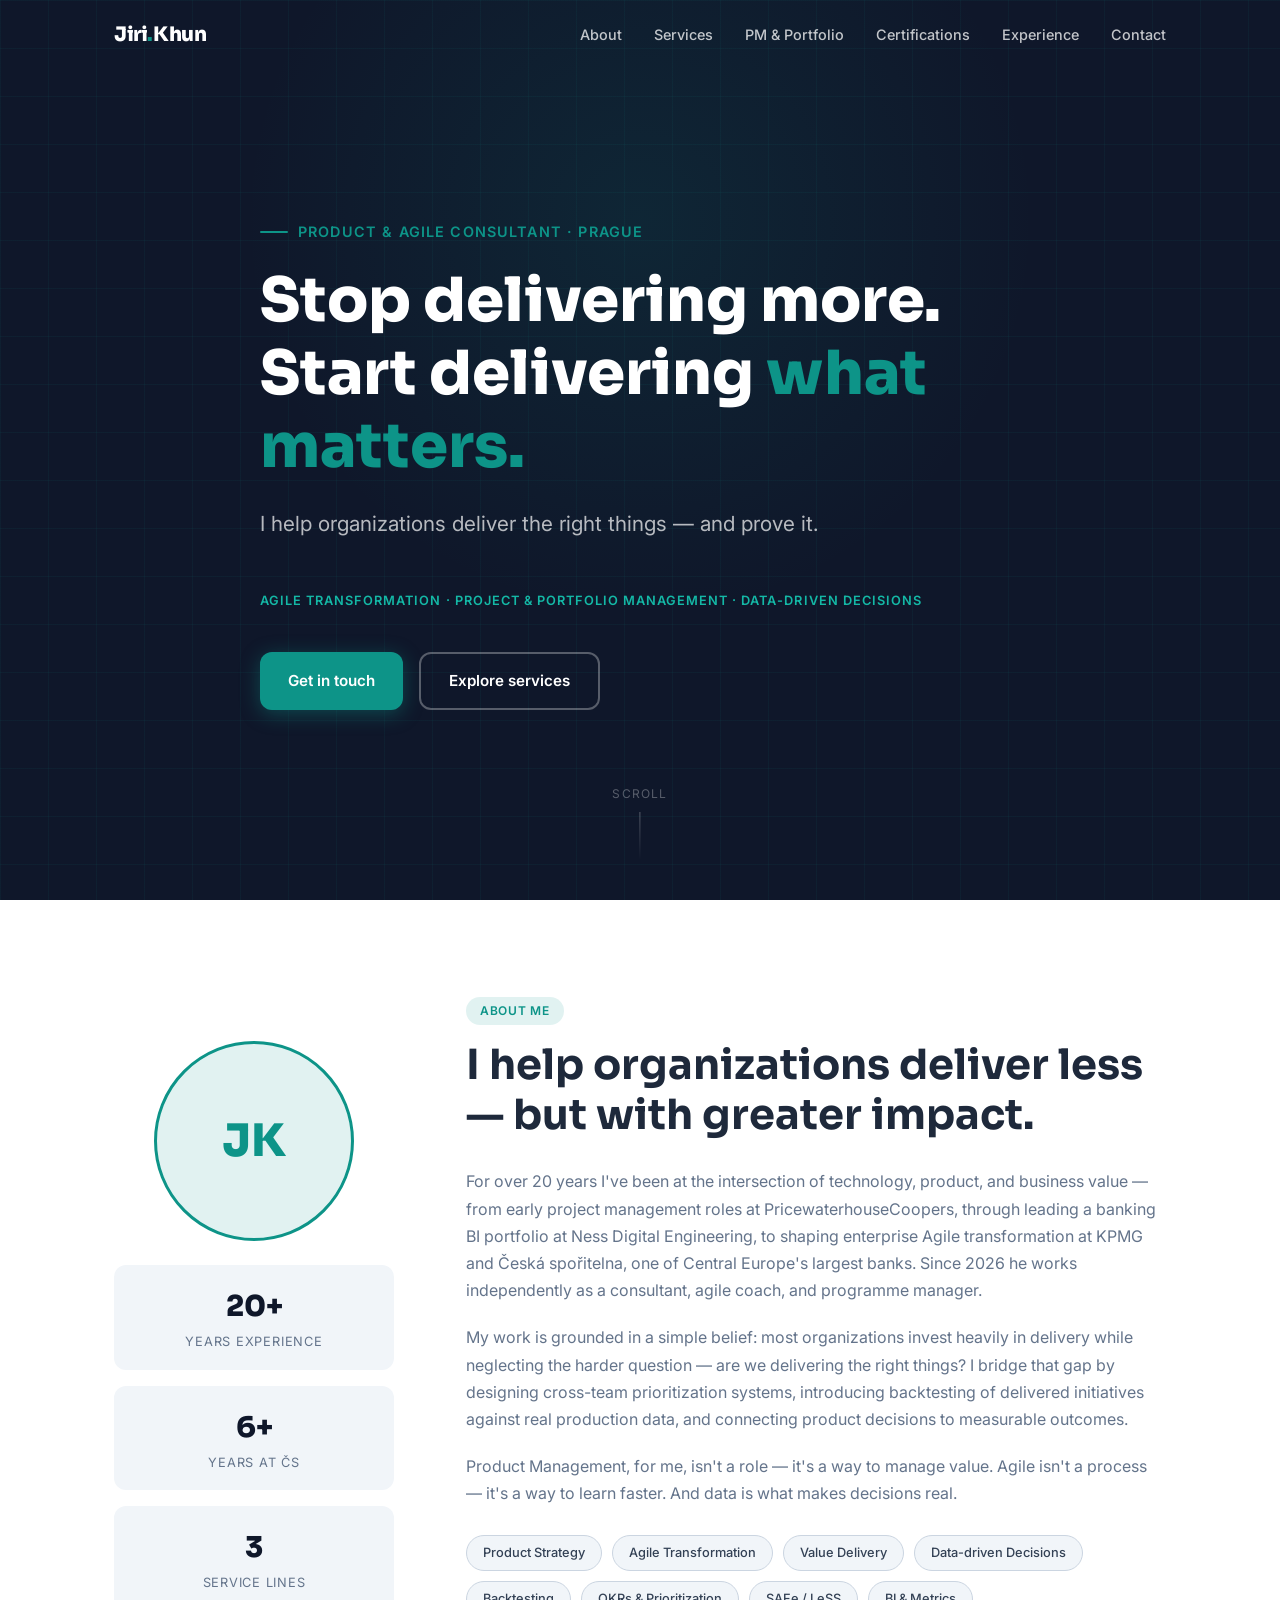
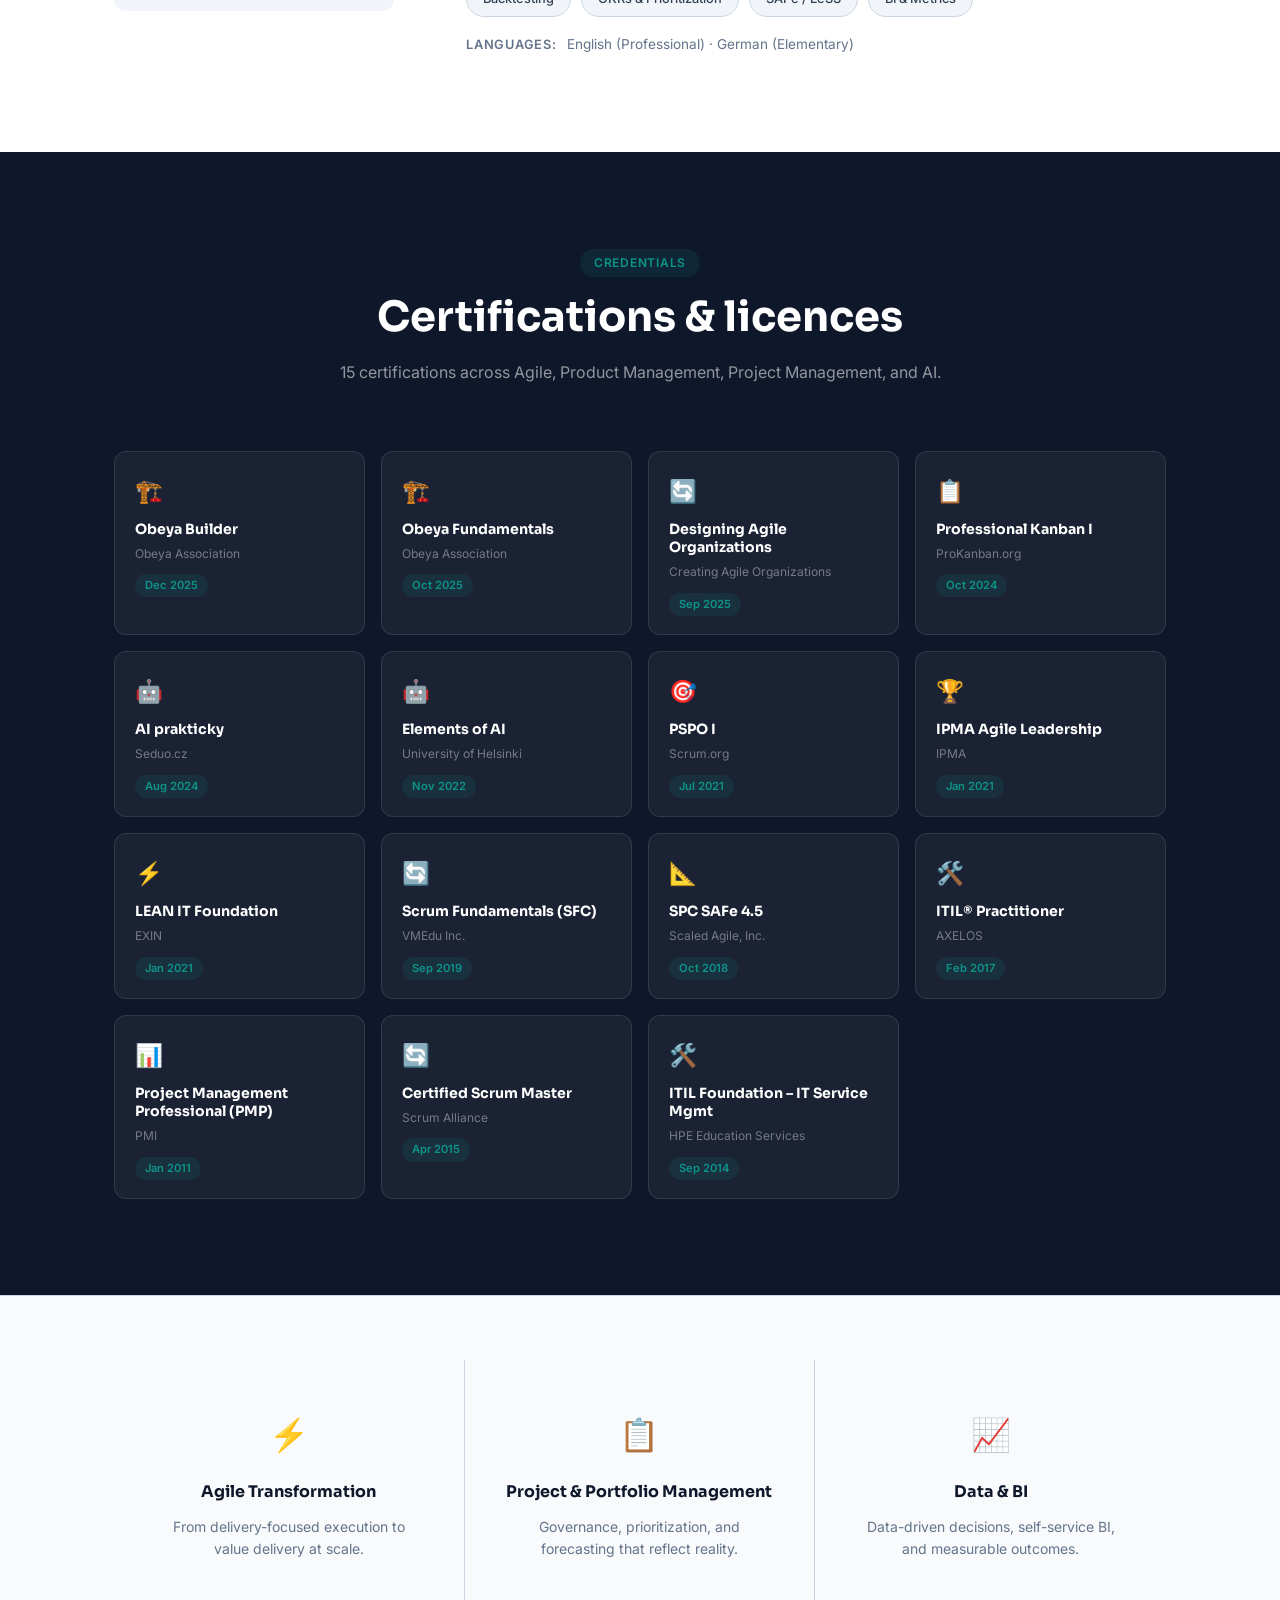
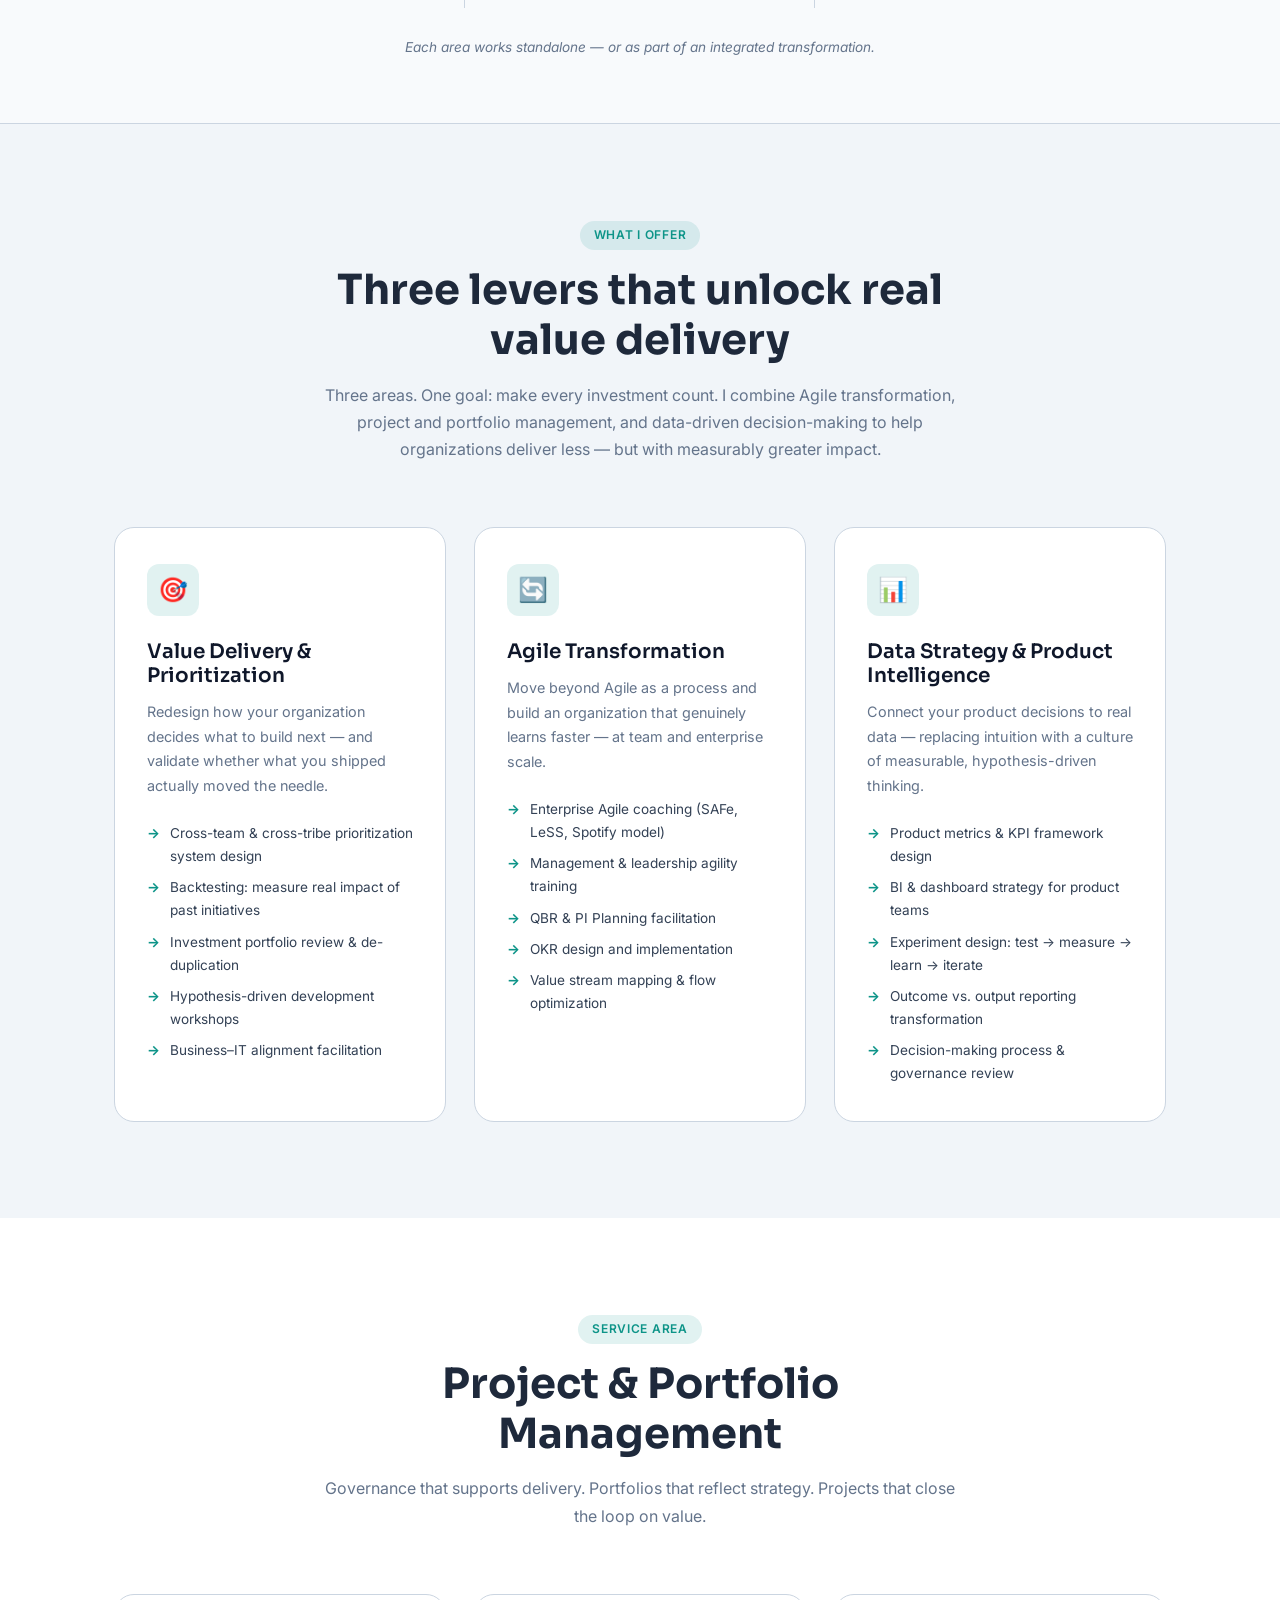
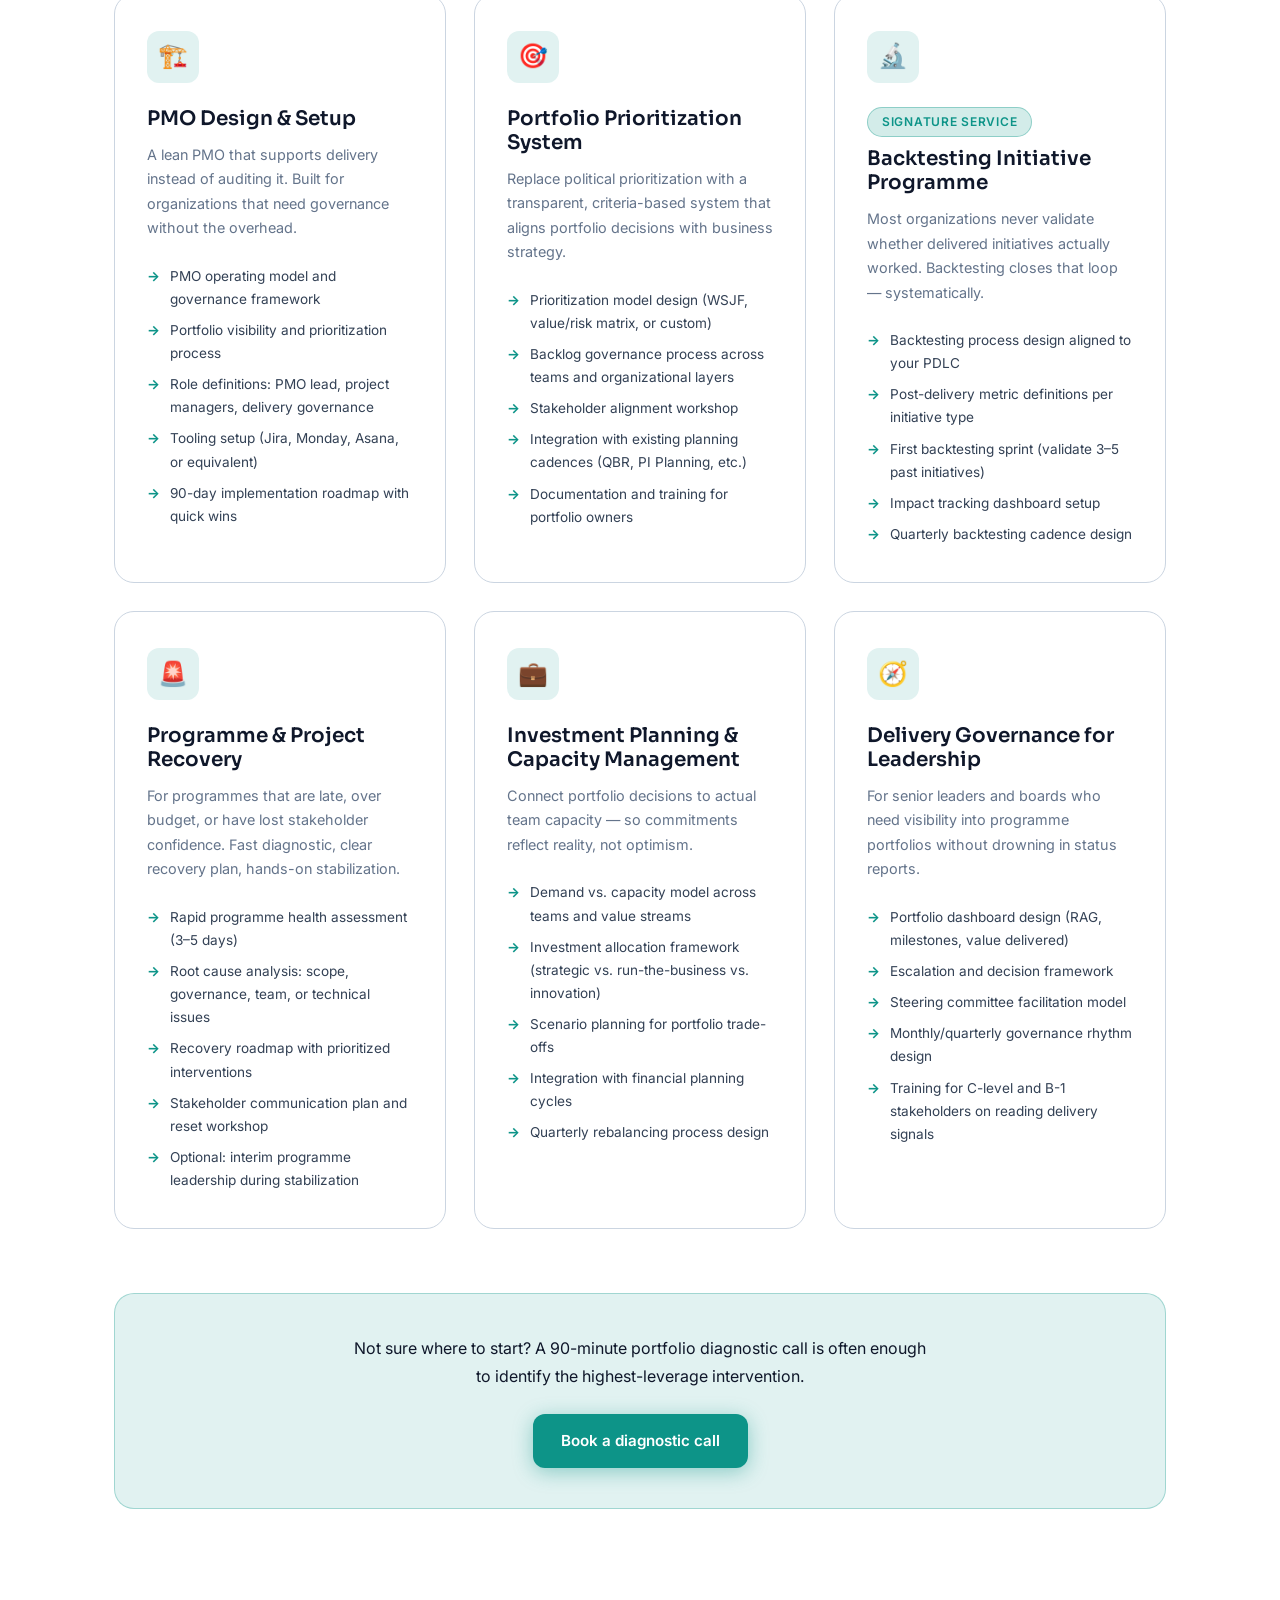
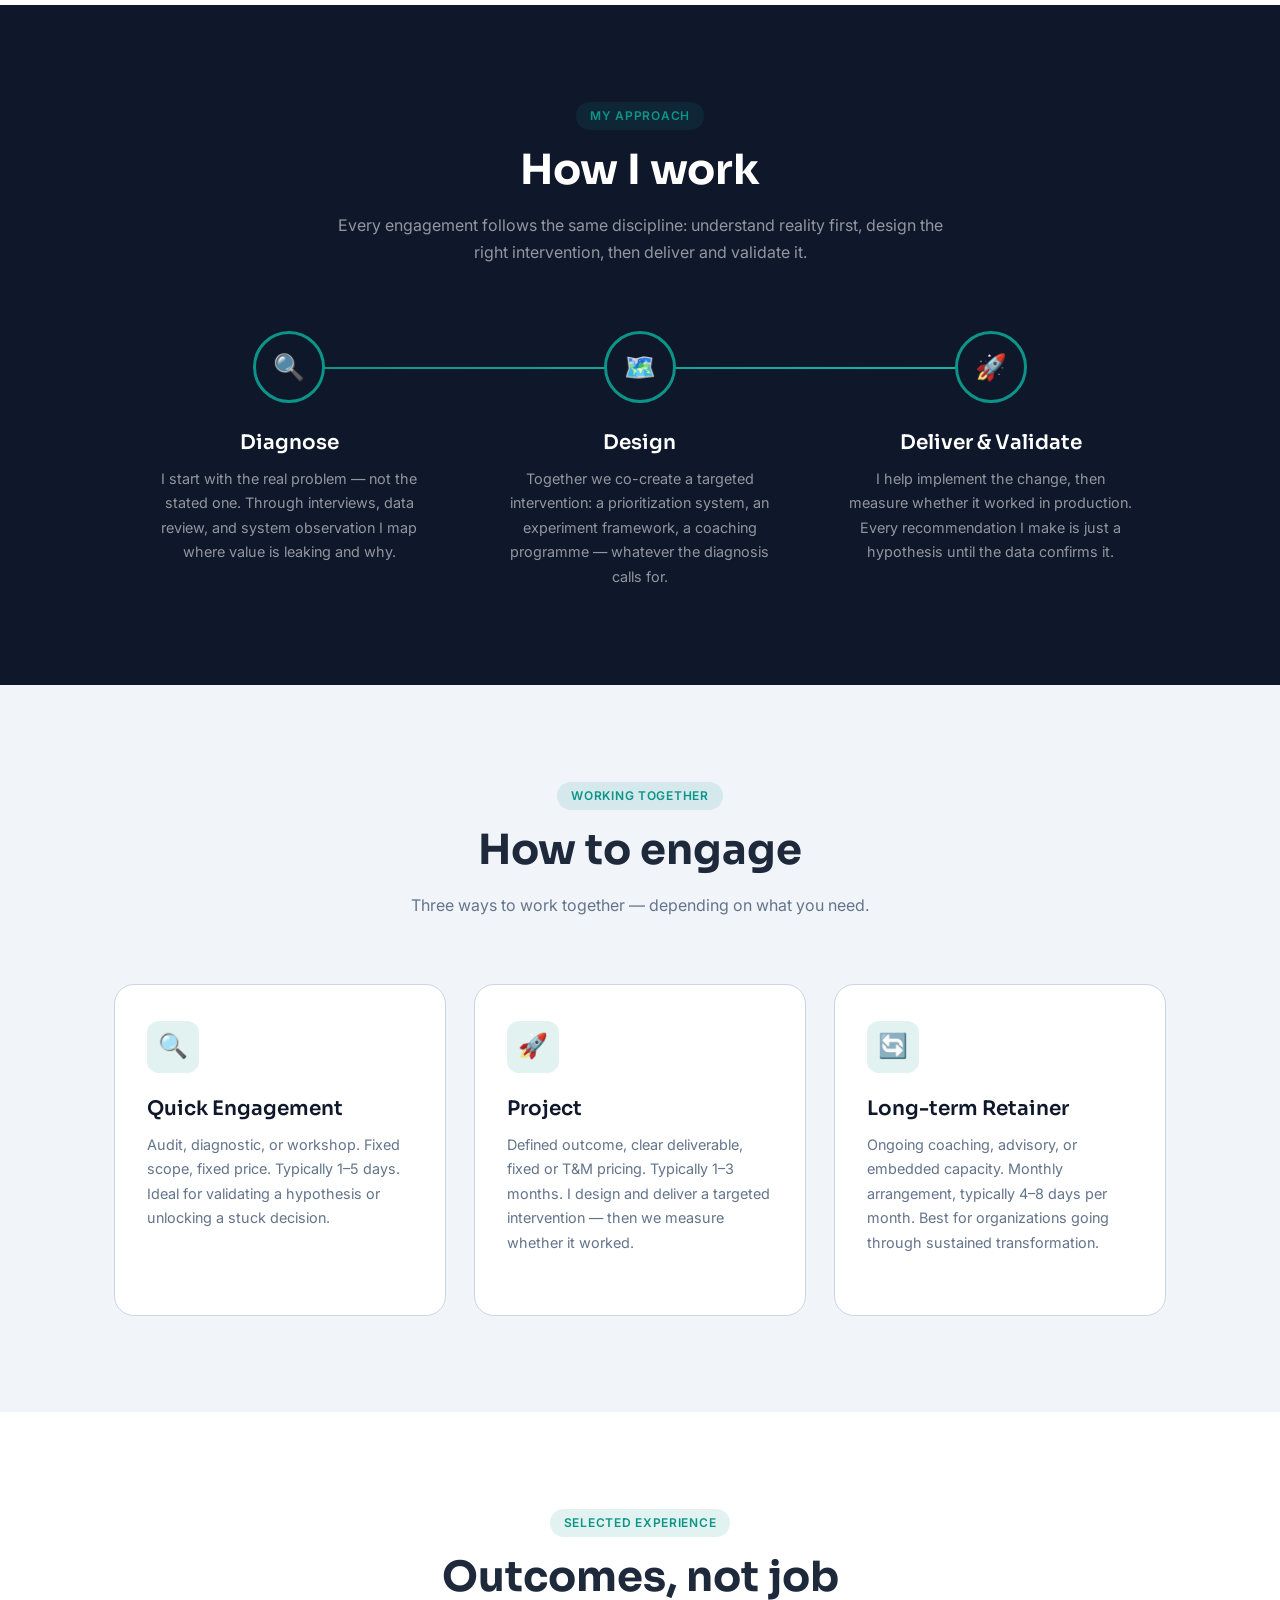
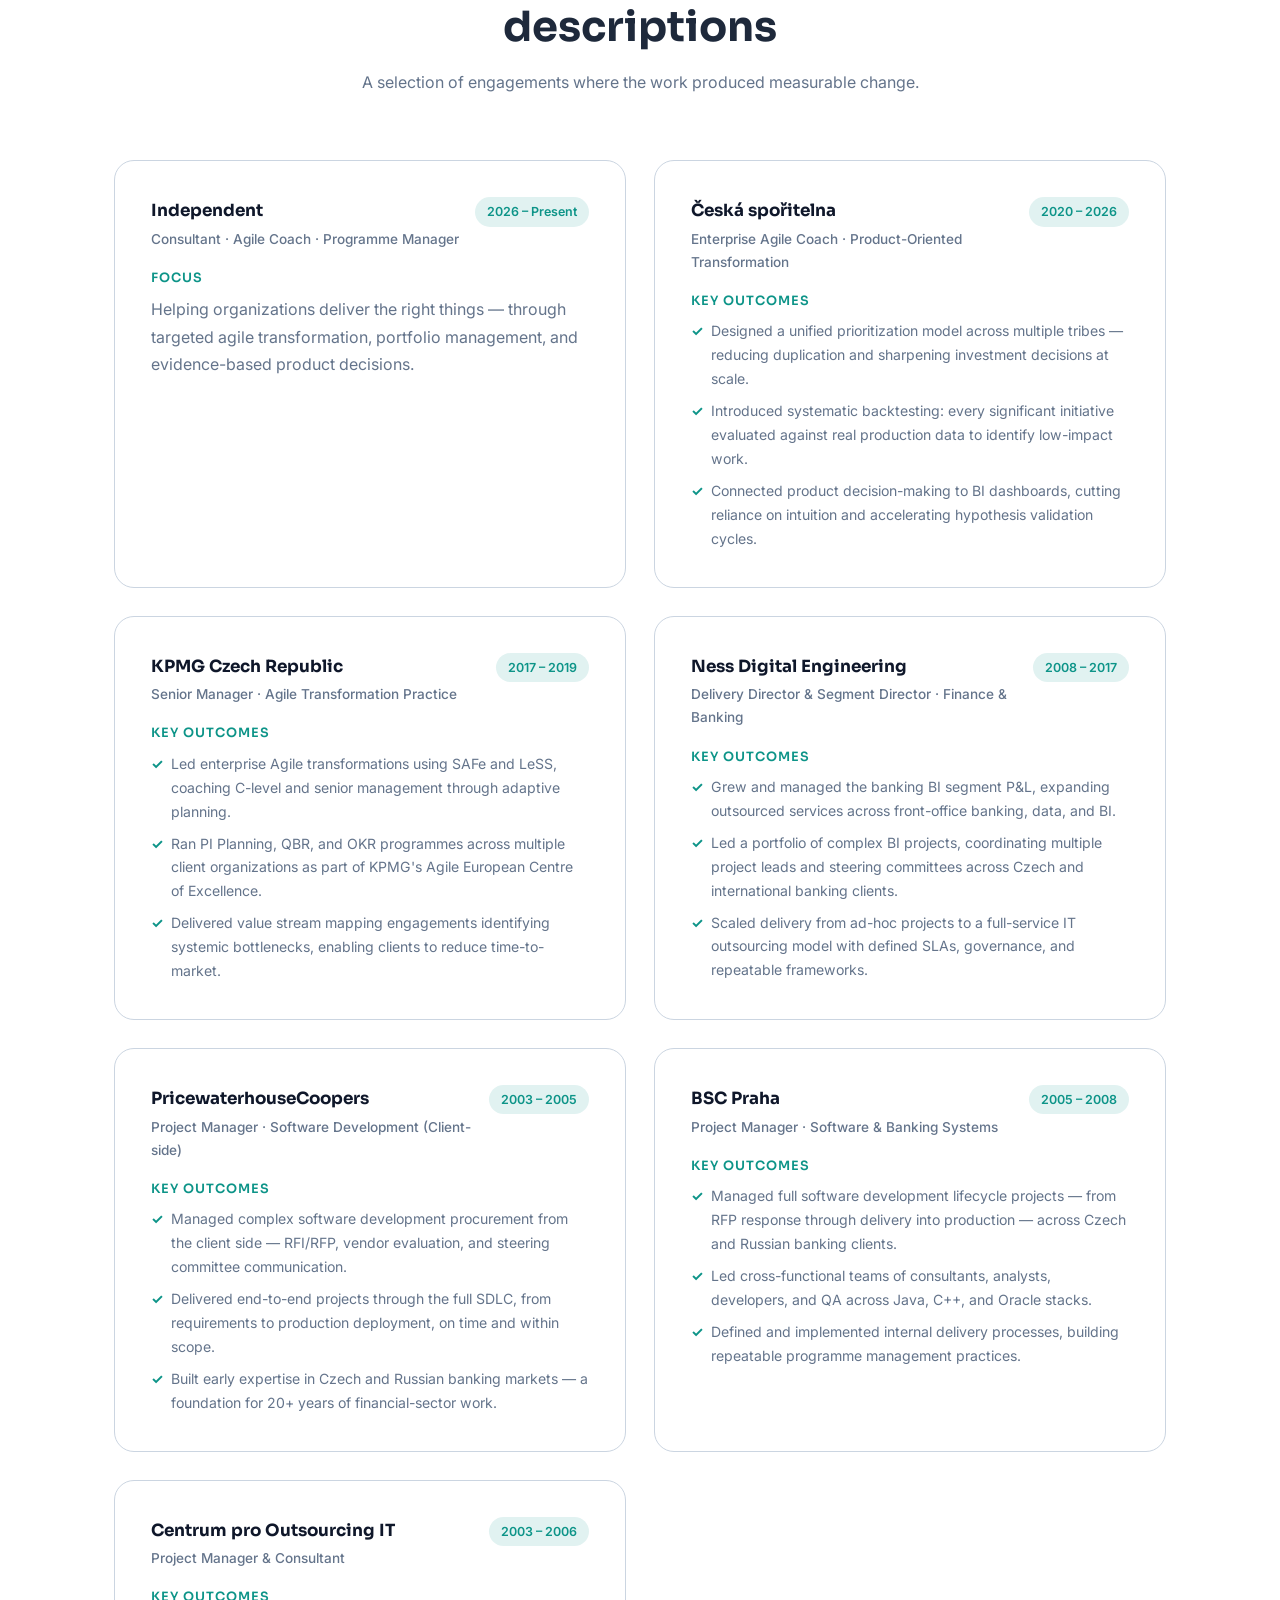
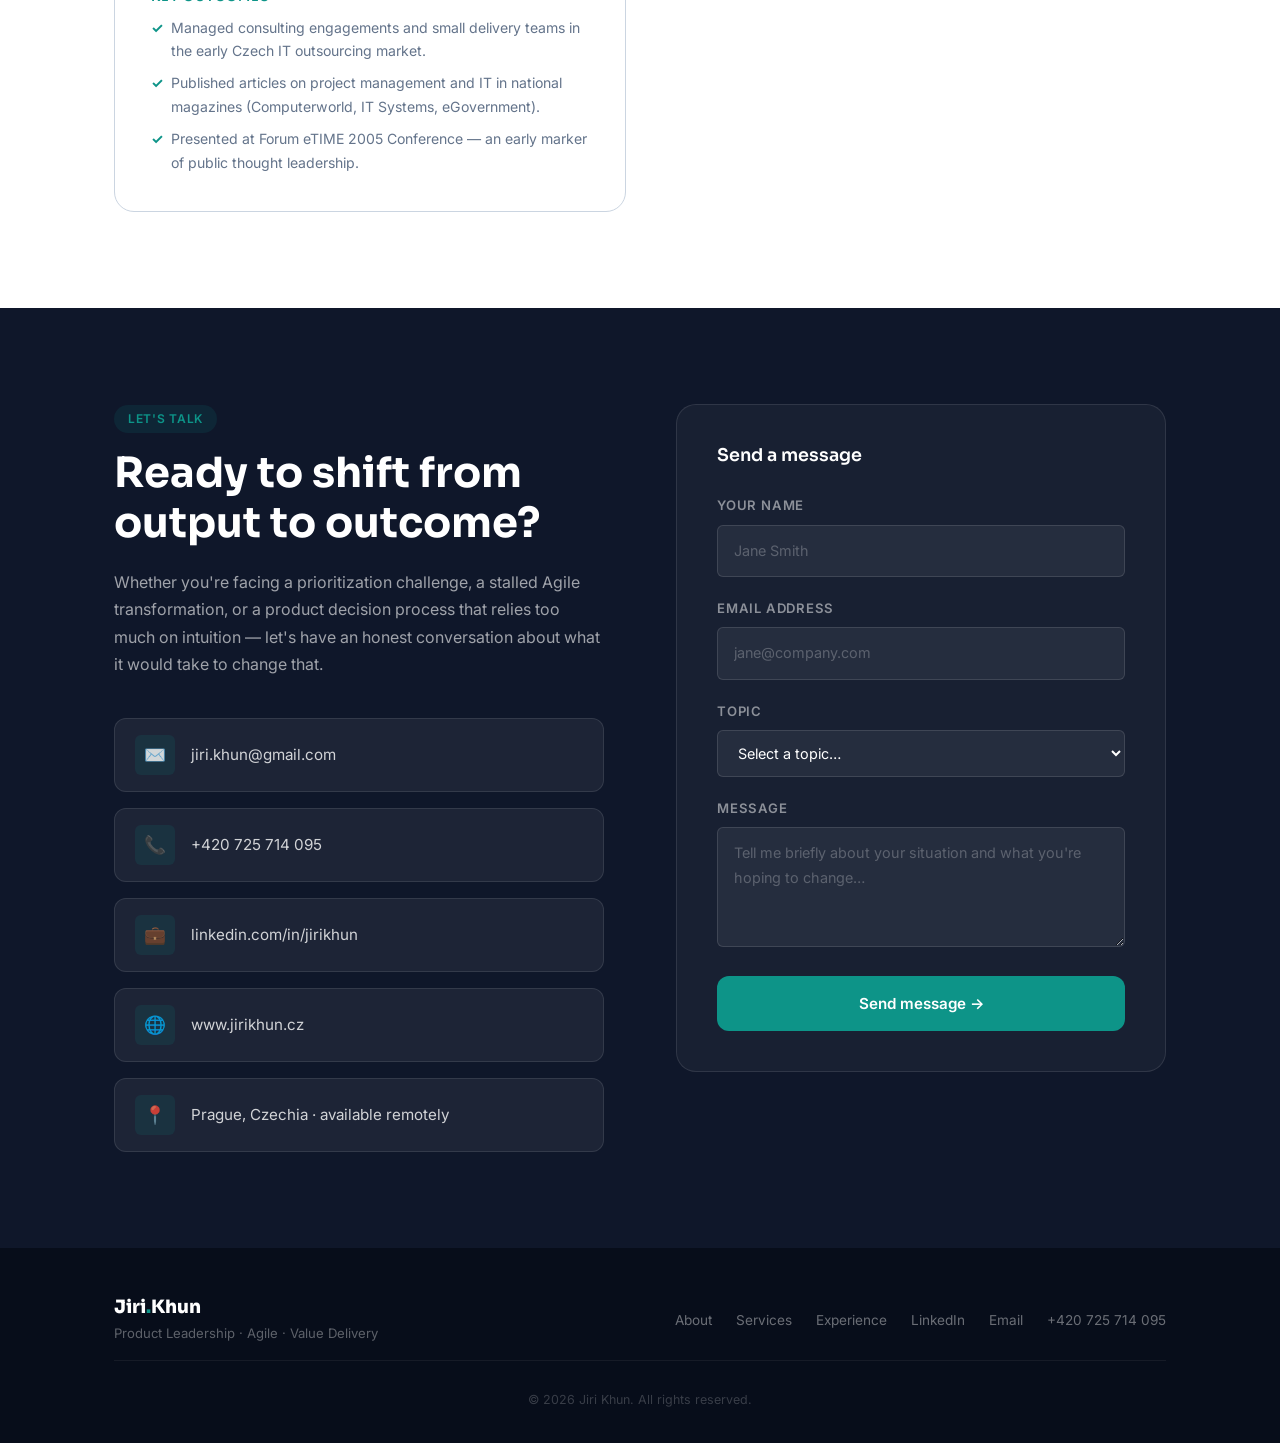
<file: index.html>
<!DOCTYPE html>
<html lang="en">
<head>
  <!-- Google tag (gtag.js) -->
  <script async src="https://www.googletagmanager.com/gtag/js?id=G-FPWML7XEZR"></script>
  <script>
    window.dataLayer = window.dataLayer || [];
    function gtag(){dataLayer.push(arguments);}
    gtag('js', new Date());
    gtag('config', 'G-FPWML7XEZR');
  </script>

  <meta charset="UTF-8" />
  <meta name="viewport" content="width=device-width, initial-scale=1.0" />
  <title>Jiří Khun | Agile Transformation · Project &amp; Portfolio Management · Data &amp; BI</title>
  <meta name="description" content="Independent consultant specializing in agile transformation, project and portfolio management, and data-driven decision-making. Based in Prague. Available for engagements across CEE and remotely." />

  <!-- Google Fonts -->
  <link rel="preconnect" href="https://fonts.googleapis.com" />
  <link rel="preconnect" href="https://fonts.gstatic.com" crossorigin />
  <link href="https://fonts.googleapis.com/css2?family=Sora:wght@400;600;700;800&family=Inter:wght@400;500;600&display=swap" rel="stylesheet" />

  <style>
    /* ─── CSS Custom Properties ─────────────────────────────────── */
    :root {
      --navy:      #0f172a;
      --navy-mid:  #1e293b;
      --navy-light:#334155;
      --teal:      #0d9488;
      --teal-light:#14b8a6;
      --teal-dim:  rgba(13,148,136,.12);
      --white:     #ffffff;
      --off-white: #f8fafc;
      --gray-100:  #f1f5f9;
      --gray-300:  #cbd5e1;
      --gray-500:  #64748b;
      --gray-700:  #334155;
      --text:      #1e293b;

      --radius-sm: 6px;
      --radius:    12px;
      --radius-lg: 20px;
      --shadow-sm: 0 1px 3px rgba(0,0,0,.08);
      --shadow:    0 4px 20px rgba(0,0,0,.1);
      --shadow-lg: 0 12px 40px rgba(0,0,0,.16);

      --max-w:     1100px;
      --section-py:96px;
    }

    /* ─── Reset & Base ─────────────────────────────────────────── */
    *, *::before, *::after { box-sizing: border-box; margin: 0; padding: 0; }
    html { scroll-behavior: smooth; font-size: 16px; }
    body {
      font-family: 'Inter', sans-serif;
      color: var(--text);
      background: var(--white);
      line-height: 1.7;
      overflow-x: hidden;
    }
    img { max-width: 100%; display: block; }
    a { color: inherit; text-decoration: none; }
    ul { list-style: none; }
    button { cursor: pointer; border: none; background: none; font: inherit; }

    /* ─── Typography ───────────────────────────────────────────── */
    h1, h2, h3, h4 { font-family: 'Sora', sans-serif; line-height: 1.2; }
    h1 { font-size: clamp(2.4rem, 5vw, 3.8rem); font-weight: 800; }
    h2 { font-size: clamp(1.8rem, 3.5vw, 2.6rem); font-weight: 700; }
    h3 { font-size: 1.25rem; font-weight: 600; }
    p  { color: var(--gray-500); }

    /* ─── Utilities ─────────────────────────────────────────────── */
    .container  { max-width: var(--max-w); margin: 0 auto; padding: 0 24px; }
    .section    { padding: var(--section-py) 0; }
    .section--dark { background: var(--navy); }
    .section--gray { background: var(--gray-100); }

    .badge {
      display: inline-block;
      padding: 4px 14px;
      border-radius: 100px;
      font-size: .75rem;
      font-weight: 600;
      letter-spacing: .06em;
      text-transform: uppercase;
      background: var(--teal-dim);
      color: var(--teal);
      margin-bottom: 16px;
    }
    .section-header {
      text-align: center;
      max-width: 640px;
      margin: 0 auto 64px;
    }
    .section-header h2 { margin-bottom: 16px; }

    .btn {
      display: inline-flex;
      align-items: center;
      gap: 8px;
      padding: 14px 28px;
      border-radius: var(--radius);
      font-weight: 600;
      font-size: .95rem;
      transition: transform .2s, box-shadow .2s, background .2s;
    }
    .btn:hover { transform: translateY(-2px); }
    .btn--primary {
      background: var(--teal);
      color: var(--white);
      box-shadow: 0 4px 20px rgba(13,148,136,.4);
    }
    .btn--primary:hover { background: var(--teal-light); box-shadow: 0 6px 28px rgba(13,148,136,.5); }
    .btn--outline {
      background: transparent;
      color: var(--white);
      border: 2px solid rgba(255,255,255,.3);
    }
    .btn--outline:hover { border-color: var(--teal); color: var(--teal); }

    /* ─── Scroll-reveal ─────────────────────────────────────────── */
    .reveal {
      opacity: 0;
      transform: translateY(32px);
      transition: opacity .65s ease, transform .65s ease;
    }
    .reveal.visible {
      opacity: 1;
      transform: translateY(0);
    }
    .reveal-delay-1 { transition-delay: .1s; }
    .reveal-delay-2 { transition-delay: .2s; }
    .reveal-delay-3 { transition-delay: .3s; }
    .reveal-delay-4 { transition-delay: .4s; }

    /* ═══════════════════════════════════════════════════════════
       NAV
    ═══════════════════════════════════════════════════════════ */
    .nav {
      position: fixed;
      top: 0; left: 0; right: 0;
      z-index: 100;
      padding: 18px 0;
      transition: background .3s, box-shadow .3s, padding .3s;
    }
    .nav.scrolled {
      background: rgba(15,23,42,.96);
      backdrop-filter: blur(12px);
      padding: 12px 0;
      box-shadow: 0 2px 20px rgba(0,0,0,.3);
    }
    .nav__inner {
      display: flex;
      align-items: center;
      justify-content: space-between;
    }
    .nav__logo {
      font-family: 'Sora', sans-serif;
      font-weight: 800;
      font-size: 1.25rem;
      color: var(--white);
      letter-spacing: -.02em;
    }
    .nav__logo span { color: var(--teal); }
    .nav__links {
      display: flex;
      gap: 32px;
      align-items: center;
    }
    .nav__links a {
      color: rgba(255,255,255,.75);
      font-size: .9rem;
      font-weight: 500;
      transition: color .2s;
    }
    .nav__links a:hover { color: var(--teal); }
    .nav__cta { padding: 9px 22px; font-size: .85rem; }
    .nav__hamburger {
      display: none;
      flex-direction: column;
      gap: 5px;
      padding: 6px;
    }
    .nav__hamburger span {
      display: block;
      width: 24px; height: 2px;
      background: var(--white);
      border-radius: 2px;
      transition: transform .3s, opacity .3s;
    }
    .nav__hamburger.open span:nth-child(1) { transform: translateY(7px) rotate(45deg); }
    .nav__hamburger.open span:nth-child(2) { opacity: 0; }
    .nav__hamburger.open span:nth-child(3) { transform: translateY(-7px) rotate(-45deg); }

    .nav__mobile {
      display: none;
      position: fixed;
      top: 64px; left: 0; right: 0;
      background: rgba(15,23,42,.98);
      backdrop-filter: blur(16px);
      padding: 24px;
      flex-direction: column;
      gap: 4px;
      border-top: 1px solid rgba(255,255,255,.08);
    }
    .nav__mobile.open { display: flex; }
    .nav__mobile a {
      color: rgba(255,255,255,.8);
      font-size: 1.1rem;
      font-weight: 500;
      padding: 12px 0;
      border-bottom: 1px solid rgba(255,255,255,.06);
      transition: color .2s;
    }
    .nav__mobile a:last-child { border-bottom: none; }
    .nav__mobile a:hover { color: var(--teal); }

    /* ═══════════════════════════════════════════════════════════
       HERO
    ═══════════════════════════════════════════════════════════ */
    .hero {
      background: var(--navy);
      min-height: 100vh;
      display: flex;
      align-items: center;
      position: relative;
      overflow: hidden;
      padding: 120px 0 96px;
    }
    .hero::before {
      content: '';
      position: absolute;
      inset: 0;
      background-image:
        linear-gradient(rgba(13,148,136,.07) 1px, transparent 1px),
        linear-gradient(90deg, rgba(13,148,136,.07) 1px, transparent 1px);
      background-size: 48px 48px;
      pointer-events: none;
    }
    .hero::after {
      content: '';
      position: absolute;
      top: -20%; left: 50%;
      transform: translateX(-50%);
      width: 800px; height: 800px;
      background: radial-gradient(circle, rgba(13,148,136,.12) 0%, transparent 70%);
      pointer-events: none;
    }
    .hero__inner {
      position: relative;
      z-index: 1;
      max-width: 760px;
    }
    .hero__eyebrow {
      display: inline-flex;
      align-items: center;
      gap: 10px;
      color: var(--teal);
      font-size: .9rem;
      font-weight: 600;
      letter-spacing: .08em;
      text-transform: uppercase;
      margin-bottom: 20px;
    }
    .hero__eyebrow::before {
      content: '';
      display: block;
      width: 28px; height: 2px;
      background: var(--teal);
      border-radius: 2px;
    }
    .hero h1 { color: var(--white); margin-bottom: 24px; }
    .hero h1 .accent { color: var(--teal); }
    .hero__value {
      font-size: clamp(1.1rem, 2vw, 1.3rem);
      color: rgba(255,255,255,.7);
      max-width: 580px;
      margin-bottom: 48px;
      line-height: 1.6;
    }
    .hero__ctas { display: flex; gap: 16px; flex-wrap: wrap; }
    .hero__scroll-hint {
      position: absolute;
      bottom: 40px; left: 50%;
      transform: translateX(-50%);
      display: flex;
      flex-direction: column;
      align-items: center;
      gap: 8px;
      color: rgba(255,255,255,.3);
      font-size: .75rem;
      letter-spacing: .1em;
      text-transform: uppercase;
    }
    .hero__scroll-hint::after {
      content: '';
      width: 1px; height: 48px;
      background: linear-gradient(to bottom, rgba(255,255,255,.3), transparent);
      animation: scroll-pulse 2s ease-in-out infinite;
    }
    @keyframes scroll-pulse {
      0%, 100% { opacity: .3; }
      50%       { opacity: 1; }
    }

    /* ═══════════════════════════════════════════════════════════
       ABOUT
    ═══════════════════════════════════════════════════════════ */
    .about__grid {
      display: grid;
      grid-template-columns: 280px 1fr;
      gap: 72px;
      align-items: center;
    }
    .about__photo-wrap {
      display: flex;
      flex-direction: column;
      align-items: center;
      gap: 24px;
    }
    .about__photo {
      width: 200px; height: 200px;
      border-radius: 50%;
      background: var(--teal-dim);
      border: 3px solid var(--teal);
      display: flex;
      align-items: center;
      justify-content: center;
      font-family: 'Sora', sans-serif;
      font-size: 2.8rem;
      font-weight: 800;
      color: var(--teal);
      flex-shrink: 0;
    }
    .about__stats {
      display: flex;
      flex-direction: column;
      gap: 16px;
      width: 100%;
    }
    .stat-card {
      background: var(--gray-100);
      border-radius: var(--radius);
      padding: 16px 20px;
      text-align: center;
      border: 1px solid transparent;
      transition: border-color .2s;
    }
    .stat-card:hover { border-color: var(--teal); }
    .stat-card__num {
      font-family: 'Sora', sans-serif;
      font-size: 1.8rem;
      font-weight: 800;
      color: var(--navy);
    }
    .stat-card__label { font-size: .8rem; color: var(--gray-500); margin: 0; text-transform: uppercase; letter-spacing: .06em; }

    .about__text p { margin-bottom: 20px; }
    .about__text p:last-of-type { margin-bottom: 0; }
    .about__tags {
      display: flex;
      flex-wrap: wrap;
      gap: 10px;
      margin-top: 28px;
    }
    .tag {
      background: var(--gray-100);
      border: 1px solid var(--gray-300);
      border-radius: 100px;
      padding: 6px 16px;
      font-size: .8rem;
      font-weight: 500;
      color: var(--gray-700);
      transition: background .2s, border-color .2s, color .2s;
    }
    .tag:hover { background: var(--teal-dim); border-color: var(--teal); color: var(--teal); }

    /* ═══════════════════════════════════════════════════════════
       SERVICES
    ═══════════════════════════════════════════════════════════ */
    .services__grid {
      display: grid;
      grid-template-columns: repeat(3, 1fr);
      gap: 28px;
    }
    .service-card {
      background: var(--white);
      border-radius: var(--radius-lg);
      padding: 36px 32px;
      border: 1px solid var(--gray-300);
      position: relative;
      overflow: hidden;
      transition: transform .3s, box-shadow .3s, border-color .3s;
    }
    .service-card::before {
      content: '';
      position: absolute;
      top: 0; left: 0; right: 0;
      height: 3px;
      background: var(--teal);
      transform: scaleX(0);
      transform-origin: left;
      transition: transform .3s;
    }
    .service-card:hover { transform: translateY(-6px); box-shadow: var(--shadow-lg); border-color: var(--teal); }
    .service-card:hover::before { transform: scaleX(1); }
    .service-card__icon {
      width: 52px; height: 52px;
      border-radius: var(--radius);
      background: var(--teal-dim);
      display: flex;
      align-items: center;
      justify-content: center;
      margin-bottom: 24px;
      font-size: 1.5rem;
    }
    .service-card h3 { color: var(--navy); margin-bottom: 12px; }
    .service-card p { font-size: .9rem; margin-bottom: 24px; }
    .service-card__list { display: flex; flex-direction: column; gap: 8px; }
    .service-card__list li {
      display: flex;
      gap: 10px;
      font-size: .85rem;
      color: var(--gray-700);
    }
    .service-card__list li::before { content: '→'; color: var(--teal); flex-shrink: 0; font-weight: 700; }

    /* ═══════════════════════════════════════════════════════════
       HOW I WORK
    ═══════════════════════════════════════════════════════════ */
    .process__steps {
      display: grid;
      grid-template-columns: repeat(3, 1fr);
      gap: 0;
      position: relative;
    }
    .process__steps::before {
      content: '';
      position: absolute;
      top: 36px;
      left: calc(100% / 6);
      right: calc(100% / 6);
      height: 2px;
      background: linear-gradient(to right, var(--teal), var(--teal-light));
      z-index: 0;
    }
    .process-step {
      display: flex;
      flex-direction: column;
      align-items: center;
      text-align: center;
      padding: 0 32px;
      position: relative;
      z-index: 1;
    }
    .process-step__num {
      width: 72px; height: 72px;
      border-radius: 50%;
      background: var(--navy);
      border: 3px solid var(--teal);
      display: flex;
      align-items: center;
      justify-content: center;
      font-size: 1.6rem;
      margin-bottom: 28px;
    }
    .process-step h3 { color: var(--white); margin-bottom: 12px; }
    .process-step p { color: rgba(255,255,255,.55); font-size: .9rem; }

    /* ═══════════════════════════════════════════════════════════
       EXPERIENCE
    ═══════════════════════════════════════════════════════════ */
    .experience__grid {
      display: grid;
      grid-template-columns: repeat(2, 1fr);
      gap: 28px;
    }
    .case-card {
      background: var(--white);
      border-radius: var(--radius-lg);
      padding: 36px;
      border: 1px solid var(--gray-300);
      transition: transform .3s, box-shadow .3s;
      display: flex;
      flex-direction: column;
      gap: 20px;
    }
    .case-card:hover { transform: translateY(-4px); box-shadow: var(--shadow-lg); }
    .case-card__meta { display: flex; justify-content: space-between; align-items: flex-start; gap: 12px; }
    .case-card__company { font-family: 'Sora', sans-serif; font-weight: 700; font-size: 1.05rem; color: var(--navy); }
    .case-card__period {
      font-size: .78rem;
      color: var(--teal);
      font-weight: 600;
      background: var(--teal-dim);
      padding: 4px 12px;
      border-radius: 100px;
      white-space: nowrap;
      flex-shrink: 0;
    }
    .case-card__role { font-size: .85rem; color: var(--gray-500); font-weight: 500; margin-top: 2px; }
    .case-card__outcome h4 {
      font-size: .8rem;
      text-transform: uppercase;
      letter-spacing: .08em;
      color: var(--teal);
      margin-bottom: 10px;
      font-weight: 600;
    }
    .case-card__outcome ul { display: flex; flex-direction: column; gap: 8px; }
    .case-card__outcome ul li {
      font-size: .88rem;
      color: var(--gray-500);
      display: flex;
      gap: 8px;
    }
    .case-card__outcome ul li::before { content: '✓'; color: var(--teal); font-weight: 700; flex-shrink: 0; }

    /* ═══════════════════════════════════════════════════════════
       TESTIMONIALS
    ═══════════════════════════════════════════════════════════ */
    .testimonials__grid { display: grid; grid-template-columns: repeat(auto-fill, minmax(300px, 1fr)); gap: 28px; }
    .testimonial-card {
      background: var(--white);
      border-radius: var(--radius-lg);
      padding: 40px 36px;
      border: 1px solid var(--gray-300);
      position: relative;
    }
    .testimonial-card::before {
      content: '\201C';
      font-family: 'Sora', sans-serif;
      font-size: 5rem;
      line-height: 1;
      color: var(--teal);
      opacity: .2;
      position: absolute;
      top: 16px; left: 28px;
    }
    .testimonial-card__text {
      font-size: 1rem;
      line-height: 1.75;
      color: var(--gray-700);
      margin-bottom: 28px;
      position: relative;
      z-index: 1;
    }
    .testimonial-card__author { display: flex; align-items: center; gap: 16px; }
    .testimonial-card__avatar {
      width: 48px; height: 48px;
      border-radius: 50%;
      background: var(--teal-dim);
      border: 2px solid var(--teal);
      display: flex;
      align-items: center;
      justify-content: center;
      font-family: 'Sora', sans-serif;
      font-weight: 700;
      color: var(--teal);
      font-size: .9rem;
      flex-shrink: 0;
    }
    .testimonial-card__name { font-weight: 600; color: var(--navy); font-size: .95rem; }
    .testimonial-card__title { font-size: .8rem; color: var(--gray-500); margin: 0; }

    /* ═══════════════════════════════════════════════════════════
       CERTIFICATIONS
    ═══════════════════════════════════════════════════════════ */
    .certs { padding: var(--section-py) 0; background: var(--navy); }
    .certs__grid {
      display: grid;
      grid-template-columns: repeat(auto-fill, minmax(200px, 1fr));
      gap: 16px;
      margin-top: 48px;
    }
    .cert-card {
      background: rgba(255,255,255,.05);
      border: 1px solid rgba(255,255,255,.1);
      border-radius: var(--radius);
      padding: 20px 20px 18px;
      transition: background .2s, border-color .2s, transform .2s;
    }
    .cert-card:hover { background: rgba(13,148,136,.12); border-color: var(--teal); transform: translateY(-3px); }
    .cert-card__icon { font-size: 1.4rem; margin-bottom: 10px; }
    .cert-card__name {
      font-family: 'Sora', sans-serif;
      font-size: .88rem;
      font-weight: 700;
      color: var(--white);
      line-height: 1.3;
      margin-bottom: 6px;
    }
    .cert-card__issuer { font-size: .75rem; color: rgba(255,255,255,.4); margin: 0; }
    .cert-card__year {
      display: inline-block;
      margin-top: 10px;
      font-size: .7rem;
      font-weight: 600;
      color: var(--teal);
      background: var(--teal-dim);
      padding: 2px 10px;
      border-radius: 100px;
    }

    /* ═══════════════════════════════════════════════════════════
       CONTACT
    ═══════════════════════════════════════════════════════════ */
    .contact__grid { display: grid; grid-template-columns: 1fr 1fr; gap: 72px; align-items: start; }
    .contact__info h2 { color: var(--white); margin-bottom: 20px; }
    .contact__info p { color: rgba(255,255,255,.6); margin-bottom: 40px; }
    .contact__links { display: flex; flex-direction: column; gap: 16px; }
    .contact__link {
      display: flex;
      align-items: center;
      gap: 16px;
      color: rgba(255,255,255,.8);
      font-size: .95rem;
      padding: 16px 20px;
      background: rgba(255,255,255,.06);
      border: 1px solid rgba(255,255,255,.1);
      border-radius: var(--radius);
      transition: background .2s, border-color .2s;
    }
    .contact__link:hover { background: rgba(13,148,136,.15); border-color: var(--teal); }
    .contact__link__icon {
      width: 40px; height: 40px;
      border-radius: var(--radius-sm);
      background: var(--teal-dim);
      display: flex;
      align-items: center;
      justify-content: center;
      font-size: 1.1rem;
      flex-shrink: 0;
    }
    .booking-block {
      margin-top: 28px;
      padding: 24px;
      background: rgba(13,148,136,.1);
      border: 1px dashed var(--teal);
      border-radius: var(--radius);
      text-align: center;
      color: rgba(255,255,255,.5);
      font-size: .85rem;
    }
    .booking-block a { color: var(--teal); text-decoration: underline; }

    .contact__form {
      background: rgba(255,255,255,.04);
      border: 1px solid rgba(255,255,255,.1);
      border-radius: var(--radius-lg);
      padding: 40px;
    }
    .contact__form h3 { color: var(--white); margin-bottom: 28px; font-size: 1.1rem; }
    .form-group { margin-bottom: 20px; }
    .form-group label {
      display: block;
      font-size: .82rem;
      font-weight: 600;
      text-transform: uppercase;
      letter-spacing: .06em;
      color: rgba(255,255,255,.5);
      margin-bottom: 8px;
    }
    .form-group input,
    .form-group textarea,
    .form-group select {
      width: 100%;
      padding: 13px 16px;
      background: rgba(255,255,255,.06);
      border: 1px solid rgba(255,255,255,.12);
      border-radius: var(--radius-sm);
      color: var(--white);
      font: inherit;
      font-size: .9rem;
      outline: none;
      transition: border-color .2s, background .2s;
    }
    .form-group input::placeholder,
    .form-group textarea::placeholder { color: rgba(255,255,255,.25); }
    .form-group input:focus,
    .form-group textarea:focus,
    .form-group select:focus { border-color: var(--teal); background: rgba(13,148,136,.08); }
    .form-group select option { background: var(--navy); }
    .form-group textarea { resize: vertical; min-height: 120px; }
    .form__submit {
      width: 100%;
      padding: 15px;
      background: var(--teal);
      color: var(--white);
      font-family: 'Inter', sans-serif;
      font-size: .95rem;
      font-weight: 600;
      border-radius: var(--radius);
      transition: background .2s, transform .2s;
    }
    .form__submit:hover { background: var(--teal-light); transform: translateY(-1px); }

    /* ═══════════════════════════════════════════════════════════
       FOOTER
    ═══════════════════════════════════════════════════════════ */
    .footer { background: #070d1a; padding: 48px 0 32px; }
    .footer__inner { display: flex; justify-content: space-between; align-items: center; flex-wrap: wrap; gap: 24px; }
    .footer__brand h3 { font-family: 'Sora', sans-serif; font-weight: 800; font-size: 1.15rem; color: var(--white); }
    .footer__brand h3 span { color: var(--teal); }
    .footer__brand p { font-size: .82rem; color: rgba(255,255,255,.35); margin-top: 4px; }
    .footer__links { display: flex; gap: 24px; align-items: center; }
    .footer__links a { color: rgba(255,255,255,.4); font-size: .85rem; transition: color .2s; }
    .footer__links a:hover { color: var(--teal); }
    .footer__copy {
      width: 100%;
      text-align: center;
      font-size: .78rem;
      color: rgba(255,255,255,.2);
      padding-top: 28px;
      border-top: 1px solid rgba(255,255,255,.06);
      margin-top: 16px;
    }

    /* ─── Hero Areas Tag Row ────────────────────────────────────── */
    .hero__areas {
      font-size: .8rem;
      font-weight: 600;
      letter-spacing: .08em;
      text-transform: uppercase;
      color: var(--teal-light);
      margin-bottom: 40px;
      line-height: 1.8;
    }

    /* ─── Three-Pillar Block ─────────────────────────────────────── */
    .pillars {
      padding: 64px 0;
      background: var(--off-white);
      border-top: 1px solid var(--gray-300);
      border-bottom: 1px solid var(--gray-300);
    }
    .pillars__grid {
      display: grid;
      grid-template-columns: repeat(3, 1fr);
      gap: 0;
    }
    .pillar {
      padding: 48px 40px;
      text-align: center;
      border-right: 1px solid var(--gray-300);
      transition: background .2s;
    }
    .pillar:last-child { border-right: none; }
    .pillar:hover { background: var(--teal-dim); }
    .pillar__icon { font-size: 2rem; margin-bottom: 16px; }
    .pillar__title {
      font-family: 'Sora', sans-serif;
      font-size: 1rem;
      font-weight: 700;
      color: var(--navy);
      margin-bottom: 10px;
    }
    .pillar__line {
      font-size: .875rem;
      color: var(--gray-500);
      line-height: 1.6;
      margin: 0;
    }
    .pillars__footer {
      text-align: center;
      margin-top: 28px;
      font-size: .85rem;
      color: var(--gray-500);
      font-style: italic;
    }

    /* ─── PM & Portfolio CTA block ───────────────────────────────── */
    .pm-cta {
      margin-top: 64px;
      padding: 40px 48px;
      background: var(--teal-dim);
      border: 1px solid rgba(13,148,136,.3);
      border-radius: var(--radius-lg);
      text-align: center;
    }
    .pm-cta p {
      font-size: 1rem;
      color: var(--navy);
      max-width: 580px;
      margin: 0 auto 24px;
      line-height: 1.75;
    }

    /* ─── Signature badge variant ────────────────────────────────── */
    .badge--signature {
      background: rgba(13,148,136,.18);
      color: var(--teal);
      border: 1px solid rgba(13,148,136,.35);
      margin-bottom: 10px;
    }

    /* ═══════════════════════════════════════════════════════════
       RESPONSIVE
    ═══════════════════════════════════════════════════════════ */
    @media (max-width: 900px) {
      :root { --section-py: 72px; }
      .services__grid { grid-template-columns: 1fr; }
      .about__grid { grid-template-columns: 1fr; }
      .about__photo-wrap { flex-direction: row; align-items: flex-start; }
      .about__stats { flex-direction: row; flex-wrap: wrap; }
      .stat-card { flex: 1 1 calc(50% - 8px); }
      .experience__grid { grid-template-columns: 1fr; }
      .testimonials__grid { grid-template-columns: 1fr; }
      .contact__grid { grid-template-columns: 1fr; gap: 40px; }
      .process__steps { grid-template-columns: 1fr; gap: 40px; }
      .process__steps::before { display: none; }
      .pillars__grid { grid-template-columns: 1fr; }
      .pillar { border-right: none; border-bottom: 1px solid var(--gray-300); }
      .pillar:last-child { border-bottom: none; }
      .pm-cta { padding: 32px 24px; }
      .footer__inner { justify-content: center; text-align: center; }
    }
    @media (max-width: 768px) {
      .nav__links, .nav__cta { display: none; }
      .nav__hamburger { display: flex; }
      .hero__ctas { flex-direction: column; }
      .hero__ctas .btn { text-align: center; justify-content: center; }
    }
    @media (max-width: 480px) {
      .about__photo-wrap { flex-direction: column; align-items: center; }
      .about__stats { flex-direction: column; }
      .stat-card { flex: unset; width: 100%; }
    }
  </style>
</head>
<body>

  <!-- ═══════════════════════════════════════════════════════════
       NAV
  ═══════════════════════════════════════════════════════════ -->
  <header>
    <nav class="nav" id="mainNav" aria-label="Main navigation">
      <div class="container nav__inner">
        <a href="#home" class="nav__logo">Jiri<span>.</span>Khun</a>
        <ul class="nav__links" role="list">
          <li><a href="#about">About</a></li>
          <li><a href="#services">Services</a></li>
          <li><a href="#pm-portfolio">PM &amp; Portfolio</a></li>
          <li><a href="#certifications">Certifications</a></li>
          <li><a href="#experience">Experience</a></li>
          <li><a href="#contact">Contact</a></li>
        </ul>
        <button class="nav__hamburger" id="hamburger" aria-label="Toggle navigation menu" aria-expanded="false">
          <span></span><span></span><span></span>
        </button>
      </div>
    </nav>
    <nav class="nav__mobile" id="mobileMenu" aria-label="Mobile navigation">
      <a href="#about" class="mobile-link">About</a>
      <a href="#services" class="mobile-link">Services</a>
      <a href="#pm-portfolio" class="mobile-link">PM &amp; Portfolio</a>
      <a href="#certifications" class="mobile-link">Certifications</a>
      <a href="#process" class="mobile-link">How I Work</a>
      <a href="#experience" class="mobile-link">Experience</a>
      <a href="#contact" class="mobile-link">Contact</a>
    </nav>
  </header>

  <main>
    <!-- ═══════════════════════════════════════════════════════════
         HERO
    ═══════════════════════════════════════════════════════════ -->
    <section class="hero" id="home" aria-labelledby="hero-heading">
      <div class="container">
        <div class="hero__inner">
          <div class="hero__eyebrow" aria-hidden="true">Product &amp; Agile Consultant · Prague</div>
          <h1 id="hero-heading">
            Stop delivering more.<br />
            Start delivering <span class="accent">what matters.</span>
          </h1>
          <p class="hero__value">
            I help organizations deliver the right things — and prove it.
          </p>
          <p class="hero__areas">Agile transformation · Project &amp; portfolio management · Data-driven decisions</p>
          <div class="hero__ctas">
            <a href="#contact" class="btn btn--primary" aria-label="Contact Jiri Khun">Get in touch</a>
            <a href="#services" class="btn btn--outline">Explore services</a>
          </div>
        </div>
      </div>
      <div class="hero__scroll-hint" aria-hidden="true">scroll</div>
    </section>

    <!-- ═══════════════════════════════════════════════════════════
         ABOUT
    ═══════════════════════════════════════════════════════════ -->
    <section class="section" id="about" aria-labelledby="about-heading">
      <div class="container">
        <div class="about__grid">

          <div class="about__photo-wrap reveal">
            <!-- TODO: replace — swap with <img src="photo.jpg" alt="Jiri Khun" style="width:200px;height:200px;border-radius:50%;object-fit:cover;" /> -->
            <div class="about__photo" role="img" aria-label="Jiri Khun — photo placeholder">JK</div>
            <div class="about__stats">
              <div class="stat-card">
                <div class="stat-card__num">20+</div>
                <p class="stat-card__label">Years experience</p>
              </div>
              <div class="stat-card">
                <div class="stat-card__num">6+</div>
                <p class="stat-card__label">Years at ČS</p>
              </div>
              <div class="stat-card">
                <div class="stat-card__num">3</div>
                <p class="stat-card__label">Service lines</p>
              </div>
            </div>
          </div>

          <div class="about__text reveal reveal-delay-1">
            <span class="badge">About me</span>
            <h2 id="about-heading">I help organizations deliver less — but with greater impact.</h2>
            <br />
            <p>
              For over 20 years I've been at the intersection of technology, product, and business value —
              from early project management roles at PricewaterhouseCoopers, through leading a banking BI
              portfolio at Ness Digital Engineering, to shaping enterprise Agile transformation at
              KPMG and Česká spořitelna, one of Central Europe's largest banks. Since 2026 he works independently as a consultant, agile coach, and programme manager.
            </p>
            <p>
              My work is grounded in a simple belief: most organizations invest heavily in delivery while
              neglecting the harder question — are we delivering the right things? I bridge that gap by
              designing cross-team prioritization systems, introducing backtesting of delivered initiatives
              against real production data, and connecting product decisions to measurable outcomes.
            </p>
            <p>
              Product Management, for me, isn't a role — it's a way to manage value. Agile isn't a
              process — it's a way to learn faster. And data is what makes decisions real.
            </p>
            <div class="about__tags" aria-label="Core competencies">
              <span class="tag">Product Strategy</span>
              <span class="tag">Agile Transformation</span>
              <span class="tag">Value Delivery</span>
              <span class="tag">Data-driven Decisions</span>
              <span class="tag">Backtesting</span>
              <span class="tag">OKRs &amp; Prioritization</span>
              <span class="tag">SAFe / LeSS</span>
              <span class="tag">BI &amp; Metrics</span>
            </div>
            <div style="margin-top:16px; display:flex; align-items:center; gap:10px; flex-wrap:wrap;">
              <span style="font-size:.8rem; font-weight:600; color:var(--gray-500); text-transform:uppercase; letter-spacing:.06em;">Languages:</span>
              <span style="font-size:.85rem; color:var(--gray-500);">English (Professional) · German (Elementary)</span>
            </div>
          </div>

        </div>
      </div>
    </section>

    <!-- Certifications section -->
    <section class="certs" id="certifications" aria-labelledby="certs-heading">
      <div class="container">
        <div class="section-header reveal" style="color:var(--white)">
          <span class="badge">Credentials</span>
          <h2 id="certs-heading" style="color:var(--white)">Certifications &amp; licences</h2>
          <p style="color:rgba(255,255,255,.55)">15 certifications across Agile, Product Management, Project Management, and AI.</p>
        </div>
        <ul class="certs__grid" role="list">
          <li class="cert-card reveal">
            <div class="cert-card__icon">🏗️</div>
            <div class="cert-card__name">Obeya Builder</div>
            <p class="cert-card__issuer">Obeya Association</p>
            <span class="cert-card__year">Dec 2025</span>
          </li>
          <li class="cert-card reveal reveal-delay-1">
            <div class="cert-card__icon">🏗️</div>
            <div class="cert-card__name">Obeya Fundamentals</div>
            <p class="cert-card__issuer">Obeya Association</p>
            <span class="cert-card__year">Oct 2025</span>
          </li>
          <li class="cert-card reveal reveal-delay-2">
            <div class="cert-card__icon">🔄</div>
            <div class="cert-card__name">Designing Agile Organizations</div>
            <p class="cert-card__issuer">Creating Agile Organizations</p>
            <span class="cert-card__year">Sep 2025</span>
          </li>
          <li class="cert-card reveal reveal-delay-3">
            <div class="cert-card__icon">📋</div>
            <div class="cert-card__name">Professional Kanban I</div>
            <p class="cert-card__issuer">ProKanban.org</p>
            <span class="cert-card__year">Oct 2024</span>
          </li>
          <li class="cert-card reveal">
            <div class="cert-card__icon">🤖</div>
            <div class="cert-card__name">AI prakticky</div>
            <p class="cert-card__issuer">Seduo.cz</p>
            <span class="cert-card__year">Aug 2024</span>
          </li>
          <li class="cert-card reveal reveal-delay-1">
            <div class="cert-card__icon">🤖</div>
            <div class="cert-card__name">Elements of AI</div>
            <p class="cert-card__issuer">University of Helsinki</p>
            <span class="cert-card__year">Nov 2022</span>
          </li>
          <li class="cert-card reveal reveal-delay-2">
            <div class="cert-card__icon">🎯</div>
            <div class="cert-card__name">PSPO I</div>
            <p class="cert-card__issuer">Scrum.org</p>
            <span class="cert-card__year">Jul 2021</span>
          </li>
          <li class="cert-card reveal reveal-delay-3">
            <div class="cert-card__icon">🏆</div>
            <div class="cert-card__name">IPMA Agile Leadership</div>
            <p class="cert-card__issuer">IPMA</p>
            <span class="cert-card__year">Jan 2021</span>
          </li>
          <li class="cert-card reveal">
            <div class="cert-card__icon">⚡</div>
            <div class="cert-card__name">LEAN IT Foundation</div>
            <p class="cert-card__issuer">EXIN</p>
            <span class="cert-card__year">Jan 2021</span>
          </li>
          <li class="cert-card reveal reveal-delay-1">
            <div class="cert-card__icon">🔄</div>
            <div class="cert-card__name">Scrum Fundamentals (SFC)</div>
            <p class="cert-card__issuer">VMEdu Inc.</p>
            <span class="cert-card__year">Sep 2019</span>
          </li>
          <li class="cert-card reveal reveal-delay-2">
            <div class="cert-card__icon">📐</div>
            <div class="cert-card__name">SPC SAFe 4.5</div>
            <p class="cert-card__issuer">Scaled Agile, Inc.</p>
            <span class="cert-card__year">Oct 2018</span>
          </li>
          <li class="cert-card reveal reveal-delay-3">
            <div class="cert-card__icon">🛠️</div>
            <div class="cert-card__name">ITIL® Practitioner</div>
            <p class="cert-card__issuer">AXELOS</p>
            <span class="cert-card__year">Feb 2017</span>
          </li>
          <li class="cert-card reveal">
            <div class="cert-card__icon">📊</div>
            <div class="cert-card__name">Project Management Professional (PMP)</div>
            <p class="cert-card__issuer">PMI</p>
            <span class="cert-card__year">Jan 2011</span>
          </li>
          <li class="cert-card reveal reveal-delay-1">
            <div class="cert-card__icon">🔄</div>
            <div class="cert-card__name">Certified Scrum Master</div>
            <p class="cert-card__issuer">Scrum Alliance</p>
            <span class="cert-card__year">Apr 2015</span>
          </li>
          <li class="cert-card reveal reveal-delay-2">
            <div class="cert-card__icon">🛠️</div>
            <div class="cert-card__name">ITIL Foundation – IT Service Mgmt</div>
            <p class="cert-card__issuer">HPE Education Services</p>
            <span class="cert-card__year">Sep 2014</span>
          </li>
        </ul>
      </div>
    </section>

    <!-- ═══════════════════════════════════════════════════════════
         THREE PILLARS
    ═══════════════════════════════════════════════════════════ -->
    <section class="pillars" id="pillars" aria-label="Three areas of expertise">
      <div class="container">
        <div class="pillars__grid reveal">
          <div class="pillar">
            <div class="pillar__icon" aria-hidden="true">⚡</div>
            <div class="pillar__title">Agile Transformation</div>
            <p class="pillar__line">From delivery-focused execution to value delivery at scale.</p>
          </div>
          <div class="pillar">
            <div class="pillar__icon" aria-hidden="true">📋</div>
            <div class="pillar__title">Project &amp; Portfolio Management</div>
            <p class="pillar__line">Governance, prioritization, and forecasting that reflect reality.</p>
          </div>
          <div class="pillar">
            <div class="pillar__icon" aria-hidden="true">📈</div>
            <div class="pillar__title">Data &amp; BI</div>
            <p class="pillar__line">Data-driven decisions, self-service BI, and measurable outcomes.</p>
          </div>
        </div>
        <p class="pillars__footer reveal">Each area works standalone — or as part of an integrated transformation.</p>
      </div>
    </section>

    <!-- ═══════════════════════════════════════════════════════════
         SERVICES
    ═══════════════════════════════════════════════════════════ -->
    <section class="section section--gray" id="services" aria-labelledby="services-heading">
      <div class="container">
        <div class="section-header reveal">
          <span class="badge">What I offer</span>
          <h2 id="services-heading">Three levers that unlock real value delivery</h2>
          <p>Three areas. One goal: make every investment count. I combine Agile transformation, project and portfolio management, and data-driven decision-making to help organizations deliver less — but with measurably greater impact.</p>
        </div>
        <div class="services__grid">

          <article class="service-card reveal" aria-labelledby="svc1-heading">
            <div class="service-card__icon" aria-hidden="true">🎯</div>
            <h3 id="svc1-heading">Value Delivery &amp; Prioritization</h3>
            <p>Redesign how your organization decides what to build next — and validate whether what you shipped actually moved the needle.</p>
            <ul class="service-card__list" role="list">
              <li>Cross-team &amp; cross-tribe prioritization system design</li>
              <li>Backtesting: measure real impact of past initiatives</li>
              <li>Investment portfolio review &amp; de-duplication</li>
              <li>Hypothesis-driven development workshops</li>
              <li>Business–IT alignment facilitation</li>
            </ul>
          </article>

          <article class="service-card reveal reveal-delay-1" aria-labelledby="svc2-heading">
            <div class="service-card__icon" aria-hidden="true">🔄</div>
            <h3 id="svc2-heading">Agile Transformation</h3>
            <p>Move beyond Agile as a process and build an organization that genuinely learns faster — at team and enterprise scale.</p>
            <ul class="service-card__list" role="list">
              <li>Enterprise Agile coaching (SAFe, LeSS, Spotify model)</li>
              <li>Management &amp; leadership agility training</li>
              <li>QBR &amp; PI Planning facilitation</li>
              <li>OKR design and implementation</li>
              <li>Value stream mapping &amp; flow optimization</li>
            </ul>
          </article>

          <article class="service-card reveal reveal-delay-2" aria-labelledby="svc3-heading">
            <div class="service-card__icon" aria-hidden="true">📊</div>
            <h3 id="svc3-heading">Data Strategy &amp; Product Intelligence</h3>
            <p>Connect your product decisions to real data — replacing intuition with a culture of measurable, hypothesis-driven thinking.</p>
            <ul class="service-card__list" role="list">
              <li>Product metrics &amp; KPI framework design</li>
              <li>BI &amp; dashboard strategy for product teams</li>
              <li>Experiment design: test → measure → learn → iterate</li>
              <li>Outcome vs. output reporting transformation</li>
              <li>Decision-making process &amp; governance review</li>
            </ul>
          </article>

        </div>
      </div>
    </section>

    <!-- ═══════════════════════════════════════════════════════════
         PM & PORTFOLIO
    ═══════════════════════════════════════════════════════════ -->
    <section class="section" id="pm-portfolio" aria-labelledby="pm-heading">
      <div class="container">
        <div class="section-header reveal">
          <span class="badge">Service Area</span>
          <h2 id="pm-heading">Project &amp; Portfolio Management</h2>
          <p>Governance that supports delivery. Portfolios that reflect strategy. Projects that close the loop on value.</p>
        </div>
        <div class="services__grid">

          <article class="service-card reveal" aria-labelledby="pm1-heading">
            <div class="service-card__icon" aria-hidden="true">🏗️</div>
            <h3 id="pm1-heading">PMO Design &amp; Setup</h3>
            <p>A lean PMO that supports delivery instead of auditing it. Built for organizations that need governance without the overhead.</p>
            <ul class="service-card__list" role="list">
              <li>PMO operating model and governance framework</li>
              <li>Portfolio visibility and prioritization process</li>
              <li>Role definitions: PMO lead, project managers, delivery governance</li>
              <li>Tooling setup (Jira, Monday, Asana, or equivalent)</li>
              <li>90-day implementation roadmap with quick wins</li>
            </ul>
          </article>

          <article class="service-card reveal reveal-delay-1" aria-labelledby="pm2-heading">
            <div class="service-card__icon" aria-hidden="true">🎯</div>
            <h3 id="pm2-heading">Portfolio Prioritization System</h3>
            <p>Replace political prioritization with a transparent, criteria-based system that aligns portfolio decisions with business strategy.</p>
            <ul class="service-card__list" role="list">
              <li>Prioritization model design (WSJF, value/risk matrix, or custom)</li>
              <li>Backlog governance process across teams and organizational layers</li>
              <li>Stakeholder alignment workshop</li>
              <li>Integration with existing planning cadences (QBR, PI Planning, etc.)</li>
              <li>Documentation and training for portfolio owners</li>
            </ul>
          </article>


          <article class="service-card reveal" aria-labelledby="pm4-heading">
            <div class="service-card__icon" aria-hidden="true">🔬</div>
            <span class="badge badge--signature">Signature Service</span>
            <h3 id="pm4-heading">Backtesting Initiative Programme</h3>
            <p>Most organizations never validate whether delivered initiatives actually worked. Backtesting closes that loop — systematically.</p>
            <ul class="service-card__list" role="list">
              <li>Backtesting process design aligned to your PDLC</li>
              <li>Post-delivery metric definitions per initiative type</li>
              <li>First backtesting sprint (validate 3–5 past initiatives)</li>
              <li>Impact tracking dashboard setup</li>
              <li>Quarterly backtesting cadence design</li>
            </ul>
          </article>

          <article class="service-card reveal reveal-delay-1" aria-labelledby="pm5-heading">
            <div class="service-card__icon" aria-hidden="true">🚨</div>
            <h3 id="pm5-heading">Programme &amp; Project Recovery</h3>
            <p>For programmes that are late, over budget, or have lost stakeholder confidence. Fast diagnostic, clear recovery plan, hands-on stabilization.</p>
            <ul class="service-card__list" role="list">
              <li>Rapid programme health assessment (3–5 days)</li>
              <li>Root cause analysis: scope, governance, team, or technical issues</li>
              <li>Recovery roadmap with prioritized interventions</li>
              <li>Stakeholder communication plan and reset workshop</li>
              <li>Optional: interim programme leadership during stabilization</li>
            </ul>
          </article>

          <article class="service-card reveal reveal-delay-2" aria-labelledby="pm6-heading">
            <div class="service-card__icon" aria-hidden="true">💼</div>
            <h3 id="pm6-heading">Investment Planning &amp; Capacity Management</h3>
            <p>Connect portfolio decisions to actual team capacity — so commitments reflect reality, not optimism.</p>
            <ul class="service-card__list" role="list">
              <li>Demand vs. capacity model across teams and value streams</li>
              <li>Investment allocation framework (strategic vs. run-the-business vs. innovation)</li>
              <li>Scenario planning for portfolio trade-offs</li>
              <li>Integration with financial planning cycles</li>
              <li>Quarterly rebalancing process design</li>
            </ul>
          </article>

          <article class="service-card reveal" aria-labelledby="pm7-heading">
            <div class="service-card__icon" aria-hidden="true">🧭</div>
            <h3 id="pm7-heading">Delivery Governance for Leadership</h3>
            <p>For senior leaders and boards who need visibility into programme portfolios without drowning in status reports.</p>
            <ul class="service-card__list" role="list">
              <li>Portfolio dashboard design (RAG, milestones, value delivered)</li>
              <li>Escalation and decision framework</li>
              <li>Steering committee facilitation model</li>
              <li>Monthly/quarterly governance rhythm design</li>
              <li>Training for C-level and B-1 stakeholders on reading delivery signals</li>
            </ul>
          </article>

        </div>

        <div class="pm-cta reveal">
          <p>Not sure where to start? A 90-minute portfolio diagnostic call is often enough to identify the highest-leverage intervention.</p>
          <a href="#contact" class="btn btn--primary">Book a diagnostic call</a>
        </div>

      </div>
    </section>

    <!-- ═══════════════════════════════════════════════════════════
         HOW I WORK
    ═══════════════════════════════════════════════════════════ -->
    <section class="section section--dark" id="process" aria-labelledby="process-heading">
      <div class="container">
        <div class="section-header reveal">
          <span class="badge">My approach</span>
          <h2 id="process-heading" style="color:var(--white)">How I work</h2>
          <p style="color:rgba(255,255,255,.55)">
            Every engagement follows the same discipline: understand reality first, design the right intervention, then deliver and validate it.
          </p>
        </div>
        <div class="process__steps">

          <div class="process-step reveal">
            <div class="process-step__num" aria-hidden="true">🔍</div>
            <h3>Diagnose</h3>
            <p>I start with the real problem — not the stated one. Through interviews, data review, and system observation I map where value is leaking and why.</p>
          </div>

          <div class="process-step reveal reveal-delay-1">
            <div class="process-step__num" aria-hidden="true">🗺️</div>
            <h3>Design</h3>
            <p>Together we co-create a targeted intervention: a prioritization system, an experiment framework, a coaching programme — whatever the diagnosis calls for.</p>
          </div>

          <div class="process-step reveal reveal-delay-2">
            <div class="process-step__num" aria-hidden="true">🚀</div>
            <h3>Deliver &amp; Validate</h3>
            <p>I help implement the change, then measure whether it worked in production. Every recommendation I make is just a hypothesis until the data confirms it.</p>
          </div>

        </div>
      </div>
    </section>

    <!-- ═══════════════════════════════════════════════════════════
         HOW TO ENGAGE
    ═══════════════════════════════════════════════════════════ -->
    <section class="section section--gray" id="engage" aria-labelledby="engage-heading">
      <div class="container">
        <div class="section-header reveal">
          <span class="badge">Working together</span>
          <h2 id="engage-heading">How to engage</h2>
          <p>Three ways to work together — depending on what you need.</p>
        </div>
        <div class="services__grid">

          <article class="service-card reveal" aria-labelledby="eng1-heading">
            <div class="service-card__icon" aria-hidden="true">🔍</div>
            <h3 id="eng1-heading">Quick Engagement</h3>
            <p>Audit, diagnostic, or workshop. Fixed scope, fixed price. Typically 1–5 days. Ideal for validating a hypothesis or unlocking a stuck decision.</p>
          </article>

          <article class="service-card reveal reveal-delay-1" aria-labelledby="eng2-heading">
            <div class="service-card__icon" aria-hidden="true">🚀</div>
            <h3 id="eng2-heading">Project</h3>
            <p>Defined outcome, clear deliverable, fixed or T&amp;M pricing. Typically 1–3 months. I design and deliver a targeted intervention — then we measure whether it worked.</p>
          </article>

          <article class="service-card reveal reveal-delay-2" aria-labelledby="eng3-heading">
            <div class="service-card__icon" aria-hidden="true">🔄</div>
            <h3 id="eng3-heading">Long-term Retainer</h3>
            <p>Ongoing coaching, advisory, or embedded capacity. Monthly arrangement, typically 4–8 days per month. Best for organizations going through sustained transformation.</p>
          </article>

        </div>
      </div>
    </section>

    <!-- ═══════════════════════════════════════════════════════════
         EXPERIENCE
    ═══════════════════════════════════════════════════════════ -->
    <section class="section" id="experience" aria-labelledby="experience-heading">
      <div class="container">
        <div class="section-header reveal">
          <span class="badge">Selected experience</span>
          <h2 id="experience-heading">Outcomes, not job descriptions</h2>
          <p>A selection of engagements where the work produced measurable change.</p>
        </div>
        <div class="experience__grid">

          <article class="case-card reveal" aria-labelledby="case0-heading">
            <div class="case-card__meta">
              <div>
                <div class="case-card__company" id="case0-heading">Independent</div>
                <div class="case-card__role">Consultant · Agile Coach · Programme Manager</div>
              </div>
              <span class="case-card__period">2026 – Present</span>
            </div>
            <div class="case-card__outcome">
              <h4>Focus</h4>
              <p>Helping organizations deliver the right things — through targeted agile transformation, portfolio management, and evidence-based product decisions.</p>
            </div>
          </article>

          <article class="case-card reveal reveal-delay-1" aria-labelledby="case1-heading">
            <div class="case-card__meta">
              <div>
                <div class="case-card__company" id="case1-heading">Česká spořitelna</div>
                <div class="case-card__role">Enterprise Agile Coach · Product-Oriented Transformation</div>
              </div>
              <span class="case-card__period">2020 – 2026</span>
            </div>
            <div class="case-card__outcome">
              <h4>Key outcomes</h4>
              <ul role="list">
                <li>Designed a unified prioritization model across multiple tribes — reducing duplication and sharpening investment decisions at scale.</li>
                <li>Introduced systematic backtesting: every significant initiative evaluated against real production data to identify low-impact work.</li>
                <li>Connected product decision-making to BI dashboards, cutting reliance on intuition and accelerating hypothesis validation cycles.</li>
              </ul>
            </div>
          </article>

          <article class="case-card reveal reveal-delay-1" aria-labelledby="case2-heading">
            <div class="case-card__meta">
              <div>
                <div class="case-card__company" id="case2-heading">KPMG Czech Republic</div>
                <div class="case-card__role">Senior Manager · Agile Transformation Practice</div>
              </div>
              <span class="case-card__period">2017 – 2019</span>
            </div>
            <div class="case-card__outcome">
              <h4>Key outcomes</h4>
              <ul role="list">
                <li>Led enterprise Agile transformations using SAFe and LeSS, coaching C-level and senior management through adaptive planning.</li>
                <li>Ran PI Planning, QBR, and OKR programmes across multiple client organizations as part of KPMG's Agile European Centre of Excellence.</li>
                <li>Delivered value stream mapping engagements identifying systemic bottlenecks, enabling clients to reduce time-to-market.</li>
              </ul>
            </div>
          </article>

          <article class="case-card reveal" aria-labelledby="case3-heading">
            <div class="case-card__meta">
              <div>
                <div class="case-card__company" id="case3-heading">Ness Digital Engineering</div>
                <div class="case-card__role">Delivery Director &amp; Segment Director · Finance &amp; Banking</div>
              </div>
              <span class="case-card__period">2008 – 2017</span>
            </div>
            <div class="case-card__outcome">
              <h4>Key outcomes</h4>
              <ul role="list">
                <li>Grew and managed the banking BI segment P&amp;L, expanding outsourced services across front-office banking, data, and BI.</li>
                <li>Led a portfolio of complex BI projects, coordinating multiple project leads and steering committees across Czech and international banking clients.</li>
                <li>Scaled delivery from ad-hoc projects to a full-service IT outsourcing model with defined SLAs, governance, and repeatable frameworks.</li>
              </ul>
            </div>
          </article>

          <article class="case-card reveal reveal-delay-1" aria-labelledby="case4-heading">
            <div class="case-card__meta">
              <div>
                <div class="case-card__company" id="case4-heading">PricewaterhouseCoopers</div>
                <div class="case-card__role">Project Manager · Software Development (Client-side)</div>
              </div>
              <span class="case-card__period">2003 – 2005</span>
            </div>
            <div class="case-card__outcome">
              <h4>Key outcomes</h4>
              <ul role="list">
                <li>Managed complex software development procurement from the client side — RFI/RFP, vendor evaluation, and steering committee communication.</li>
                <li>Delivered end-to-end projects through the full SDLC, from requirements to production deployment, on time and within scope.</li>
                <li>Built early expertise in Czech and Russian banking markets — a foundation for 20+ years of financial-sector work.</li>
              </ul>
            </div>
          </article>

          <article class="case-card reveal" aria-labelledby="case5-heading">
            <div class="case-card__meta">
              <div>
                <div class="case-card__company" id="case5-heading">BSC Praha</div>
                <div class="case-card__role">Project Manager · Software &amp; Banking Systems</div>
              </div>
              <span class="case-card__period">2005 – 2008</span>
            </div>
            <div class="case-card__outcome">
              <h4>Key outcomes</h4>
              <ul role="list">
                <li>Managed full software development lifecycle projects — from RFP response through delivery into production — across Czech and Russian banking clients.</li>
                <li>Led cross-functional teams of consultants, analysts, developers, and QA across Java, C++, and Oracle stacks.</li>
                <li>Defined and implemented internal delivery processes, building repeatable programme management practices.</li>
              </ul>
            </div>
          </article>

          <article class="case-card reveal reveal-delay-1" aria-labelledby="case6-heading">
            <div class="case-card__meta">
              <div>
                <div class="case-card__company" id="case6-heading">Centrum pro Outsourcing IT</div>
                <div class="case-card__role">Project Manager &amp; Consultant</div>
              </div>
              <span class="case-card__period">2003 – 2006</span>
            </div>
            <div class="case-card__outcome">
              <h4>Key outcomes</h4>
              <ul role="list">
                <li>Managed consulting engagements and small delivery teams in the early Czech IT outsourcing market.</li>
                <li>Published articles on project management and IT in national magazines (Computerworld, IT Systems, eGovernment).</li>
                <li>Presented at Forum eTIME 2005 Conference — an early marker of public thought leadership.</li>
              </ul>
            </div>
          </article>

        </div>
      </div>
    </section>

    <!-- ═══════════════════════════════════════════════════════════
         CONTACT
    ═══════════════════════════════════════════════════════════ -->
    <section class="section section--dark" id="contact" aria-labelledby="contact-heading">
      <div class="container">
        <div class="contact__grid">

          <div class="contact__info reveal">
            <span class="badge">Let's talk</span>
            <h2 id="contact-heading">Ready to shift from output to outcome?</h2>
            <p>
              Whether you're facing a prioritization challenge, a stalled Agile transformation, or a product
              decision process that relies too much on intuition — let's have an honest conversation about
              what it would take to change that.
            </p>
            <div class="contact__links">
              <a href="mailto:jiri.khun@gmail.com" class="contact__link" aria-label="Send email to Jiri Khun">
                <div class="contact__link__icon" aria-hidden="true">✉️</div>
                <span>jiri.khun@gmail.com</span>
              </a>
              <a href="tel:+420725714095" class="contact__link" aria-label="Call Jiri Khun">
                <div class="contact__link__icon" aria-hidden="true">📞</div>
                <span>+420 725 714 095</span>
              </a>
              <a href="https://www.linkedin.com/in/jirikhun" target="_blank" rel="noopener" class="contact__link" aria-label="View Jiri Khun on LinkedIn">
                <div class="contact__link__icon" aria-hidden="true">💼</div>
                <span>linkedin.com/in/jirikhun</span>
              </a>
              <a href="https://www.jirikhun.cz" class="contact__link" aria-label="Visit jirikhun.cz">
                <div class="contact__link__icon" aria-hidden="true">🌐</div>
                <span>www.jirikhun.cz</span>
              </a>
              <div class="contact__link" aria-label="Location">
                <div class="contact__link__icon" aria-hidden="true">📍</div>
                <span>Prague, Czechia · available remotely</span>
              </div>
            </div>
          </div>

          <div class="contact__form reveal reveal-delay-1">
            <h3>Send a message</h3>
            <form action="https://formspree.io/f/mlgwkwan" method="POST" novalidate aria-label="Contact form">
              <div class="form-group">
                <label for="name">Your name</label>
                <input type="text" id="name" name="name" placeholder="Jane Smith" required autocomplete="name" />
              </div>
              <div class="form-group">
                <label for="email">Email address</label>
                <input type="email" id="email" name="email" placeholder="jane@company.com" required autocomplete="email" />
              </div>
              <div class="form-group">
                <label for="topic">Topic</label>
                <select id="topic" name="topic" required>
                  <option value="" disabled selected>Select a topic…</option>
                  <option value="prioritization">Value Delivery &amp; Prioritization</option>
                  <option value="agile">Agile Transformation</option>
                  <option value="data">Data Strategy &amp; Product Intelligence</option>
                  <option value="other">Other</option>
                </select>
              </div>
              <div class="form-group">
                <label for="message">Message</label>
                <textarea id="message" name="message" placeholder="Tell me briefly about your situation and what you're hoping to change…" required></textarea>
              </div>
              <button type="submit" class="form__submit">Send message →</button>
            </form>
          </div>

        </div>
      </div>
    </section>
  </main>

  <!-- ═══════════════════════════════════════════════════════════
       FOOTER
  ═══════════════════════════════════════════════════════════ -->
  <footer class="footer" role="contentinfo">
    <div class="container">
      <div class="footer__inner">
        <div class="footer__brand">
          <h3>Jiri<span>.</span>Khun</h3>
          <p>Product Leadership · Agile · Value Delivery</p>
        </div>
        <nav class="footer__links" aria-label="Footer navigation">
          <a href="#about">About</a>
          <a href="#services">Services</a>
          <a href="#experience">Experience</a>
          <a href="https://www.linkedin.com/in/jirikhun" target="_blank" rel="noopener" aria-label="LinkedIn profile">LinkedIn</a>
          <a href="mailto:jiri.khun@gmail.com">Email</a>
          <a href="tel:+420725714095">+420 725 714 095</a>
        </nav>
      </div>
      <p class="footer__copy">© <span id="year"></span> Jiri Khun. All rights reserved.</p>
    </div>
  </footer>

  <!-- ═══════════════════════════════════════════════════════════
       JS
  ═══════════════════════════════════════════════════════════ -->
  <script>
    'use strict';

    // Auto year
    document.getElementById('year').textContent = new Date().getFullYear();

    // Nav scroll styling
    const nav = document.getElementById('mainNav');
    function onScroll() { nav.classList.toggle('scrolled', window.scrollY > 60); }
    window.addEventListener('scroll', onScroll, { passive: true });
    onScroll();

    // Hamburger menu
    const hamburger  = document.getElementById('hamburger');
    const mobileMenu = document.getElementById('mobileMenu');
    hamburger.addEventListener('click', () => {
      const isOpen = mobileMenu.classList.toggle('open');
      hamburger.classList.toggle('open', isOpen);
      hamburger.setAttribute('aria-expanded', String(isOpen));
    });
    document.querySelectorAll('.mobile-link').forEach(link => {
      link.addEventListener('click', () => {
        mobileMenu.classList.remove('open');
        hamburger.classList.remove('open');
        hamburger.setAttribute('aria-expanded', 'false');
      });
    });

    // Scroll-reveal
    const io = new IntersectionObserver((entries) => {
      entries.forEach(entry => {
        if (entry.isIntersecting) {
          entry.target.classList.add('visible');
          io.unobserve(entry.target);
        }
      });
    }, { threshold: 0.12, rootMargin: '0px 0px -40px 0px' });
    document.querySelectorAll('.reveal').forEach(el => io.observe(el));

    // Submit button loading state
    const form = document.querySelector('form[aria-label="Contact form"]');
    if (form) {
      form.addEventListener('submit', () => {
        const btn = form.querySelector('.form__submit');
        btn.textContent = 'Sending…';
        btn.disabled = true;
      });
    }
  </script>

</body>
</html>
</file>
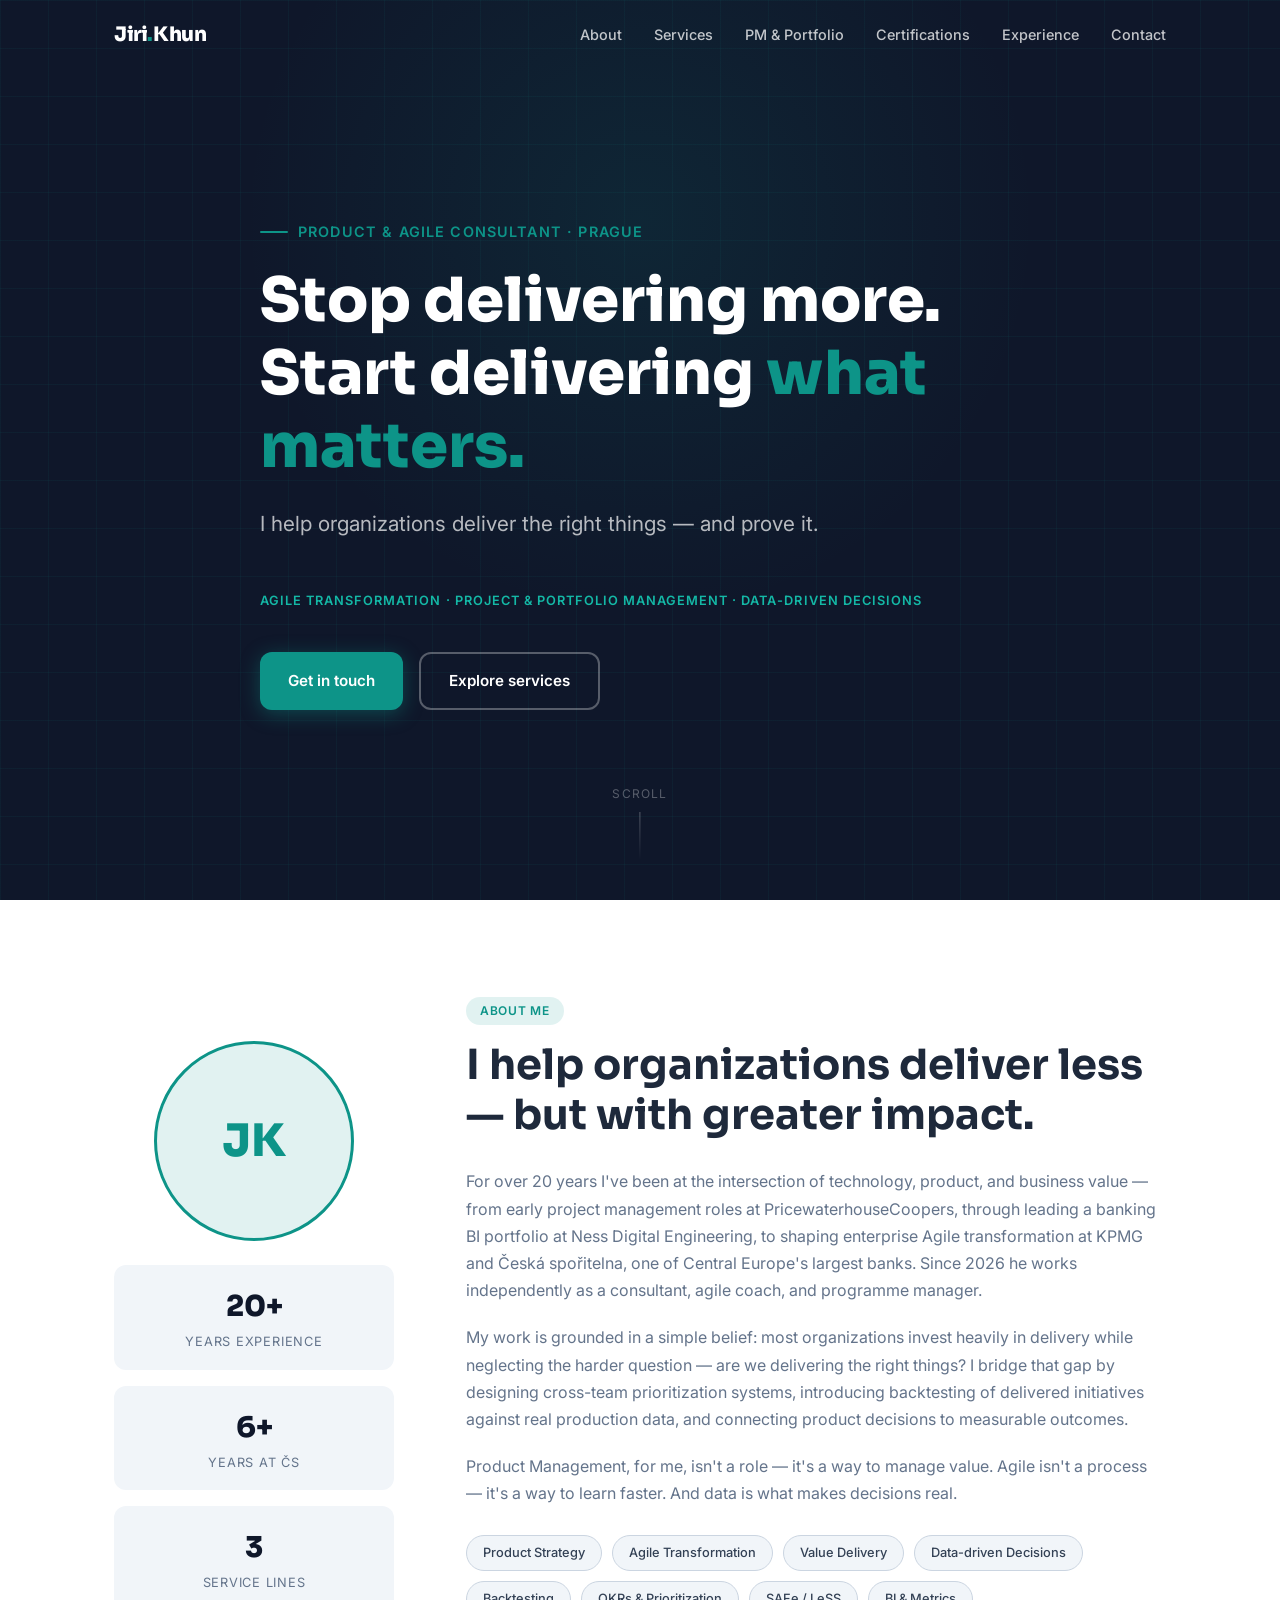
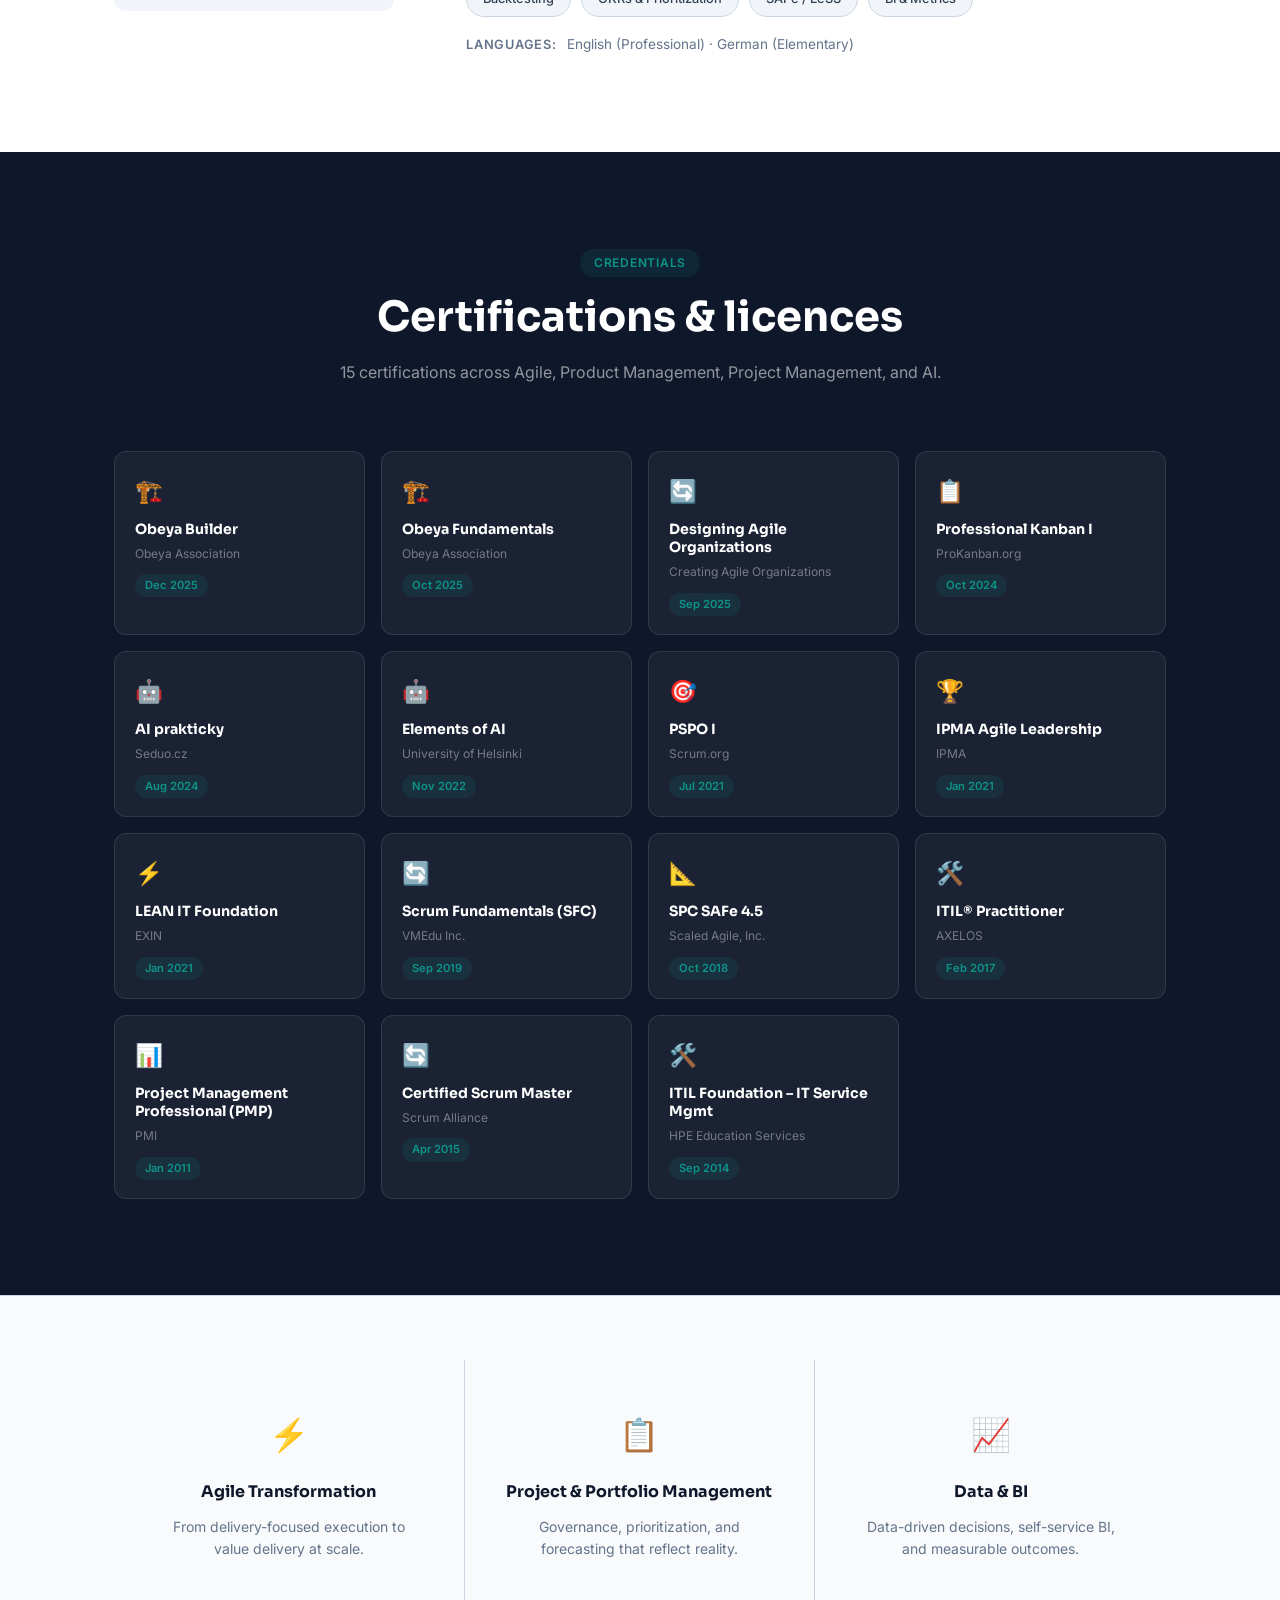
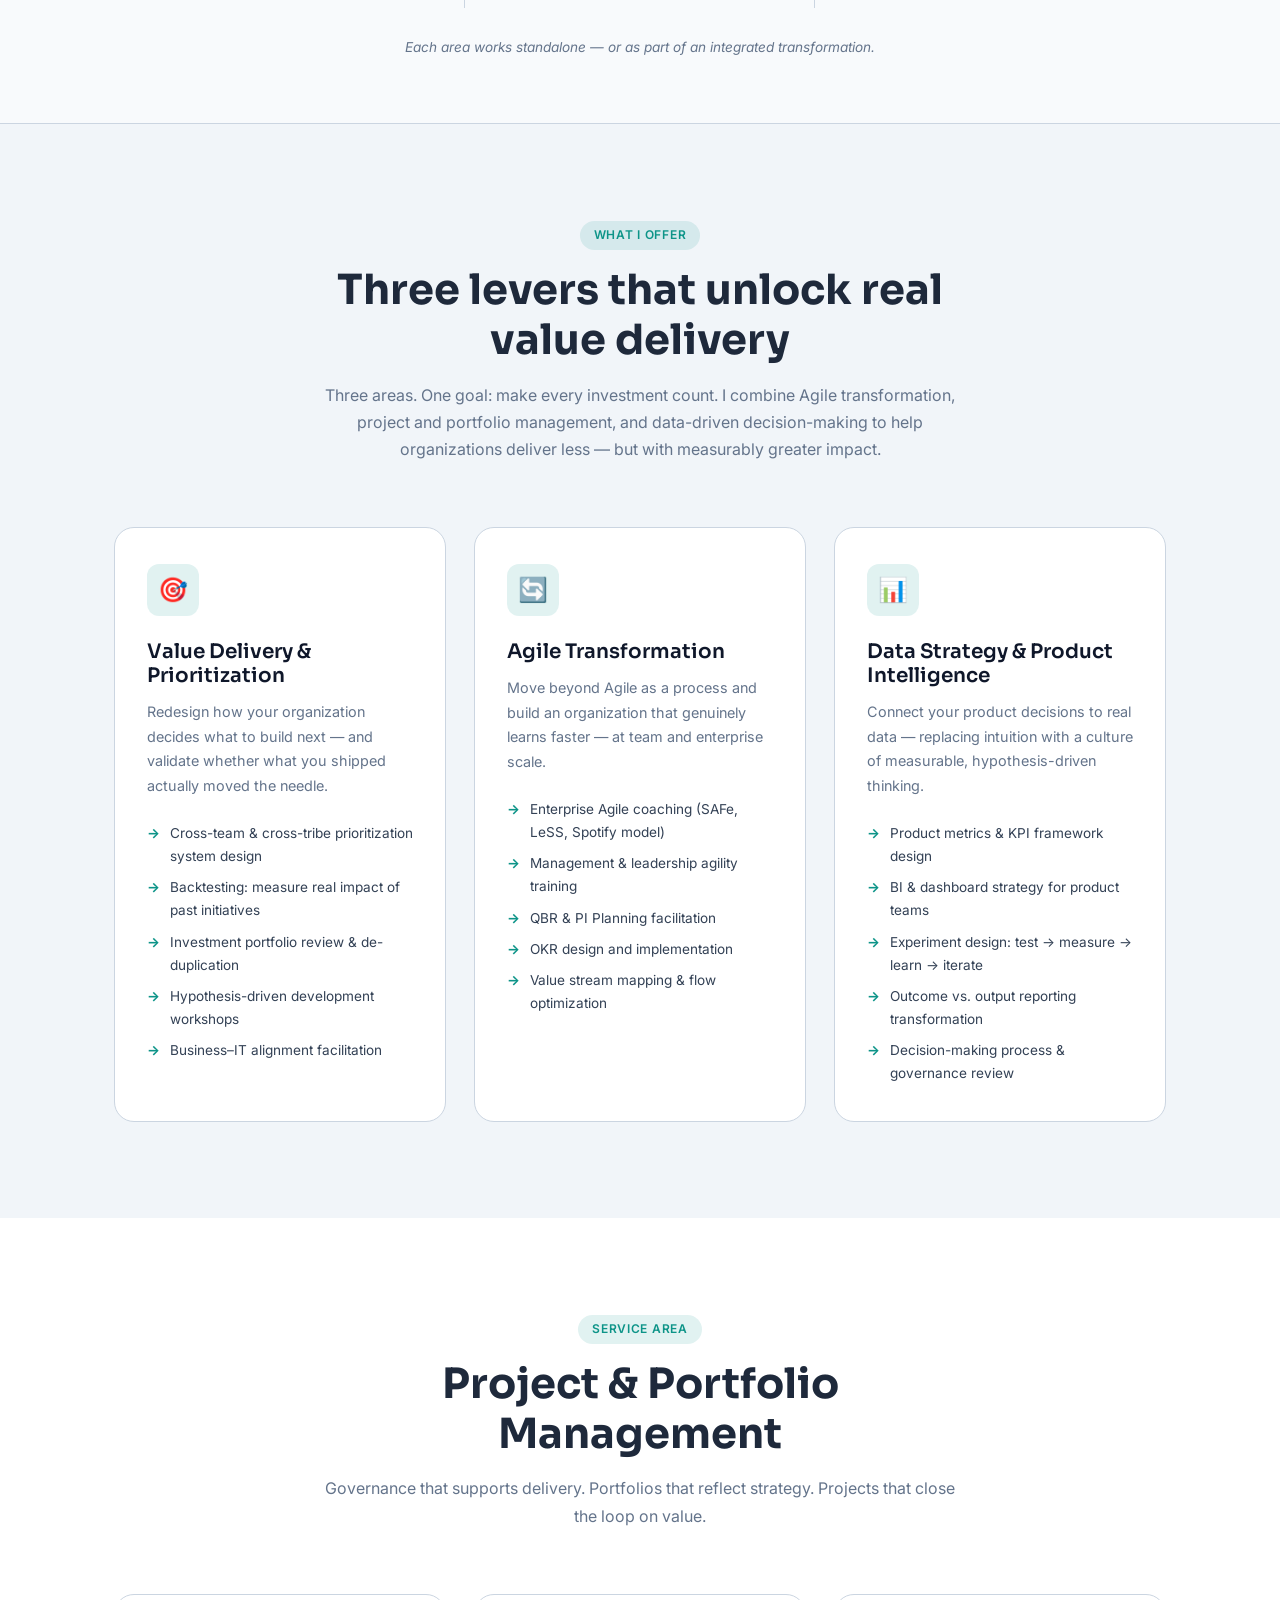
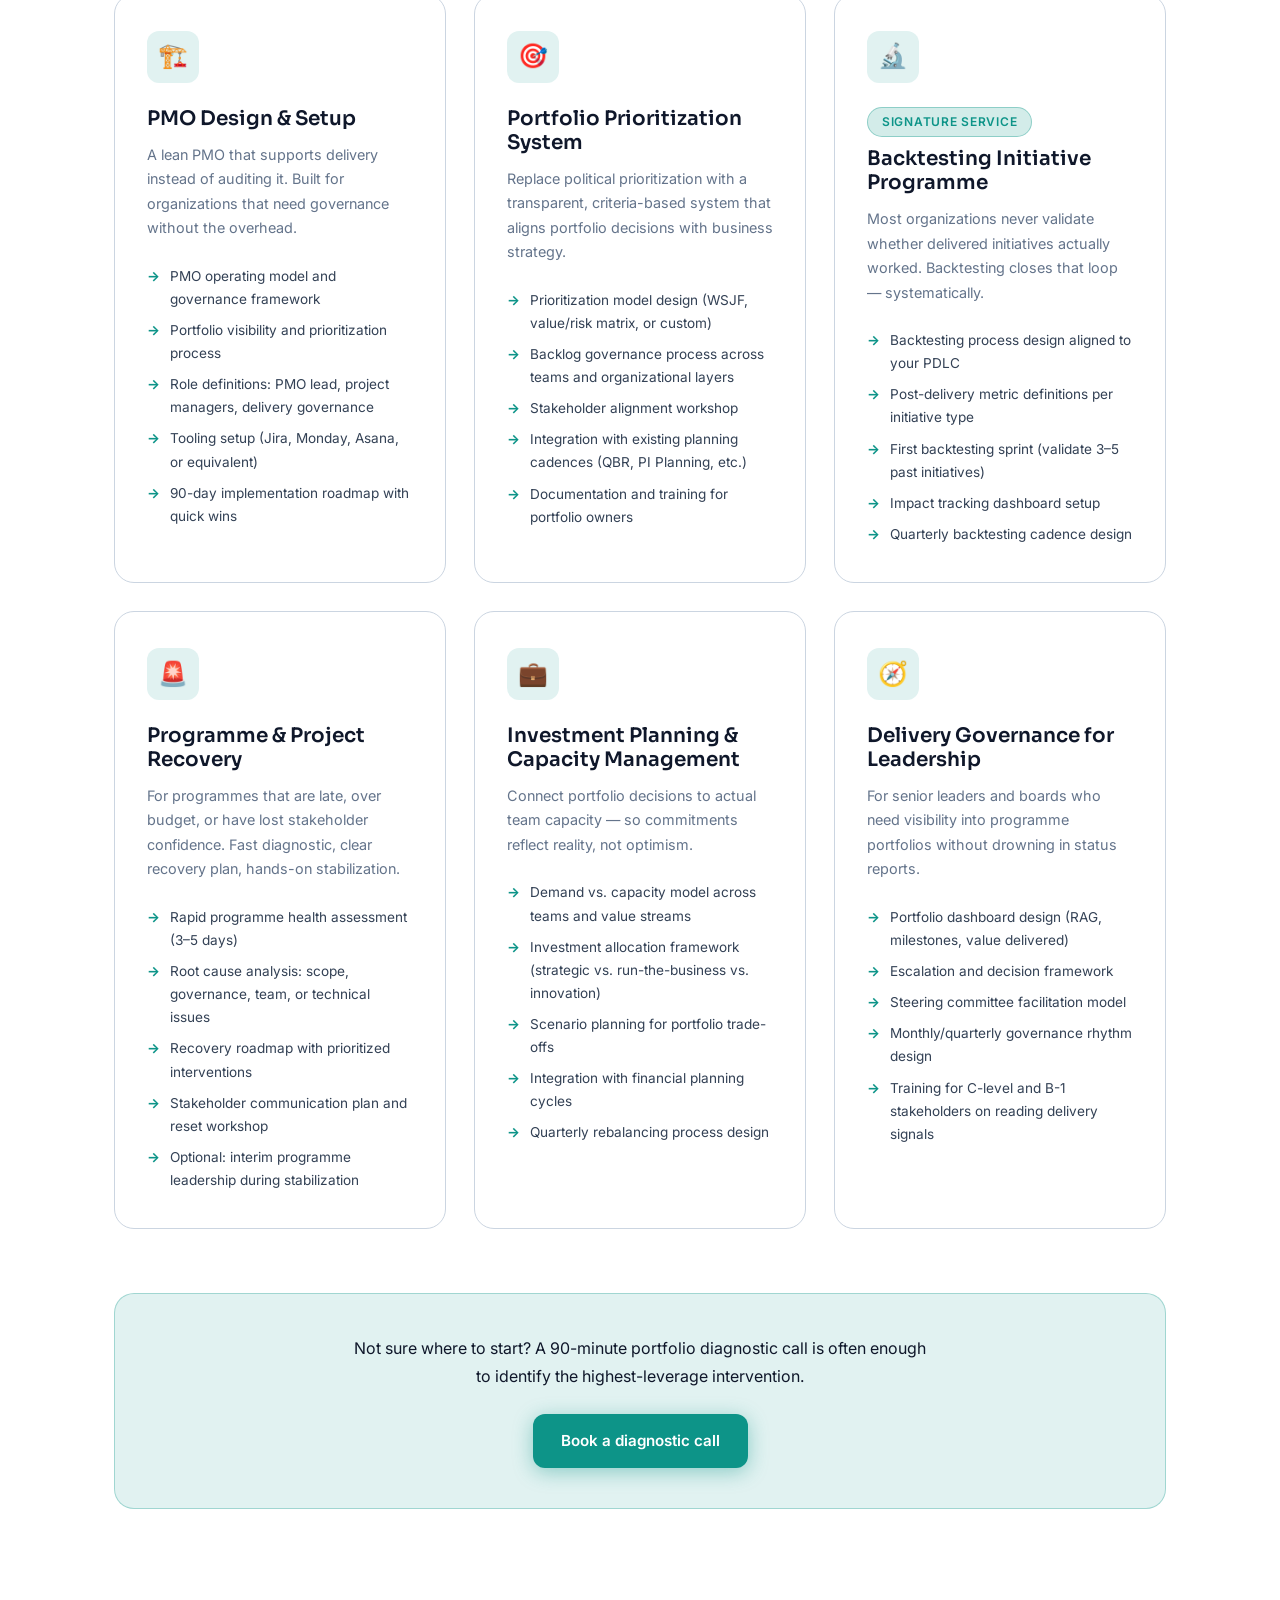
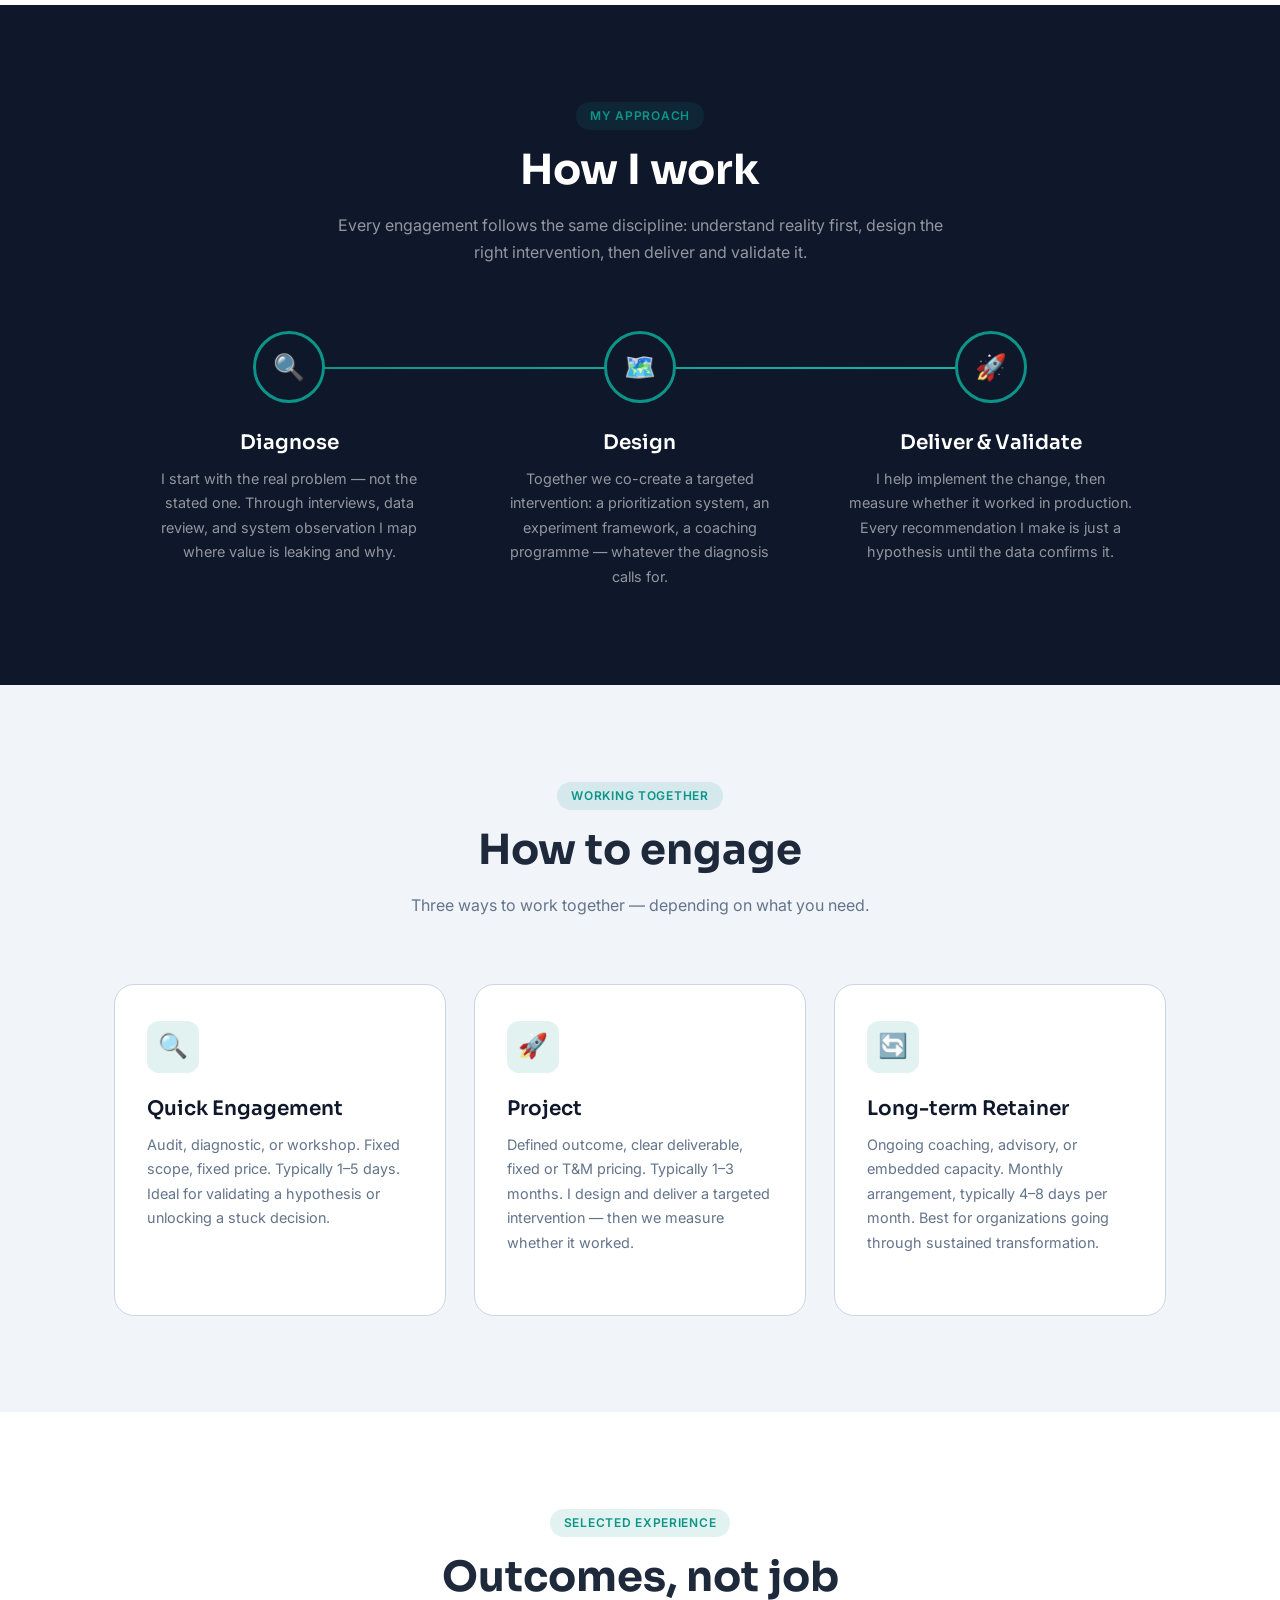
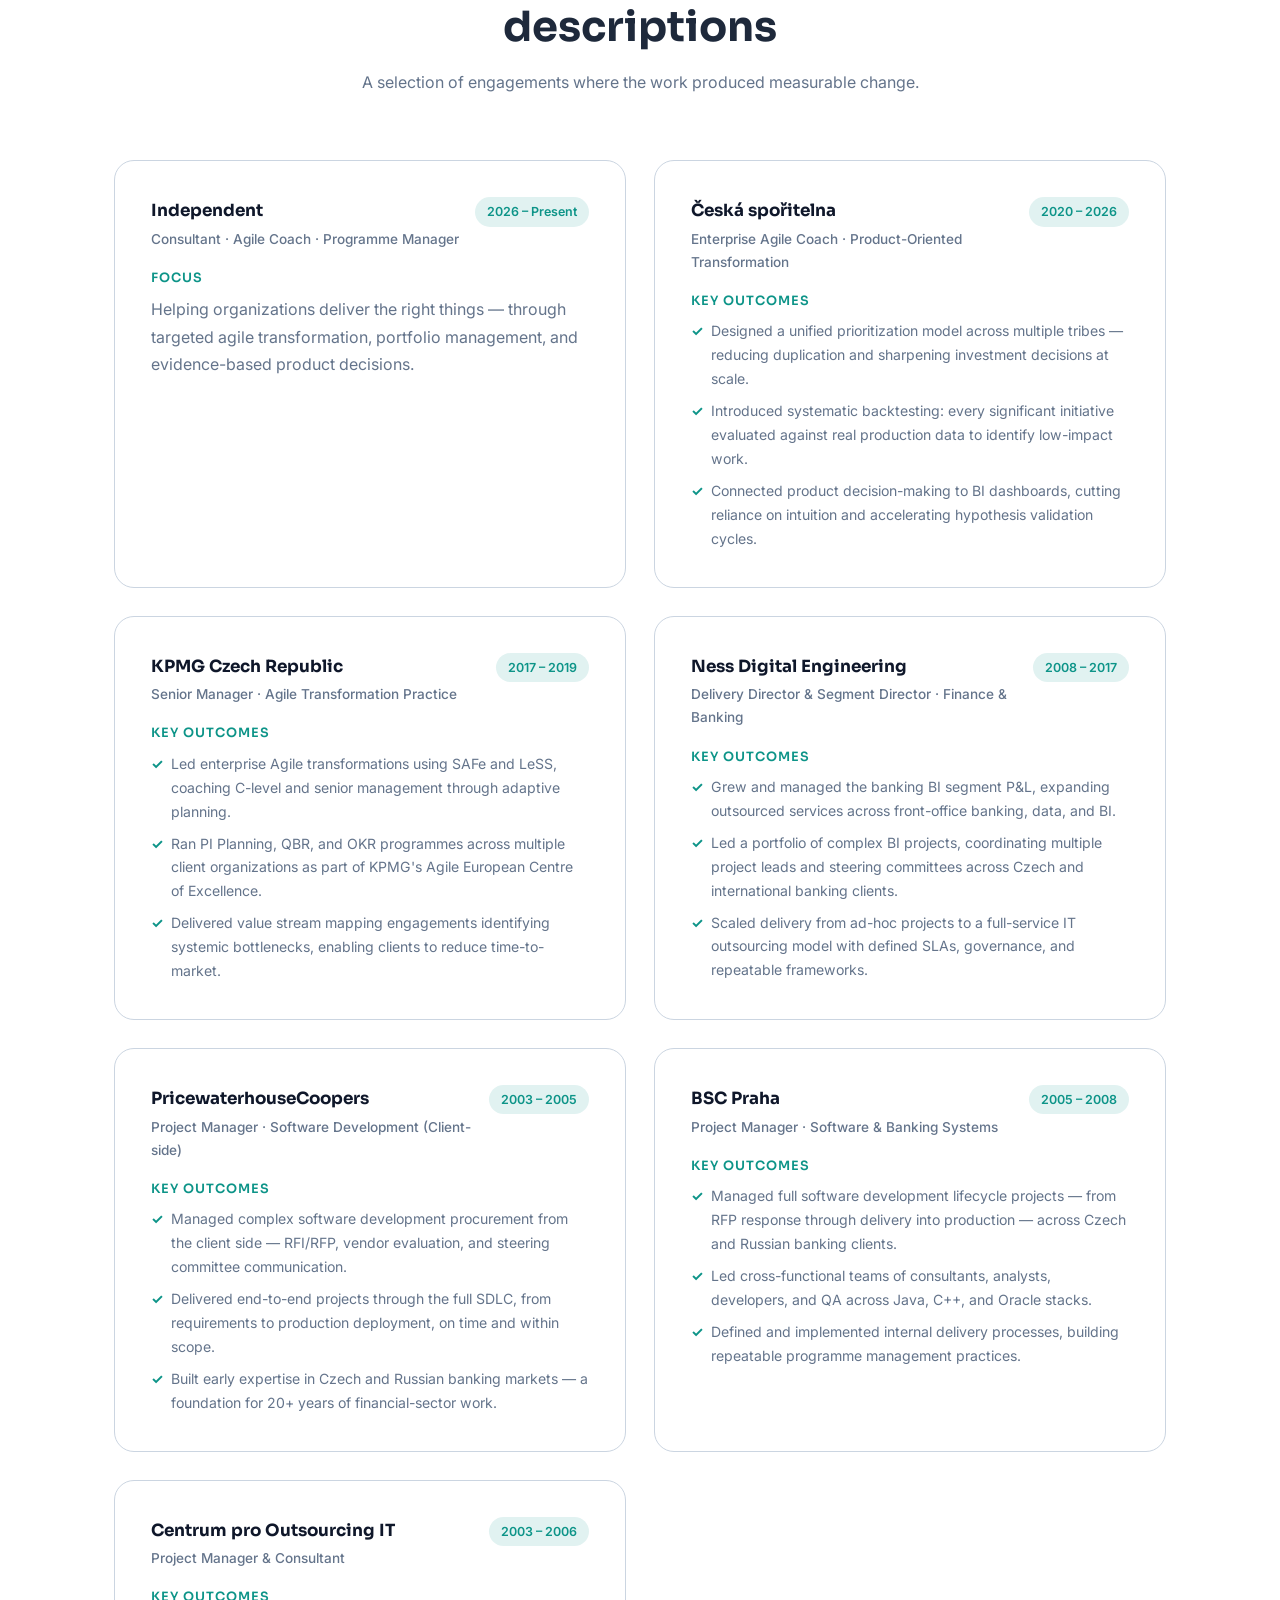
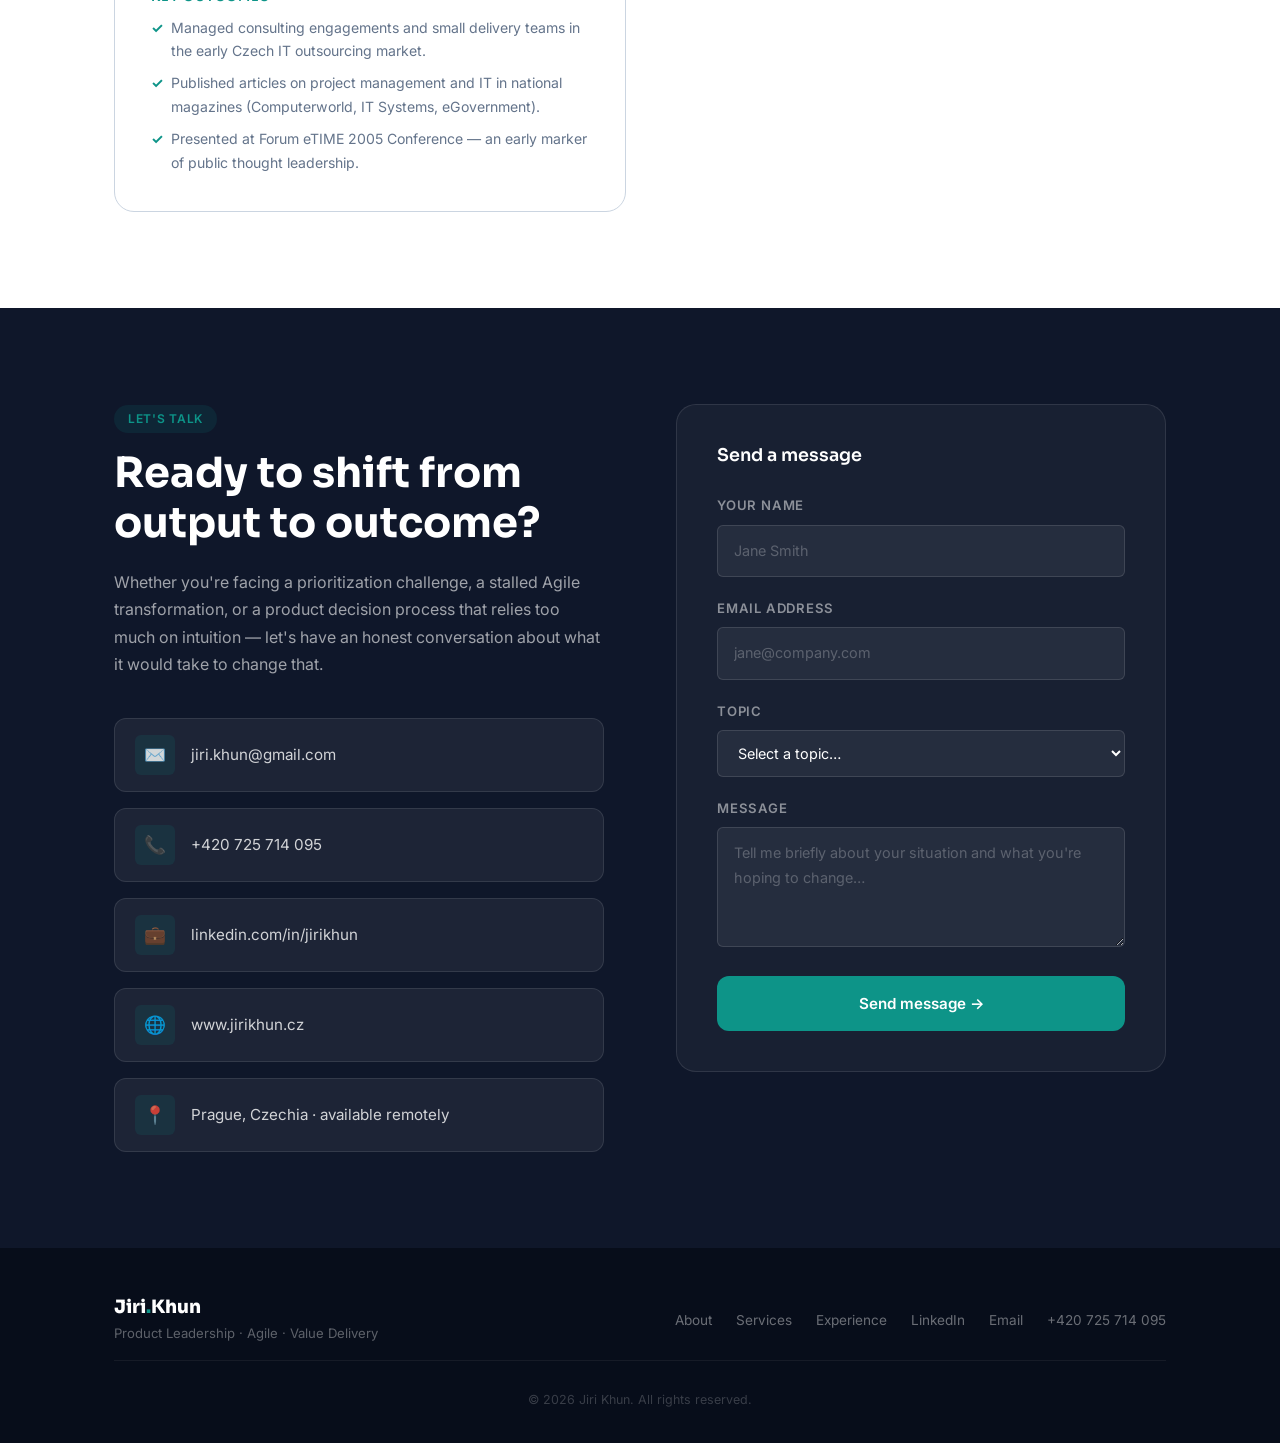
<file: cs/index.html>
<!DOCTYPE html>
<html lang="cs">
<head>
  <meta charset="UTF-8" />
  <title>Jiří Khun</title>
  <!-- Česká verze se přestěhovala z /cs/ do kořene webu — tento stub jen přesměrovává starou adresu. -->
  <meta http-equiv="refresh" content="0; url=/" />
  <link rel="canonical" href="https://www.jirikhun.cz/" />
  <meta name="robots" content="noindex" />
  <script>location.replace('/');</script>
</head>
<body>
  <p>Česká verze je nyní na <a href="/">www.jirikhun.cz</a>.</p>
</body>
</html>
</file>
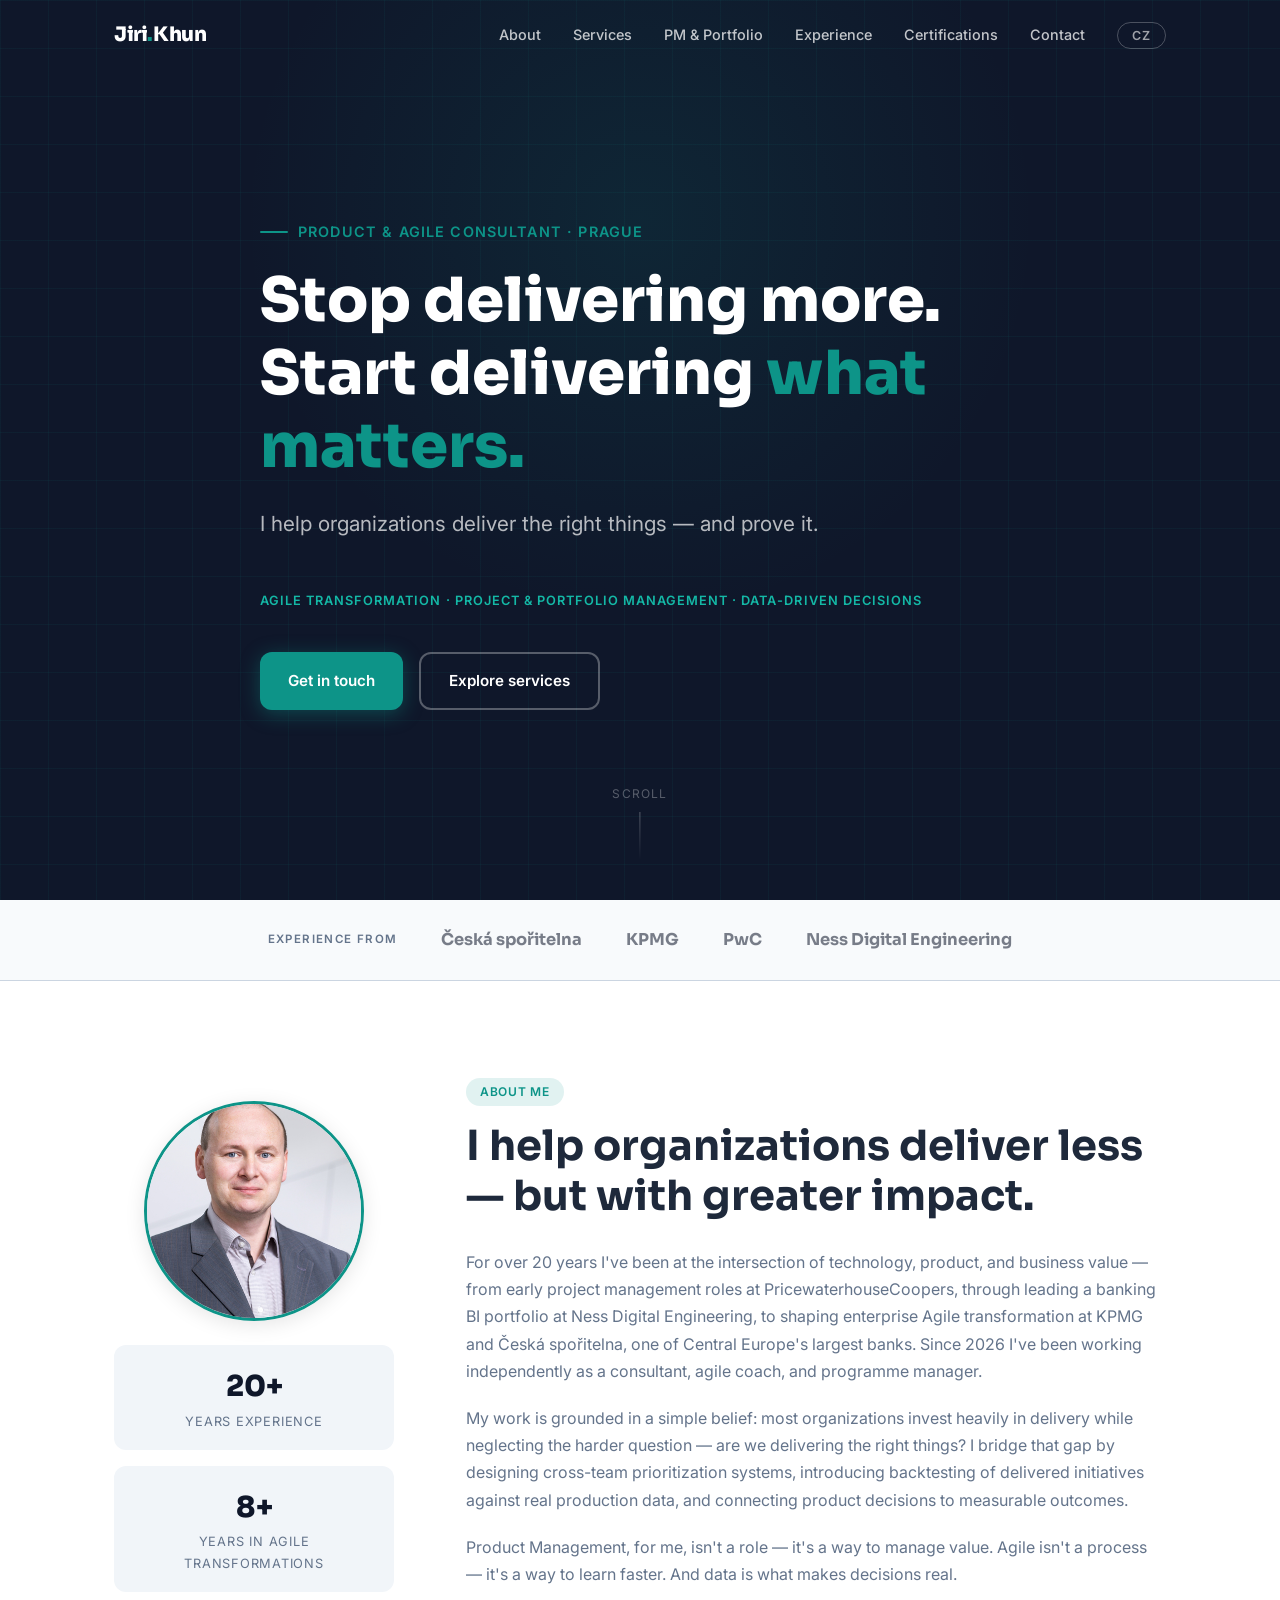
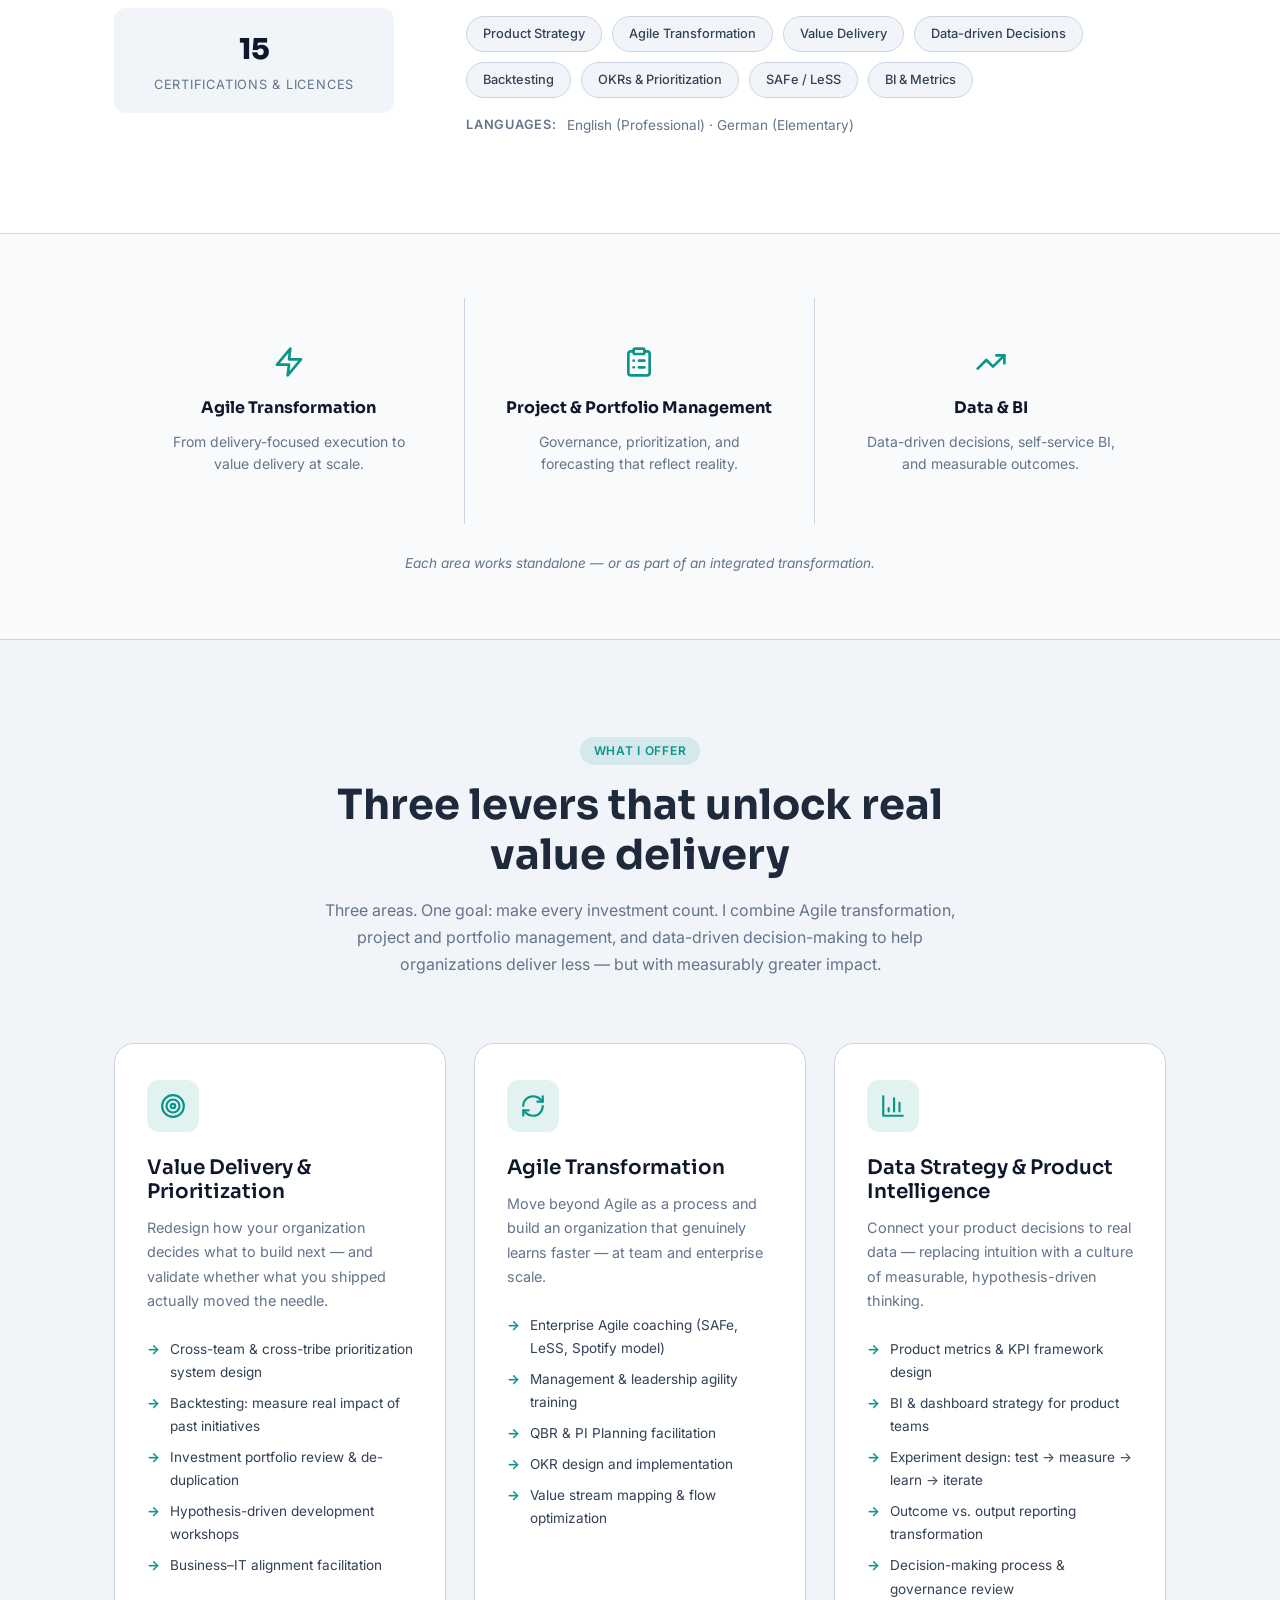
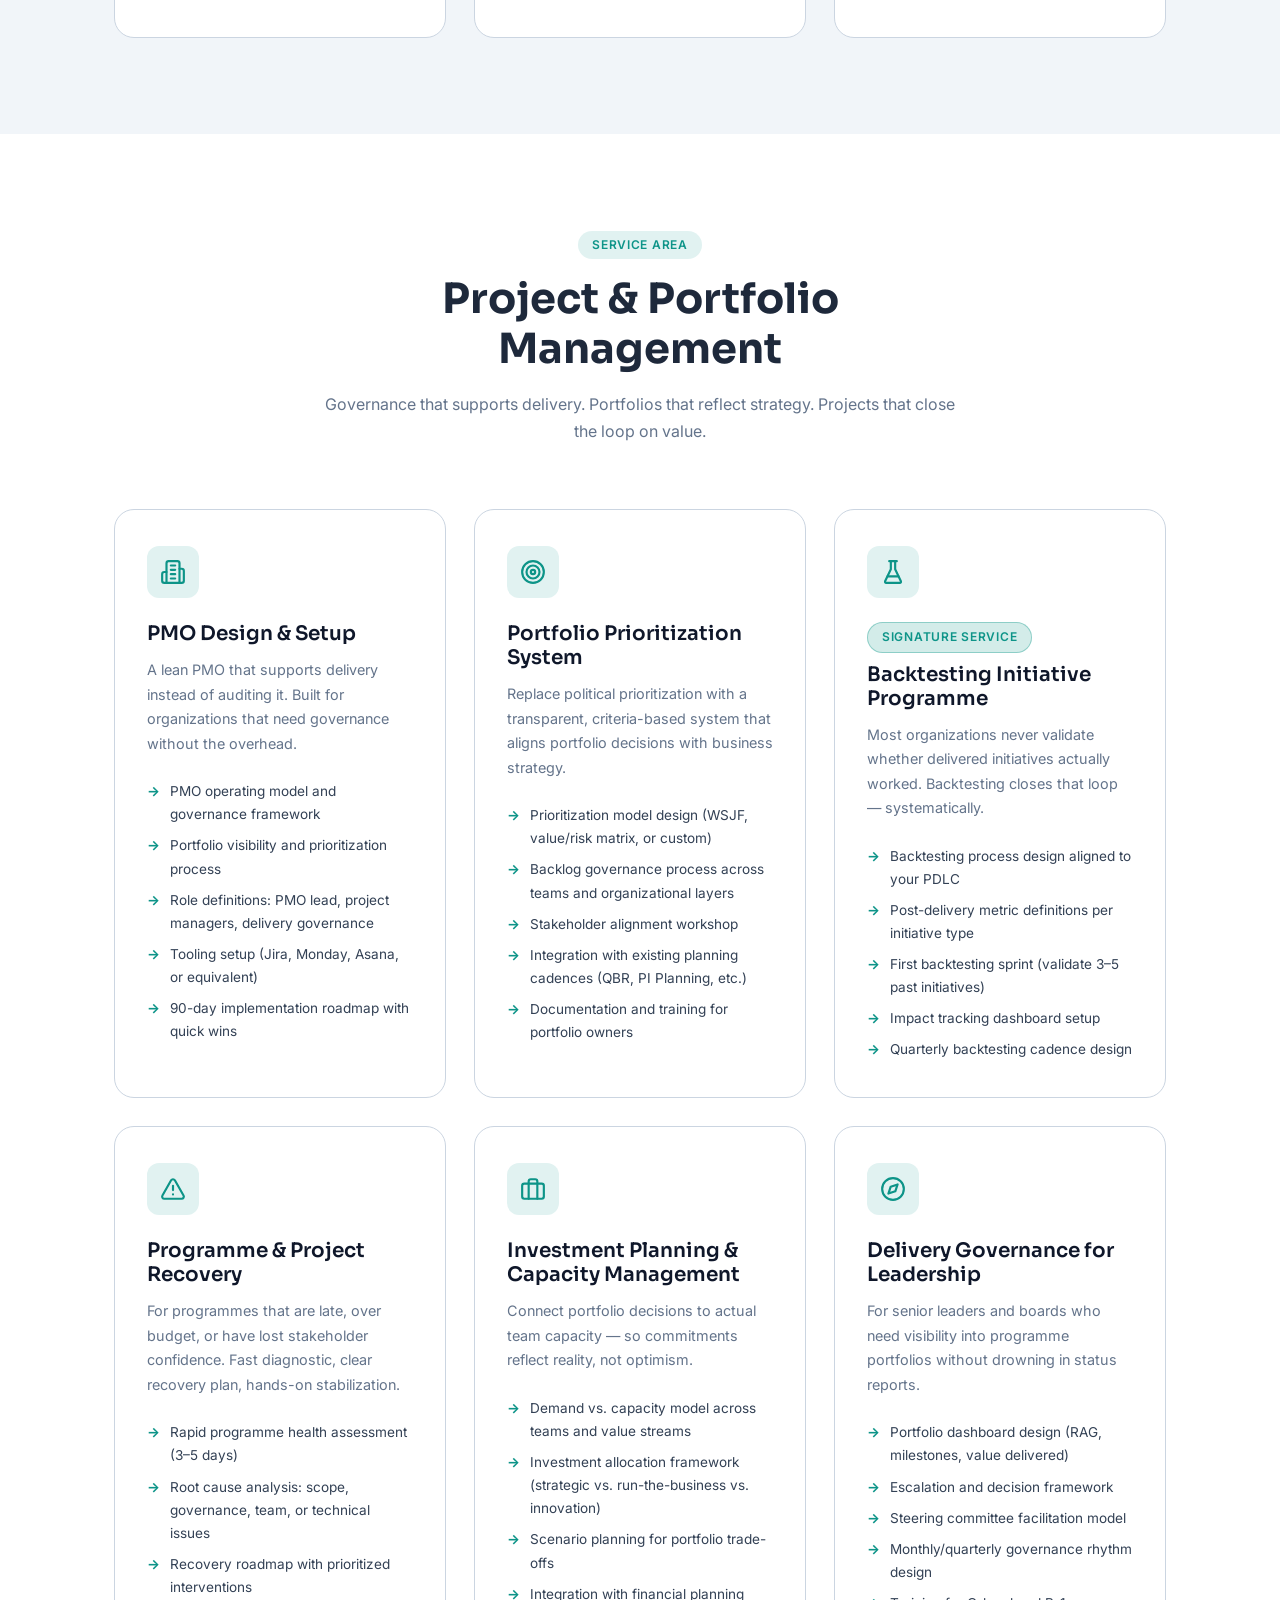
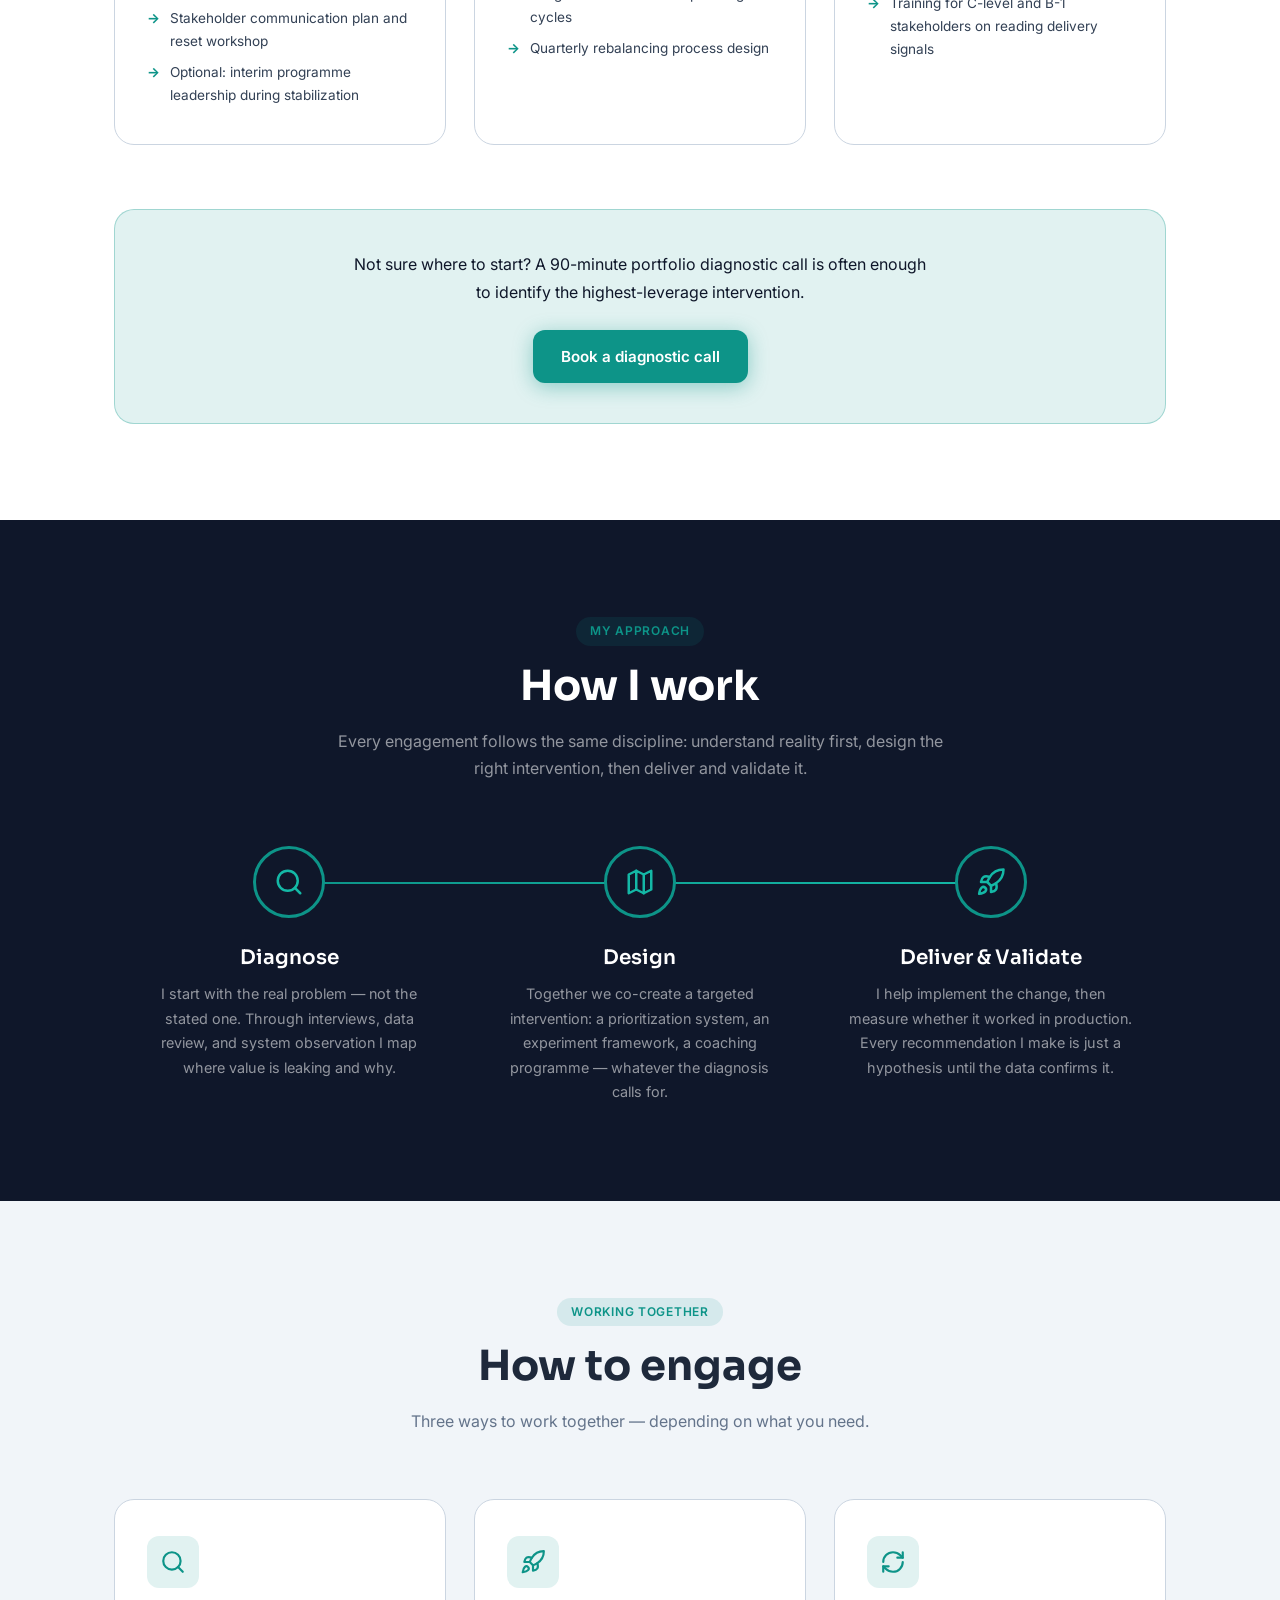
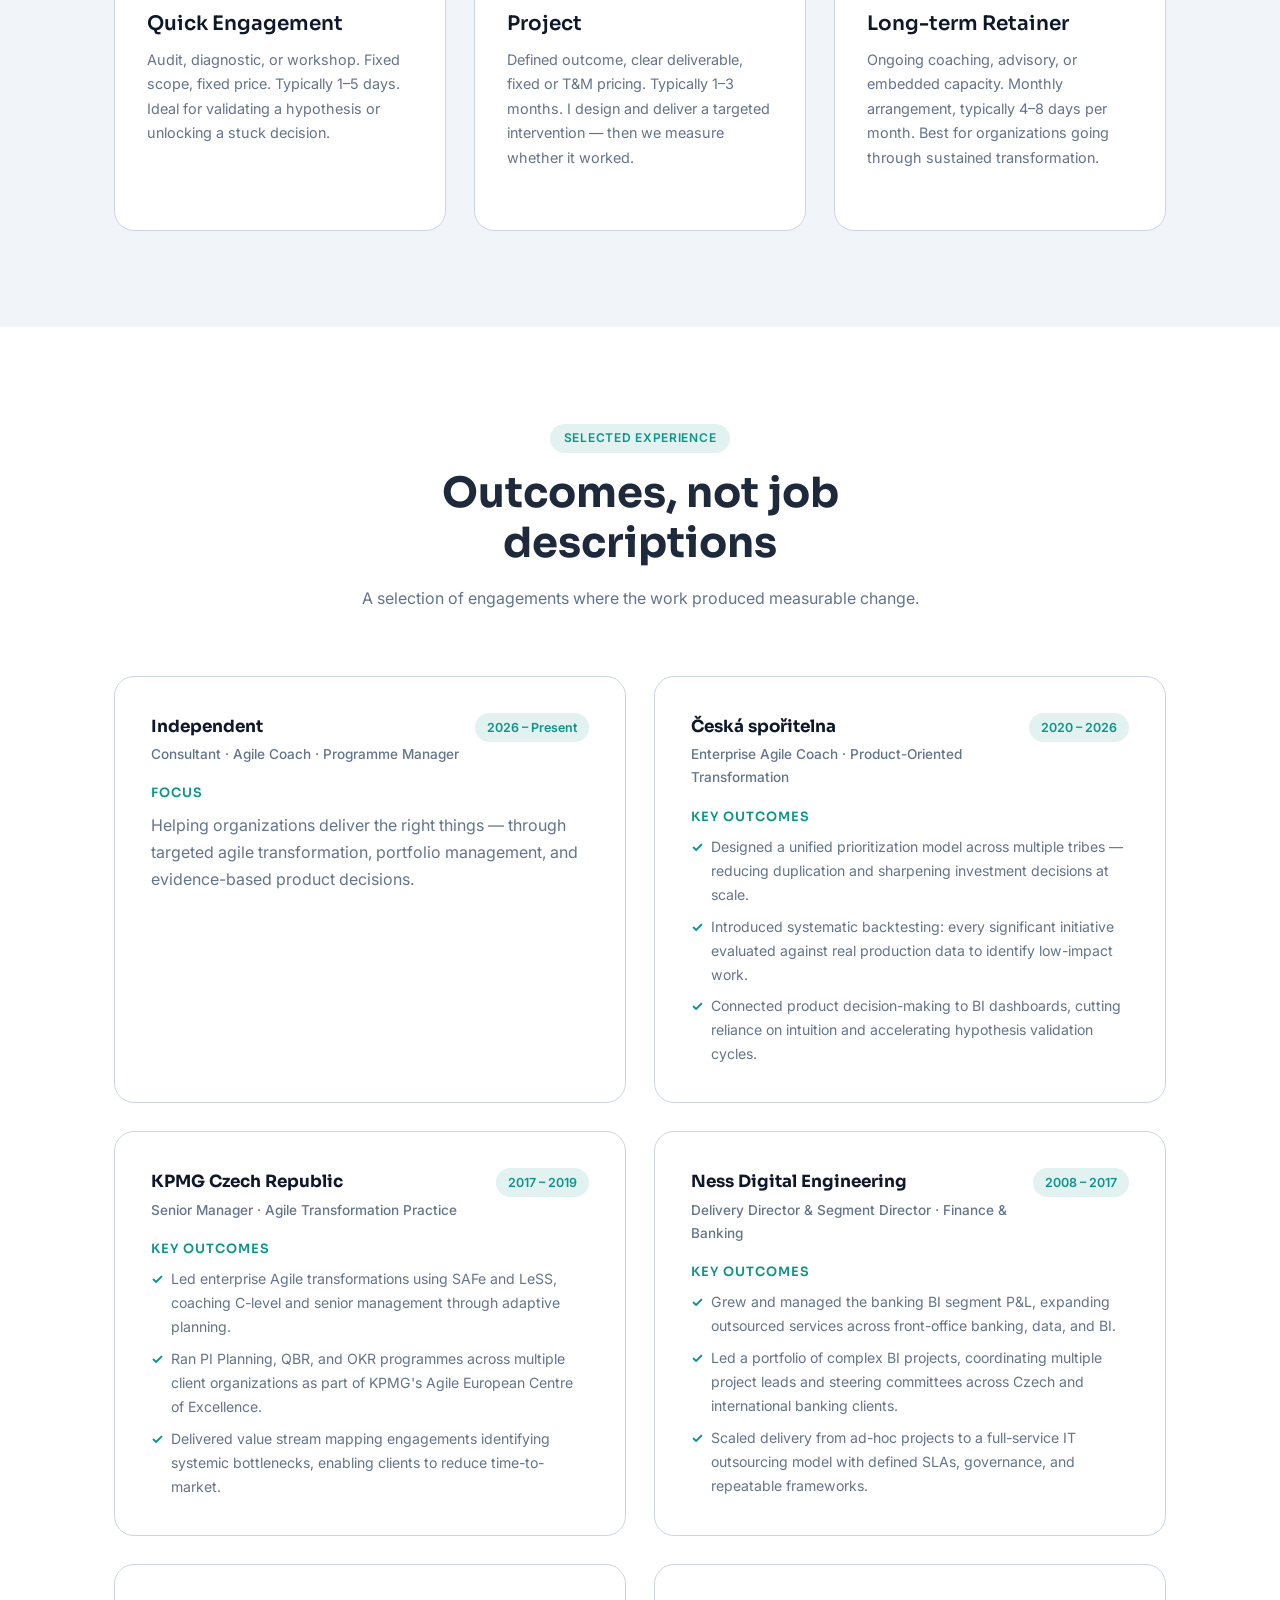
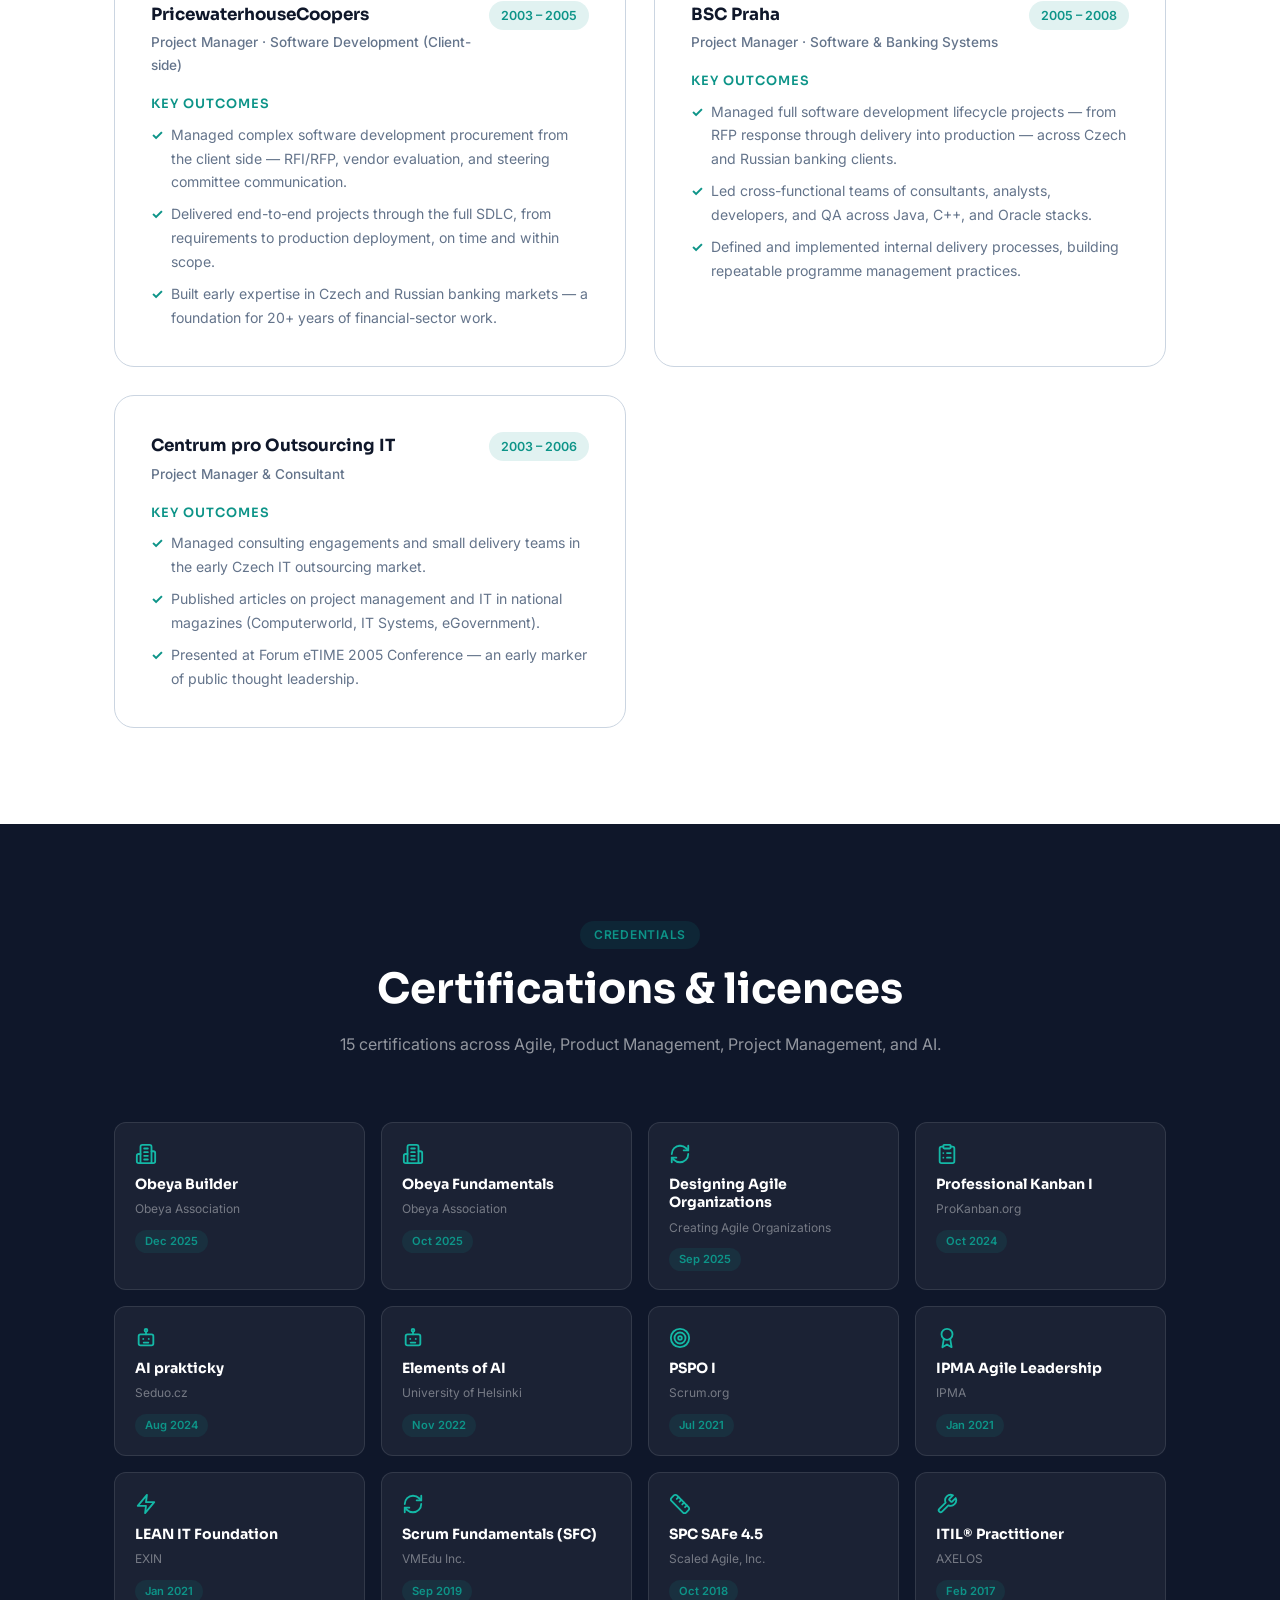
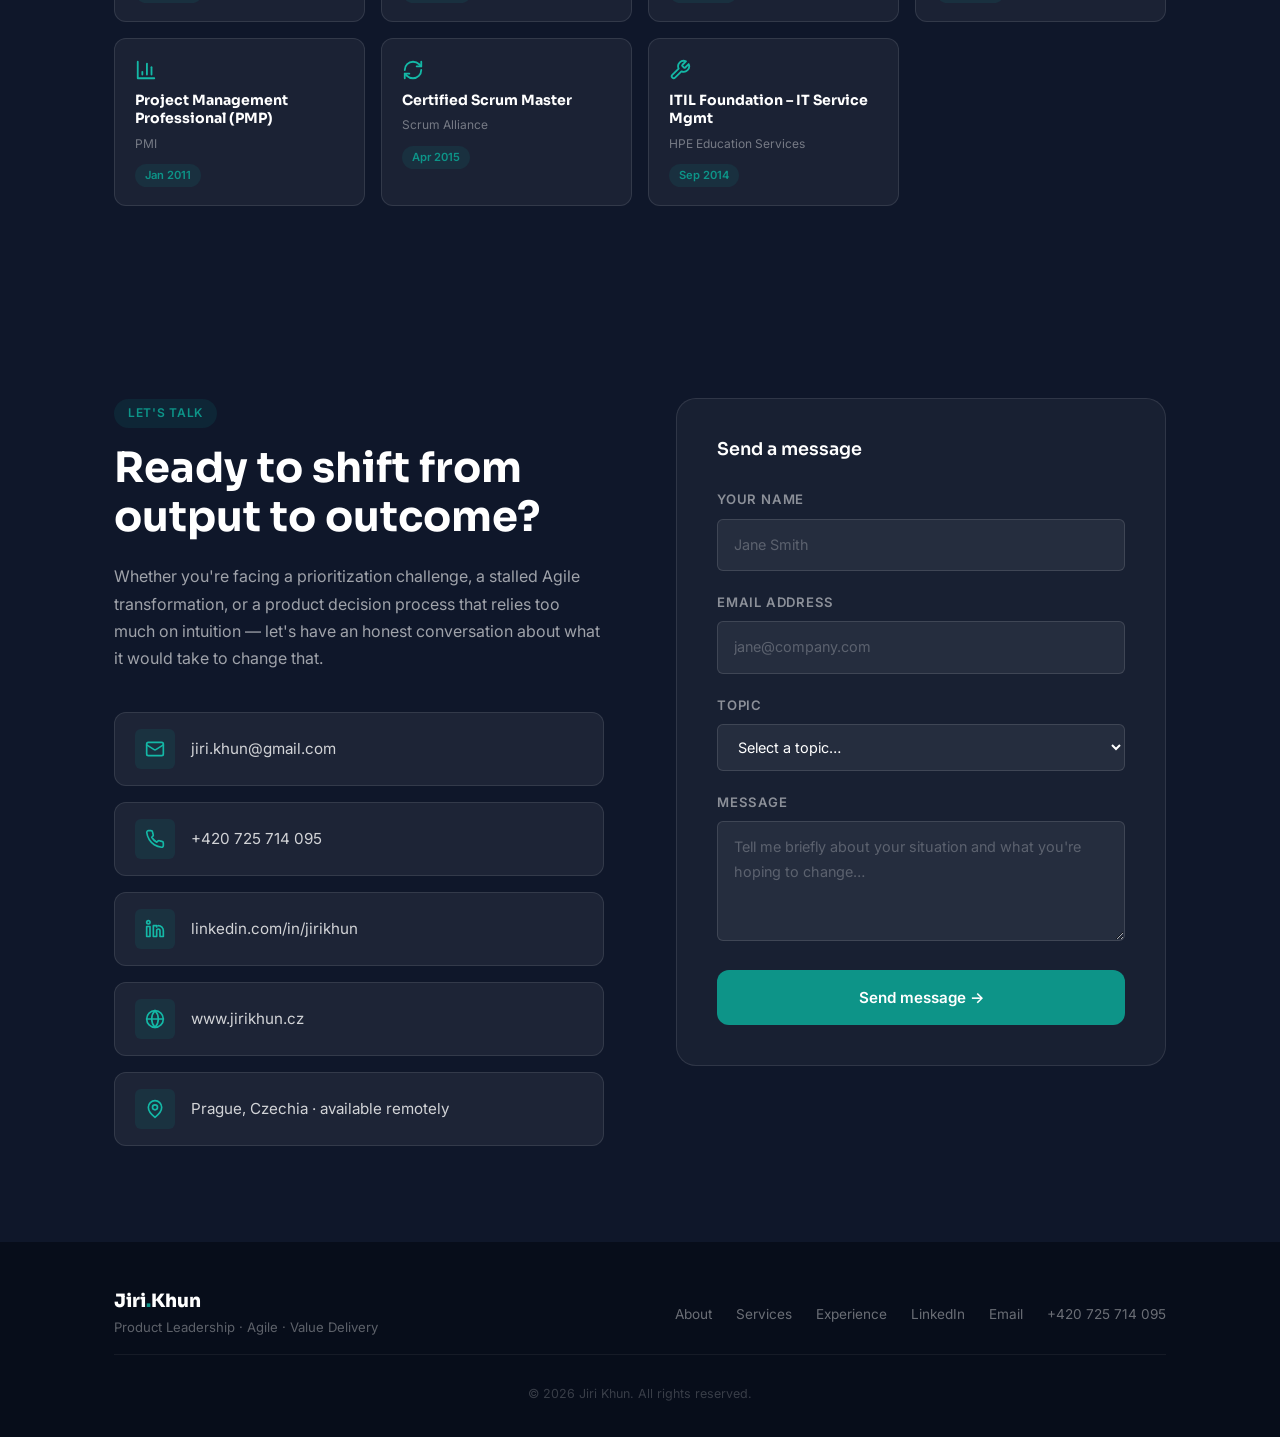
<file: en/index.html>
<!DOCTYPE html>
<html lang="en">
<head>
  <!-- Google tag (gtag.js) -->
  <script async src="https://www.googletagmanager.com/gtag/js?id=G-FPWML7XEZR"></script>
  <script>
    window.dataLayer = window.dataLayer || [];
    function gtag(){dataLayer.push(arguments);}
    gtag('js', new Date());
    gtag('config', 'G-FPWML7XEZR');
  </script>

  <meta charset="UTF-8" />
  <meta name="viewport" content="width=device-width, initial-scale=1.0" />
  <title>Jiří Khun | Agile Transformation · Project &amp; Portfolio Management · Data &amp; BI</title>
  <meta name="description" content="Independent consultant specializing in agile transformation, project and portfolio management, and data-driven decision-making. Based in Prague. Available for engagements across CEE and remotely." />

  <link rel="icon" type="image/svg+xml" href="../favicon.svg" />
  <link rel="canonical" href="https://www.jirikhun.cz/en/" />
  <link rel="alternate" hreflang="en" href="https://www.jirikhun.cz/en/" />
  <link rel="alternate" hreflang="cs" href="https://www.jirikhun.cz/" />
  <link rel="alternate" hreflang="x-default" href="https://www.jirikhun.cz/" />

  <!-- Open Graph / social sharing -->
  <meta property="og:type" content="website" />
  <meta property="og:title" content="Jiří Khun | Agile Transformation · Project &amp; Portfolio Management · Data &amp; BI" />
  <meta property="og:description" content="Independent consultant specializing in agile transformation, project and portfolio management, and data-driven decision-making. Based in Prague." />
  <meta property="og:url" content="https://www.jirikhun.cz/en/" />
  <meta property="og:image" content="https://www.jirikhun.cz/photo.jpg" />
  <meta property="og:locale" content="en_US" />
  <meta property="og:locale:alternate" content="cs_CZ" />
  <meta name="twitter:card" content="summary" />
  <meta name="twitter:title" content="Jiří Khun | Agile Transformation · Project &amp; Portfolio Management · Data &amp; BI" />
  <meta name="twitter:description" content="Independent consultant specializing in agile transformation, project and portfolio management, and data-driven decision-making. Based in Prague." />
  <meta name="twitter:image" content="https://www.jirikhun.cz/photo.jpg" />

  <!-- Google Fonts -->
  <link rel="preconnect" href="https://fonts.googleapis.com" />
  <link rel="preconnect" href="https://fonts.gstatic.com" crossorigin />
  <link href="https://fonts.googleapis.com/css2?family=Sora:wght@400;600;700;800&family=Inter:wght@400;500;600&display=swap" rel="stylesheet" />

  <link rel="stylesheet" href="../styles.css" />
  <noscript><style>.reveal { opacity: 1; transform: none; }</style></noscript>

  <script type="application/ld+json">
  {
    "@context": "https://schema.org",
    "@type": "Person",
    "name": "Jiří Khun",
    "jobTitle": "Product & Agile Consultant",
    "description": "Independent consultant specializing in agile transformation, project and portfolio management, and data-driven decision-making.",
    "url": "https://www.jirikhun.cz",
    "image": "https://www.jirikhun.cz/photo.jpg",
    "email": "mailto:jiri.khun@gmail.com",
    "telephone": "+420725714095",
    "address": {
      "@type": "PostalAddress",
      "addressLocality": "Prague",
      "addressCountry": "CZ"
    },
    "sameAs": ["https://www.linkedin.com/in/jirikhun"],
    "knowsAbout": ["Agile transformation", "Project and portfolio management", "Product management", "Business intelligence", "OKR", "SAFe", "LeSS"]
  }
  </script>
</head>
<body>

  <!-- ═══════════════════════════════════════════════════════════
       SVG ICON SPRITE (Lucide-style, stroke: currentColor)
  ═══════════════════════════════════════════════════════════ -->
  <svg xmlns="http://www.w3.org/2000/svg" style="display:none" aria-hidden="true">
    <symbol id="i-target" viewBox="0 0 24 24"><circle cx="12" cy="12" r="10"/><circle cx="12" cy="12" r="6"/><circle cx="12" cy="12" r="2"/></symbol>
    <symbol id="i-refresh" viewBox="0 0 24 24"><path d="M3 12a9 9 0 0 1 9-9 9.75 9.75 0 0 1 6.74 2.74L21 8"/><path d="M21 3v5h-5"/><path d="M21 12a9 9 0 0 1-9 9 9.75 9.75 0 0 1-6.74-2.74L3 16"/><path d="M3 21v-5h5"/></symbol>
    <symbol id="i-chart" viewBox="0 0 24 24"><path d="M3 3v18h18"/><path d="M18 17V9"/><path d="M13 17V5"/><path d="M8 17v-3"/></symbol>
    <symbol id="i-building" viewBox="0 0 24 24"><path d="M6 22V4a2 2 0 0 1 2-2h8a2 2 0 0 1 2 2v18Z"/><path d="M6 12H4a2 2 0 0 0-2 2v6a2 2 0 0 0 2 2h2"/><path d="M18 9h2a2 2 0 0 1 2 2v9a2 2 0 0 1-2 2h-2"/><path d="M10 6h4"/><path d="M10 10h4"/><path d="M10 14h4"/><path d="M10 18h4"/></symbol>
    <symbol id="i-flask" viewBox="0 0 24 24"><path d="M10 2v7.5L4.7 20.6a1 1 0 0 0 .9 1.4h12.8a1 1 0 0 0 .9-1.4L14 9.5V2"/><path d="M8.5 2h7"/><path d="M7 16h10"/></symbol>
    <symbol id="i-alert" viewBox="0 0 24 24"><path d="m21.73 18-8-14a2 2 0 0 0-3.48 0l-8 14A2 2 0 0 0 4 21h16a2 2 0 0 0 1.73-3Z"/><path d="M12 9v4"/><path d="M12 17h.01"/></symbol>
    <symbol id="i-briefcase" viewBox="0 0 24 24"><rect x="2" y="7" width="20" height="14" rx="2"/><path d="M16 21V5a2 2 0 0 0-2-2h-4a2 2 0 0 0-2 2v16"/></symbol>
    <symbol id="i-compass" viewBox="0 0 24 24"><circle cx="12" cy="12" r="10"/><polygon points="16.24 7.76 14.12 14.12 7.76 16.24 9.88 9.88 16.24 7.76"/></symbol>
    <symbol id="i-search" viewBox="0 0 24 24"><circle cx="11" cy="11" r="8"/><path d="m21 21-4.35-4.35"/></symbol>
    <symbol id="i-rocket" viewBox="0 0 24 24"><path d="M4.5 16.5c-1.5 1.26-2 5-2 5s3.74-.5 5-2c.71-.84.7-2.13-.09-2.91a2.18 2.18 0 0 0-2.91-.09z"/><path d="m12 15-3-3a22 22 0 0 1 2-3.95A12.88 12.88 0 0 1 22 2c0 2.72-.78 7.5-6 11a22.35 22.35 0 0 1-4 2z"/><path d="M9 12H4s.55-3.03 2-4c1.62-1.08 5 0 5 0"/><path d="M12 15v5s3.03-.55 4-2c1.08-1.62 0-5 0-5"/></symbol>
    <symbol id="i-zap" viewBox="0 0 24 24"><polygon points="13 2 3 14 12 14 11 22 21 10 12 10 13 2"/></symbol>
    <symbol id="i-clipboard" viewBox="0 0 24 24"><rect x="8" y="2" width="8" height="4" rx="1"/><path d="M16 4h2a2 2 0 0 1 2 2v14a2 2 0 0 1-2 2H6a2 2 0 0 1-2-2V6a2 2 0 0 1 2-2h2"/><path d="M12 11h4"/><path d="M12 16h4"/><path d="M8 11h.01"/><path d="M8 16h.01"/></symbol>
    <symbol id="i-trending" viewBox="0 0 24 24"><polyline points="22 7 13.5 15.5 8.5 10.5 2 17"/><polyline points="16 7 22 7 22 13"/></symbol>
    <symbol id="i-map" viewBox="0 0 24 24"><polygon points="3 6 9 3 15 6 21 3 21 18 15 21 9 18 3 21 3 6"/><path d="M9 3v15"/><path d="M15 6v15"/></symbol>
    <symbol id="i-bot" viewBox="0 0 24 24"><rect x="4" y="8" width="16" height="12" rx="2"/><path d="M12 8V5"/><circle cx="12" cy="3.5" r="1.5"/><path d="M9 13h.01"/><path d="M15 13h.01"/><path d="M9.5 17h5"/></symbol>
    <symbol id="i-award" viewBox="0 0 24 24"><circle cx="12" cy="8" r="6"/><path d="M15.48 12.89 17 22l-5-3-5 3 1.52-9.11"/></symbol>
    <symbol id="i-ruler" viewBox="0 0 24 24"><path d="M21.3 15.3a2.4 2.4 0 0 1 0 3.4l-2.6 2.6a2.4 2.4 0 0 1-3.4 0L2.7 8.7a2.4 2.4 0 0 1 0-3.4l2.6-2.6a2.4 2.4 0 0 1 3.4 0Z"/><path d="m14.5 12.5 2-2"/><path d="m11.5 9.5 2-2"/><path d="m8.5 6.5 2-2"/><path d="m17.5 15.5 2-2"/></symbol>
    <symbol id="i-wrench" viewBox="0 0 24 24"><path d="M14.7 6.3a1 1 0 0 0 0 1.4l1.6 1.6a1 1 0 0 0 1.4 0l3.77-3.77a6 6 0 0 1-7.94 7.94l-6.91 6.91a2.12 2.12 0 0 1-3-3l6.91-6.91a6 6 0 0 1 7.94-7.94l-3.76 3.76z"/></symbol>
    <symbol id="i-mail" viewBox="0 0 24 24"><rect x="2" y="4" width="20" height="16" rx="2"/><path d="m22 7-8.97 5.7a1.94 1.94 0 0 1-2.06 0L2 7"/></symbol>
    <symbol id="i-phone" viewBox="0 0 24 24"><path d="M22 16.92v3a2 2 0 0 1-2.18 2 19.79 19.79 0 0 1-8.63-3.07 19.5 19.5 0 0 1-6-6A19.79 19.79 0 0 1 2.12 4.18 2 2 0 0 1 4.11 2h3a2 2 0 0 1 2 1.72 12.84 12.84 0 0 0 .7 2.81 2 2 0 0 1-.45 2.11L8.09 9.91a16 16 0 0 0 6 6l1.27-1.27a2 2 0 0 1 2.11-.45 12.84 12.84 0 0 0 2.81.7A2 2 0 0 1 22 16.92z"/></symbol>
    <symbol id="i-linkedin" viewBox="0 0 24 24"><path d="M16 8a6 6 0 0 1 6 6v7h-4v-7a2 2 0 0 0-2-2 2 2 0 0 0-2 2v7h-4V8h4v1.5"/><rect x="2" y="9" width="4" height="12"/><circle cx="4" cy="4" r="2"/></symbol>
    <symbol id="i-globe" viewBox="0 0 24 24"><circle cx="12" cy="12" r="10"/><path d="M12 2a14.5 14.5 0 0 0 0 20 14.5 14.5 0 0 0 0-20"/><path d="M2 12h20"/></symbol>
    <symbol id="i-pin" viewBox="0 0 24 24"><path d="M20 10c0 6-8 12-8 12s-8-6-8-12a8 8 0 0 1 16 0Z"/><circle cx="12" cy="10" r="3"/></symbol>
  </svg>

  <!-- ═══════════════════════════════════════════════════════════
       NAV
  ═══════════════════════════════════════════════════════════ -->
  <header>
    <nav class="nav" id="mainNav" aria-label="Main navigation">
      <div class="container nav__inner">
        <a href="#home" class="nav__logo">Jiri<span>.</span>Khun</a>
        <ul class="nav__links" role="list">
          <li><a href="#about">About</a></li>
          <li><a href="#services">Services</a></li>
          <li><a href="#pm-portfolio">PM &amp; Portfolio</a></li>
          <li><a href="#experience">Experience</a></li>
          <li><a href="#certifications">Certifications</a></li>
          <li><a href="#contact">Contact</a></li>
          <li><a href="../" class="nav__lang" lang="cs" hreflang="cs" data-setlang="cs" aria-label="Přepnout na češtinu">CZ</a></li>
        </ul>
        <button class="nav__hamburger" id="hamburger" aria-label="Toggle navigation menu" aria-expanded="false">
          <span></span><span></span><span></span>
        </button>
      </div>
    </nav>
    <nav class="nav__mobile" id="mobileMenu" aria-label="Mobile navigation">
      <a href="#about" class="mobile-link">About</a>
      <a href="#services" class="mobile-link">Services</a>
      <a href="#pm-portfolio" class="mobile-link">PM &amp; Portfolio</a>
      <a href="#process" class="mobile-link">How I Work</a>
      <a href="#experience" class="mobile-link">Experience</a>
      <a href="#certifications" class="mobile-link">Certifications</a>
      <a href="#contact" class="mobile-link">Contact</a>
      <a href="../" class="mobile-link" lang="cs" hreflang="cs" data-setlang="cs">Česky</a>
    </nav>
  </header>

  <main>
    <!-- ═══════════════════════════════════════════════════════════
         HERO
    ═══════════════════════════════════════════════════════════ -->
    <section class="hero" id="home" aria-labelledby="hero-heading">
      <div class="container">
        <div class="hero__inner">
          <div class="hero__eyebrow" aria-hidden="true">Product &amp; Agile Consultant · Prague</div>
          <h1 id="hero-heading">
            Stop delivering more.<br />
            Start delivering <span class="accent">what matters.</span>
          </h1>
          <p class="hero__value">
            I help organizations deliver the right things — and prove it.
          </p>
          <p class="hero__areas">Agile transformation · Project &amp; portfolio management · Data-driven decisions</p>
          <div class="hero__ctas">
            <a href="#contact" class="btn btn--primary" aria-label="Contact Jiri Khun">Get in touch</a>
            <a href="#services" class="btn btn--outline">Explore services</a>
          </div>
        </div>
      </div>
      <div class="hero__scroll-hint" aria-hidden="true">scroll</div>
    </section>

    <!-- ═══════════════════════════════════════════════════════════
         TRUST STRIP
    ═══════════════════════════════════════════════════════════ -->
    <section class="trust" aria-label="Organizations I have worked with">
      <div class="container trust__inner">
        <span class="trust__label">Experience from</span>
        <span class="trust__name">Česká spořitelna</span>
        <span class="trust__name">KPMG</span>
        <span class="trust__name">PwC</span>
        <span class="trust__name">Ness Digital Engineering</span>
      </div>
    </section>

    <!-- ═══════════════════════════════════════════════════════════
         ABOUT
    ═══════════════════════════════════════════════════════════ -->
    <section class="section" id="about" aria-labelledby="about-heading">
      <div class="container">
        <div class="about__grid">

          <div class="about__photo-wrap reveal">
            <img src="../photo.jpg" alt="Jiří Khun" class="about__photo" width="220" height="220" loading="lazy" />
            <div class="about__stats">
              <div class="stat-card">
                <div class="stat-card__num">20+</div>
                <p class="stat-card__label">Years experience</p>
              </div>
              <div class="stat-card">
                <div class="stat-card__num">8+</div>
                <p class="stat-card__label">Years in agile transformations</p>
              </div>
              <div class="stat-card">
                <div class="stat-card__num">15</div>
                <p class="stat-card__label">Certifications &amp; licences</p>
              </div>
            </div>
          </div>

          <div class="about__text reveal reveal-delay-1">
            <span class="badge">About me</span>
            <h2 id="about-heading">I help organizations deliver less — but with greater impact.</h2>
            <br />
            <p>
              For over 20 years I've been at the intersection of technology, product, and business value —
              from early project management roles at PricewaterhouseCoopers, through leading a banking BI
              portfolio at Ness Digital Engineering, to shaping enterprise Agile transformation at
              KPMG and Česká spořitelna, one of Central Europe's largest banks. Since 2026 I've been working independently as a consultant, agile coach, and programme manager.
            </p>
            <p>
              My work is grounded in a simple belief: most organizations invest heavily in delivery while
              neglecting the harder question — are we delivering the right things? I bridge that gap by
              designing cross-team prioritization systems, introducing backtesting of delivered initiatives
              against real production data, and connecting product decisions to measurable outcomes.
            </p>
            <p>
              Product Management, for me, isn't a role — it's a way to manage value. Agile isn't a
              process — it's a way to learn faster. And data is what makes decisions real.
            </p>
            <div class="about__tags" aria-label="Core competencies">
              <span class="tag">Product Strategy</span>
              <span class="tag">Agile Transformation</span>
              <span class="tag">Value Delivery</span>
              <span class="tag">Data-driven Decisions</span>
              <span class="tag">Backtesting</span>
              <span class="tag">OKRs &amp; Prioritization</span>
              <span class="tag">SAFe / LeSS</span>
              <span class="tag">BI &amp; Metrics</span>
            </div>
            <div style="margin-top:16px; display:flex; align-items:center; gap:10px; flex-wrap:wrap;">
              <span style="font-size:.8rem; font-weight:600; color:var(--gray-500); text-transform:uppercase; letter-spacing:.06em;">Languages:</span>
              <span style="font-size:.85rem; color:var(--gray-500);">English (Professional) · German (Elementary)</span>
            </div>
          </div>

        </div>
      </div>
    </section>

    <!-- ═══════════════════════════════════════════════════════════
         THREE PILLARS
    ═══════════════════════════════════════════════════════════ -->
    <section class="pillars" id="pillars" aria-label="Three areas of expertise">
      <div class="container">
        <div class="pillars__grid reveal">
          <div class="pillar">
            <div class="pillar__icon" aria-hidden="true"><svg class="icon" viewBox="0 0 24 24" aria-hidden="true"><use href="#i-zap"/></svg></div>
            <div class="pillar__title">Agile Transformation</div>
            <p class="pillar__line">From delivery-focused execution to value delivery at scale.</p>
          </div>
          <div class="pillar">
            <div class="pillar__icon" aria-hidden="true"><svg class="icon" viewBox="0 0 24 24" aria-hidden="true"><use href="#i-clipboard"/></svg></div>
            <div class="pillar__title">Project &amp; Portfolio Management</div>
            <p class="pillar__line">Governance, prioritization, and forecasting that reflect reality.</p>
          </div>
          <div class="pillar">
            <div class="pillar__icon" aria-hidden="true"><svg class="icon" viewBox="0 0 24 24" aria-hidden="true"><use href="#i-trending"/></svg></div>
            <div class="pillar__title">Data &amp; BI</div>
            <p class="pillar__line">Data-driven decisions, self-service BI, and measurable outcomes.</p>
          </div>
        </div>
        <p class="pillars__footer reveal">Each area works standalone — or as part of an integrated transformation.</p>
      </div>
    </section>

    <!-- ═══════════════════════════════════════════════════════════
         SERVICES
    ═══════════════════════════════════════════════════════════ -->
    <section class="section section--gray" id="services" aria-labelledby="services-heading">
      <div class="container">
        <div class="section-header reveal">
          <span class="badge">What I offer</span>
          <h2 id="services-heading">Three levers that unlock real value delivery</h2>
          <p>Three areas. One goal: make every investment count. I combine Agile transformation, project and portfolio management, and data-driven decision-making to help organizations deliver less — but with measurably greater impact.</p>
        </div>
        <div class="services__grid">

          <article class="service-card reveal" aria-labelledby="svc1-heading">
            <div class="service-card__icon" aria-hidden="true"><svg class="icon" viewBox="0 0 24 24" aria-hidden="true"><use href="#i-target"/></svg></div>
            <h3 id="svc1-heading">Value Delivery &amp; Prioritization</h3>
            <p>Redesign how your organization decides what to build next — and validate whether what you shipped actually moved the needle.</p>
            <ul class="service-card__list" role="list">
              <li>Cross-team &amp; cross-tribe prioritization system design</li>
              <li>Backtesting: measure real impact of past initiatives</li>
              <li>Investment portfolio review &amp; de-duplication</li>
              <li>Hypothesis-driven development workshops</li>
              <li>Business–IT alignment facilitation</li>
            </ul>
          </article>

          <article class="service-card reveal reveal-delay-1" aria-labelledby="svc2-heading">
            <div class="service-card__icon" aria-hidden="true"><svg class="icon" viewBox="0 0 24 24" aria-hidden="true"><use href="#i-refresh"/></svg></div>
            <h3 id="svc2-heading">Agile Transformation</h3>
            <p>Move beyond Agile as a process and build an organization that genuinely learns faster — at team and enterprise scale.</p>
            <ul class="service-card__list" role="list">
              <li>Enterprise Agile coaching (SAFe, LeSS, Spotify model)</li>
              <li>Management &amp; leadership agility training</li>
              <li>QBR &amp; PI Planning facilitation</li>
              <li>OKR design and implementation</li>
              <li>Value stream mapping &amp; flow optimization</li>
            </ul>
          </article>

          <article class="service-card reveal reveal-delay-2" aria-labelledby="svc3-heading">
            <div class="service-card__icon" aria-hidden="true"><svg class="icon" viewBox="0 0 24 24" aria-hidden="true"><use href="#i-chart"/></svg></div>
            <h3 id="svc3-heading">Data Strategy &amp; Product Intelligence</h3>
            <p>Connect your product decisions to real data — replacing intuition with a culture of measurable, hypothesis-driven thinking.</p>
            <ul class="service-card__list" role="list">
              <li>Product metrics &amp; KPI framework design</li>
              <li>BI &amp; dashboard strategy for product teams</li>
              <li>Experiment design: test → measure → learn → iterate</li>
              <li>Outcome vs. output reporting transformation</li>
              <li>Decision-making process &amp; governance review</li>
            </ul>
          </article>

        </div>
      </div>
    </section>

    <!-- ═══════════════════════════════════════════════════════════
         PM & PORTFOLIO
    ═══════════════════════════════════════════════════════════ -->
    <section class="section" id="pm-portfolio" aria-labelledby="pm-heading">
      <div class="container">
        <div class="section-header reveal">
          <span class="badge">Service Area</span>
          <h2 id="pm-heading">Project &amp; Portfolio Management</h2>
          <p>Governance that supports delivery. Portfolios that reflect strategy. Projects that close the loop on value.</p>
        </div>
        <div class="services__grid">

          <article class="service-card reveal" aria-labelledby="pm1-heading">
            <div class="service-card__icon" aria-hidden="true"><svg class="icon" viewBox="0 0 24 24" aria-hidden="true"><use href="#i-building"/></svg></div>
            <h3 id="pm1-heading">PMO Design &amp; Setup</h3>
            <p>A lean PMO that supports delivery instead of auditing it. Built for organizations that need governance without the overhead.</p>
            <ul class="service-card__list" role="list">
              <li>PMO operating model and governance framework</li>
              <li>Portfolio visibility and prioritization process</li>
              <li>Role definitions: PMO lead, project managers, delivery governance</li>
              <li>Tooling setup (Jira, Monday, Asana, or equivalent)</li>
              <li>90-day implementation roadmap with quick wins</li>
            </ul>
          </article>

          <article class="service-card reveal reveal-delay-1" aria-labelledby="pm2-heading">
            <div class="service-card__icon" aria-hidden="true"><svg class="icon" viewBox="0 0 24 24" aria-hidden="true"><use href="#i-target"/></svg></div>
            <h3 id="pm2-heading">Portfolio Prioritization System</h3>
            <p>Replace political prioritization with a transparent, criteria-based system that aligns portfolio decisions with business strategy.</p>
            <ul class="service-card__list" role="list">
              <li>Prioritization model design (WSJF, value/risk matrix, or custom)</li>
              <li>Backlog governance process across teams and organizational layers</li>
              <li>Stakeholder alignment workshop</li>
              <li>Integration with existing planning cadences (QBR, PI Planning, etc.)</li>
              <li>Documentation and training for portfolio owners</li>
            </ul>
          </article>


          <article class="service-card reveal" aria-labelledby="pm4-heading">
            <div class="service-card__icon" aria-hidden="true"><svg class="icon" viewBox="0 0 24 24" aria-hidden="true"><use href="#i-flask"/></svg></div>
            <span class="badge badge--signature">Signature Service</span>
            <h3 id="pm4-heading">Backtesting Initiative Programme</h3>
            <p>Most organizations never validate whether delivered initiatives actually worked. Backtesting closes that loop — systematically.</p>
            <ul class="service-card__list" role="list">
              <li>Backtesting process design aligned to your PDLC</li>
              <li>Post-delivery metric definitions per initiative type</li>
              <li>First backtesting sprint (validate 3–5 past initiatives)</li>
              <li>Impact tracking dashboard setup</li>
              <li>Quarterly backtesting cadence design</li>
            </ul>
          </article>

          <article class="service-card reveal reveal-delay-1" aria-labelledby="pm5-heading">
            <div class="service-card__icon" aria-hidden="true"><svg class="icon" viewBox="0 0 24 24" aria-hidden="true"><use href="#i-alert"/></svg></div>
            <h3 id="pm5-heading">Programme &amp; Project Recovery</h3>
            <p>For programmes that are late, over budget, or have lost stakeholder confidence. Fast diagnostic, clear recovery plan, hands-on stabilization.</p>
            <ul class="service-card__list" role="list">
              <li>Rapid programme health assessment (3–5 days)</li>
              <li>Root cause analysis: scope, governance, team, or technical issues</li>
              <li>Recovery roadmap with prioritized interventions</li>
              <li>Stakeholder communication plan and reset workshop</li>
              <li>Optional: interim programme leadership during stabilization</li>
            </ul>
          </article>

          <article class="service-card reveal reveal-delay-2" aria-labelledby="pm6-heading">
            <div class="service-card__icon" aria-hidden="true"><svg class="icon" viewBox="0 0 24 24" aria-hidden="true"><use href="#i-briefcase"/></svg></div>
            <h3 id="pm6-heading">Investment Planning &amp; Capacity Management</h3>
            <p>Connect portfolio decisions to actual team capacity — so commitments reflect reality, not optimism.</p>
            <ul class="service-card__list" role="list">
              <li>Demand vs. capacity model across teams and value streams</li>
              <li>Investment allocation framework (strategic vs. run-the-business vs. innovation)</li>
              <li>Scenario planning for portfolio trade-offs</li>
              <li>Integration with financial planning cycles</li>
              <li>Quarterly rebalancing process design</li>
            </ul>
          </article>

          <article class="service-card reveal" aria-labelledby="pm7-heading">
            <div class="service-card__icon" aria-hidden="true"><svg class="icon" viewBox="0 0 24 24" aria-hidden="true"><use href="#i-compass"/></svg></div>
            <h3 id="pm7-heading">Delivery Governance for Leadership</h3>
            <p>For senior leaders and boards who need visibility into programme portfolios without drowning in status reports.</p>
            <ul class="service-card__list" role="list">
              <li>Portfolio dashboard design (RAG, milestones, value delivered)</li>
              <li>Escalation and decision framework</li>
              <li>Steering committee facilitation model</li>
              <li>Monthly/quarterly governance rhythm design</li>
              <li>Training for C-level and B-1 stakeholders on reading delivery signals</li>
            </ul>
          </article>

        </div>

        <div class="pm-cta reveal">
          <p>Not sure where to start? A 90-minute portfolio diagnostic call is often enough to identify the highest-leverage intervention.</p>
          <a href="#contact" class="btn btn--primary">Book a diagnostic call</a>
        </div>

      </div>
    </section>

    <!-- ═══════════════════════════════════════════════════════════
         HOW I WORK
    ═══════════════════════════════════════════════════════════ -->
    <section class="section section--dark" id="process" aria-labelledby="process-heading">
      <div class="container">
        <div class="section-header reveal">
          <span class="badge">My approach</span>
          <h2 id="process-heading" style="color:var(--white)">How I work</h2>
          <p style="color:rgba(255,255,255,.55)">
            Every engagement follows the same discipline: understand reality first, design the right intervention, then deliver and validate it.
          </p>
        </div>
        <div class="process__steps">

          <div class="process-step reveal">
            <div class="process-step__num" aria-hidden="true"><svg class="icon" viewBox="0 0 24 24" aria-hidden="true"><use href="#i-search"/></svg></div>
            <h3>Diagnose</h3>
            <p>I start with the real problem — not the stated one. Through interviews, data review, and system observation I map where value is leaking and why.</p>
          </div>

          <div class="process-step reveal reveal-delay-1">
            <div class="process-step__num" aria-hidden="true"><svg class="icon" viewBox="0 0 24 24" aria-hidden="true"><use href="#i-map"/></svg></div>
            <h3>Design</h3>
            <p>Together we co-create a targeted intervention: a prioritization system, an experiment framework, a coaching programme — whatever the diagnosis calls for.</p>
          </div>

          <div class="process-step reveal reveal-delay-2">
            <div class="process-step__num" aria-hidden="true"><svg class="icon" viewBox="0 0 24 24" aria-hidden="true"><use href="#i-rocket"/></svg></div>
            <h3>Deliver &amp; Validate</h3>
            <p>I help implement the change, then measure whether it worked in production. Every recommendation I make is just a hypothesis until the data confirms it.</p>
          </div>

        </div>
      </div>
    </section>

    <!-- ═══════════════════════════════════════════════════════════
         HOW TO ENGAGE
    ═══════════════════════════════════════════════════════════ -->
    <section class="section section--gray" id="engage" aria-labelledby="engage-heading">
      <div class="container">
        <div class="section-header reveal">
          <span class="badge">Working together</span>
          <h2 id="engage-heading">How to engage</h2>
          <p>Three ways to work together — depending on what you need.</p>
        </div>
        <div class="services__grid">

          <article class="service-card reveal" aria-labelledby="eng1-heading">
            <div class="service-card__icon" aria-hidden="true"><svg class="icon" viewBox="0 0 24 24" aria-hidden="true"><use href="#i-search"/></svg></div>
            <h3 id="eng1-heading">Quick Engagement</h3>
            <p>Audit, diagnostic, or workshop. Fixed scope, fixed price. Typically 1–5 days. Ideal for validating a hypothesis or unlocking a stuck decision.</p>
          </article>

          <article class="service-card reveal reveal-delay-1" aria-labelledby="eng2-heading">
            <div class="service-card__icon" aria-hidden="true"><svg class="icon" viewBox="0 0 24 24" aria-hidden="true"><use href="#i-rocket"/></svg></div>
            <h3 id="eng2-heading">Project</h3>
            <p>Defined outcome, clear deliverable, fixed or T&amp;M pricing. Typically 1–3 months. I design and deliver a targeted intervention — then we measure whether it worked.</p>
          </article>

          <article class="service-card reveal reveal-delay-2" aria-labelledby="eng3-heading">
            <div class="service-card__icon" aria-hidden="true"><svg class="icon" viewBox="0 0 24 24" aria-hidden="true"><use href="#i-refresh"/></svg></div>
            <h3 id="eng3-heading">Long-term Retainer</h3>
            <p>Ongoing coaching, advisory, or embedded capacity. Monthly arrangement, typically 4–8 days per month. Best for organizations going through sustained transformation.</p>
          </article>

        </div>
      </div>
    </section>

    <!-- ═══════════════════════════════════════════════════════════
         EXPERIENCE
    ═══════════════════════════════════════════════════════════ -->
    <section class="section" id="experience" aria-labelledby="experience-heading">
      <div class="container">
        <div class="section-header reveal">
          <span class="badge">Selected experience</span>
          <h2 id="experience-heading">Outcomes, not job descriptions</h2>
          <p>A selection of engagements where the work produced measurable change.</p>
        </div>
        <div class="experience__grid">

          <article class="case-card reveal" aria-labelledby="case0-heading">
            <div class="case-card__meta">
              <div>
                <div class="case-card__company" id="case0-heading">Independent</div>
                <div class="case-card__role">Consultant · Agile Coach · Programme Manager</div>
              </div>
              <span class="case-card__period">2026 – Present</span>
            </div>
            <div class="case-card__outcome">
              <h4>Focus</h4>
              <p>Helping organizations deliver the right things — through targeted agile transformation, portfolio management, and evidence-based product decisions.</p>
            </div>
          </article>

          <article class="case-card reveal reveal-delay-1" aria-labelledby="case1-heading">
            <div class="case-card__meta">
              <div>
                <div class="case-card__company" id="case1-heading">Česká spořitelna</div>
                <div class="case-card__role">Enterprise Agile Coach · Product-Oriented Transformation</div>
              </div>
              <span class="case-card__period">2020 – 2026</span>
            </div>
            <div class="case-card__outcome">
            <!-- TODO: doplnit konkrétní čísla (např. počet tribes/týmů, % zkrácení time-to-market, objem portfolia) -->
              <h4>Key outcomes</h4>
              <ul role="list">
                <li>Designed a unified prioritization model across multiple tribes — reducing duplication and sharpening investment decisions at scale.</li>
                <li>Introduced systematic backtesting: every significant initiative evaluated against real production data to identify low-impact work.</li>
                <li>Connected product decision-making to BI dashboards, cutting reliance on intuition and accelerating hypothesis validation cycles.</li>
              </ul>
            </div>
          </article>

          <article class="case-card reveal reveal-delay-1" aria-labelledby="case2-heading">
            <div class="case-card__meta">
              <div>
                <div class="case-card__company" id="case2-heading">KPMG Czech Republic</div>
                <div class="case-card__role">Senior Manager · Agile Transformation Practice</div>
              </div>
              <span class="case-card__period">2017 – 2019</span>
            </div>
            <div class="case-card__outcome">
            <!-- TODO: doplnit konkrétní čísla (např. počet tribes/týmů, % zkrácení time-to-market, objem portfolia) -->
              <h4>Key outcomes</h4>
              <ul role="list">
                <li>Led enterprise Agile transformations using SAFe and LeSS, coaching C-level and senior management through adaptive planning.</li>
                <li>Ran PI Planning, QBR, and OKR programmes across multiple client organizations as part of KPMG's Agile European Centre of Excellence.</li>
                <li>Delivered value stream mapping engagements identifying systemic bottlenecks, enabling clients to reduce time-to-market.</li>
              </ul>
            </div>
          </article>

          <article class="case-card reveal" aria-labelledby="case3-heading">
            <div class="case-card__meta">
              <div>
                <div class="case-card__company" id="case3-heading">Ness Digital Engineering</div>
                <div class="case-card__role">Delivery Director &amp; Segment Director · Finance &amp; Banking</div>
              </div>
              <span class="case-card__period">2008 – 2017</span>
            </div>
            <div class="case-card__outcome">
              <h4>Key outcomes</h4>
              <ul role="list">
                <li>Grew and managed the banking BI segment P&amp;L, expanding outsourced services across front-office banking, data, and BI.</li>
                <li>Led a portfolio of complex BI projects, coordinating multiple project leads and steering committees across Czech and international banking clients.</li>
                <li>Scaled delivery from ad-hoc projects to a full-service IT outsourcing model with defined SLAs, governance, and repeatable frameworks.</li>
              </ul>
            </div>
          </article>

          <article class="case-card reveal reveal-delay-1" aria-labelledby="case4-heading">
            <div class="case-card__meta">
              <div>
                <div class="case-card__company" id="case4-heading">PricewaterhouseCoopers</div>
                <div class="case-card__role">Project Manager · Software Development (Client-side)</div>
              </div>
              <span class="case-card__period">2003 – 2005</span>
            </div>
            <div class="case-card__outcome">
              <h4>Key outcomes</h4>
              <ul role="list">
                <li>Managed complex software development procurement from the client side — RFI/RFP, vendor evaluation, and steering committee communication.</li>
                <li>Delivered end-to-end projects through the full SDLC, from requirements to production deployment, on time and within scope.</li>
                <li>Built early expertise in Czech and Russian banking markets — a foundation for 20+ years of financial-sector work.</li>
              </ul>
            </div>
          </article>

          <article class="case-card reveal" aria-labelledby="case5-heading">
            <div class="case-card__meta">
              <div>
                <div class="case-card__company" id="case5-heading">BSC Praha</div>
                <div class="case-card__role">Project Manager · Software &amp; Banking Systems</div>
              </div>
              <span class="case-card__period">2005 – 2008</span>
            </div>
            <div class="case-card__outcome">
              <h4>Key outcomes</h4>
              <ul role="list">
                <li>Managed full software development lifecycle projects — from RFP response through delivery into production — across Czech and Russian banking clients.</li>
                <li>Led cross-functional teams of consultants, analysts, developers, and QA across Java, C++, and Oracle stacks.</li>
                <li>Defined and implemented internal delivery processes, building repeatable programme management practices.</li>
              </ul>
            </div>
          </article>

          <article class="case-card reveal reveal-delay-1" aria-labelledby="case6-heading">
            <div class="case-card__meta">
              <div>
                <div class="case-card__company" id="case6-heading">Centrum pro Outsourcing IT</div>
                <div class="case-card__role">Project Manager &amp; Consultant</div>
              </div>
              <span class="case-card__period">2003 – 2006</span>
            </div>
            <div class="case-card__outcome">
              <h4>Key outcomes</h4>
              <ul role="list">
                <li>Managed consulting engagements and small delivery teams in the early Czech IT outsourcing market.</li>
                <li>Published articles on project management and IT in national magazines (Computerworld, IT Systems, eGovernment).</li>
                <li>Presented at Forum eTIME 2005 Conference — an early marker of public thought leadership.</li>
              </ul>
            </div>
          </article>

        </div>
      </div>
    </section>

    <!-- Certifications section -->
    <section class="certs" id="certifications" aria-labelledby="certs-heading">
      <div class="container">
        <div class="section-header reveal" style="color:var(--white)">
          <span class="badge">Credentials</span>
          <h2 id="certs-heading" style="color:var(--white)">Certifications &amp; licences</h2>
          <p style="color:rgba(255,255,255,.55)">15 certifications across Agile, Product Management, Project Management, and AI.</p>
        </div>
        <ul class="certs__grid" role="list">
          <li class="cert-card reveal">
            <div class="cert-card__icon"><svg class="icon" viewBox="0 0 24 24" aria-hidden="true"><use href="#i-building"/></svg></div>
            <div class="cert-card__name">Obeya Builder</div>
            <p class="cert-card__issuer">Obeya Association</p>
            <span class="cert-card__year">Dec 2025</span>
          </li>
          <li class="cert-card reveal reveal-delay-1">
            <div class="cert-card__icon"><svg class="icon" viewBox="0 0 24 24" aria-hidden="true"><use href="#i-building"/></svg></div>
            <div class="cert-card__name">Obeya Fundamentals</div>
            <p class="cert-card__issuer">Obeya Association</p>
            <span class="cert-card__year">Oct 2025</span>
          </li>
          <li class="cert-card reveal reveal-delay-2">
            <div class="cert-card__icon"><svg class="icon" viewBox="0 0 24 24" aria-hidden="true"><use href="#i-refresh"/></svg></div>
            <div class="cert-card__name">Designing Agile Organizations</div>
            <p class="cert-card__issuer">Creating Agile Organizations</p>
            <span class="cert-card__year">Sep 2025</span>
          </li>
          <li class="cert-card reveal reveal-delay-3">
            <div class="cert-card__icon"><svg class="icon" viewBox="0 0 24 24" aria-hidden="true"><use href="#i-clipboard"/></svg></div>
            <div class="cert-card__name">Professional Kanban I</div>
            <p class="cert-card__issuer">ProKanban.org</p>
            <span class="cert-card__year">Oct 2024</span>
          </li>
          <li class="cert-card reveal">
            <div class="cert-card__icon"><svg class="icon" viewBox="0 0 24 24" aria-hidden="true"><use href="#i-bot"/></svg></div>
            <div class="cert-card__name">AI prakticky</div>
            <p class="cert-card__issuer">Seduo.cz</p>
            <span class="cert-card__year">Aug 2024</span>
          </li>
          <li class="cert-card reveal reveal-delay-1">
            <div class="cert-card__icon"><svg class="icon" viewBox="0 0 24 24" aria-hidden="true"><use href="#i-bot"/></svg></div>
            <div class="cert-card__name">Elements of AI</div>
            <p class="cert-card__issuer">University of Helsinki</p>
            <span class="cert-card__year">Nov 2022</span>
          </li>
          <li class="cert-card reveal reveal-delay-2">
            <div class="cert-card__icon"><svg class="icon" viewBox="0 0 24 24" aria-hidden="true"><use href="#i-target"/></svg></div>
            <div class="cert-card__name">PSPO I</div>
            <p class="cert-card__issuer">Scrum.org</p>
            <span class="cert-card__year">Jul 2021</span>
          </li>
          <li class="cert-card reveal reveal-delay-3">
            <div class="cert-card__icon"><svg class="icon" viewBox="0 0 24 24" aria-hidden="true"><use href="#i-award"/></svg></div>
            <div class="cert-card__name">IPMA Agile Leadership</div>
            <p class="cert-card__issuer">IPMA</p>
            <span class="cert-card__year">Jan 2021</span>
          </li>
          <li class="cert-card reveal">
            <div class="cert-card__icon"><svg class="icon" viewBox="0 0 24 24" aria-hidden="true"><use href="#i-zap"/></svg></div>
            <div class="cert-card__name">LEAN IT Foundation</div>
            <p class="cert-card__issuer">EXIN</p>
            <span class="cert-card__year">Jan 2021</span>
          </li>
          <li class="cert-card reveal reveal-delay-1">
            <div class="cert-card__icon"><svg class="icon" viewBox="0 0 24 24" aria-hidden="true"><use href="#i-refresh"/></svg></div>
            <div class="cert-card__name">Scrum Fundamentals (SFC)</div>
            <p class="cert-card__issuer">VMEdu Inc.</p>
            <span class="cert-card__year">Sep 2019</span>
          </li>
          <li class="cert-card reveal reveal-delay-2">
            <div class="cert-card__icon"><svg class="icon" viewBox="0 0 24 24" aria-hidden="true"><use href="#i-ruler"/></svg></div>
            <div class="cert-card__name">SPC SAFe 4.5</div>
            <p class="cert-card__issuer">Scaled Agile, Inc.</p>
            <span class="cert-card__year">Oct 2018</span>
          </li>
          <li class="cert-card reveal reveal-delay-3">
            <div class="cert-card__icon"><svg class="icon" viewBox="0 0 24 24" aria-hidden="true"><use href="#i-wrench"/></svg></div>
            <div class="cert-card__name">ITIL® Practitioner</div>
            <p class="cert-card__issuer">AXELOS</p>
            <span class="cert-card__year">Feb 2017</span>
          </li>
          <li class="cert-card reveal">
            <div class="cert-card__icon"><svg class="icon" viewBox="0 0 24 24" aria-hidden="true"><use href="#i-chart"/></svg></div>
            <div class="cert-card__name">Project Management Professional (PMP)</div>
            <p class="cert-card__issuer">PMI</p>
            <span class="cert-card__year">Jan 2011</span>
          </li>
          <li class="cert-card reveal reveal-delay-1">
            <div class="cert-card__icon"><svg class="icon" viewBox="0 0 24 24" aria-hidden="true"><use href="#i-refresh"/></svg></div>
            <div class="cert-card__name">Certified Scrum Master</div>
            <p class="cert-card__issuer">Scrum Alliance</p>
            <span class="cert-card__year">Apr 2015</span>
          </li>
          <li class="cert-card reveal reveal-delay-2">
            <div class="cert-card__icon"><svg class="icon" viewBox="0 0 24 24" aria-hidden="true"><use href="#i-wrench"/></svg></div>
            <div class="cert-card__name">ITIL Foundation – IT Service Mgmt</div>
            <p class="cert-card__issuer">HPE Education Services</p>
            <span class="cert-card__year">Sep 2014</span>
          </li>
        </ul>
      </div>
    </section>

    <!-- ═══════════════════════════════════════════════════════════
         CONTACT
    ═══════════════════════════════════════════════════════════ -->
    <section class="section section--dark" id="contact" aria-labelledby="contact-heading">
      <div class="container">
        <div class="contact__grid">

          <div class="contact__info reveal">
            <span class="badge">Let's talk</span>
            <h2 id="contact-heading">Ready to shift from output to outcome?</h2>
            <p>
              Whether you're facing a prioritization challenge, a stalled Agile transformation, or a product
              decision process that relies too much on intuition — let's have an honest conversation about
              what it would take to change that.
            </p>
            <div class="contact__links">
              <a href="mailto:jiri.khun@gmail.com" class="contact__link" aria-label="Send email to Jiri Khun">
                <div class="contact__link__icon" aria-hidden="true"><svg class="icon" viewBox="0 0 24 24" aria-hidden="true"><use href="#i-mail"/></svg></div>
                <span>jiri.khun@gmail.com</span>
              </a>
              <a href="tel:+420725714095" class="contact__link" aria-label="Call Jiri Khun">
                <div class="contact__link__icon" aria-hidden="true"><svg class="icon" viewBox="0 0 24 24" aria-hidden="true"><use href="#i-phone"/></svg></div>
                <span>+420 725 714 095</span>
              </a>
              <a href="https://www.linkedin.com/in/jirikhun" target="_blank" rel="noopener" class="contact__link" aria-label="View Jiri Khun on LinkedIn">
                <div class="contact__link__icon" aria-hidden="true"><svg class="icon" viewBox="0 0 24 24" aria-hidden="true"><use href="#i-linkedin"/></svg></div>
                <span>linkedin.com/in/jirikhun</span>
              </a>
              <a href="https://www.jirikhun.cz" class="contact__link" aria-label="Visit jirikhun.cz">
                <div class="contact__link__icon" aria-hidden="true"><svg class="icon" viewBox="0 0 24 24" aria-hidden="true"><use href="#i-globe"/></svg></div>
                <span>www.jirikhun.cz</span>
              </a>
              <div class="contact__link" aria-label="Location">
                <div class="contact__link__icon" aria-hidden="true"><svg class="icon" viewBox="0 0 24 24" aria-hidden="true"><use href="#i-pin"/></svg></div>
                <span>Prague, Czechia · available remotely</span>
              </div>
            </div>
          </div>

          <div class="contact__form reveal reveal-delay-1">
            <h3>Send a message</h3>
            <form class="contact-form" action="https://formspree.io/f/mlgwkwan" method="POST" novalidate aria-label="Contact form">
              <div class="form-group">
                <label for="name">Your name</label>
                <input type="text" id="name" name="name" placeholder="Jane Smith" required autocomplete="name" />
              </div>
              <div class="form-group">
                <label for="email">Email address</label>
                <input type="email" id="email" name="email" placeholder="jane@company.com" required autocomplete="email" />
              </div>
              <div class="form-group">
                <label for="topic">Topic</label>
                <select id="topic" name="topic" required>
                  <option value="" disabled selected>Select a topic…</option>
                  <option value="prioritization">Value Delivery &amp; Prioritization</option>
                  <option value="agile">Agile Transformation</option>
                  <option value="data">Data Strategy &amp; Product Intelligence</option>
                  <option value="other">Other</option>
                </select>
              </div>
              <div class="form-group">
                <label for="message">Message</label>
                <textarea id="message" name="message" placeholder="Tell me briefly about your situation and what you're hoping to change…" required></textarea>
              </div>
              <button type="submit" class="form__submit" data-sending="Sending…">Send message →</button>
            </form>
          </div>

        </div>
      </div>
    </section>
  </main>

  <!-- ═══════════════════════════════════════════════════════════
       FOOTER
  ═══════════════════════════════════════════════════════════ -->
  <footer class="footer" role="contentinfo">
    <div class="container">
      <div class="footer__inner">
        <div class="footer__brand">
          <h3>Jiri<span>.</span>Khun</h3>
          <p>Product Leadership · Agile · Value Delivery</p>
        </div>
        <nav class="footer__links" aria-label="Footer navigation">
          <a href="#about">About</a>
          <a href="#services">Services</a>
          <a href="#experience">Experience</a>
          <a href="https://www.linkedin.com/in/jirikhun" target="_blank" rel="noopener" aria-label="LinkedIn profile">LinkedIn</a>
          <a href="mailto:jiri.khun@gmail.com">Email</a>
          <a href="tel:+420725714095">+420 725 714 095</a>
        </nav>
      </div>
      <p class="footer__copy">© <span id="year"></span> Jiri Khun. All rights reserved.</p>
    </div>
  </footer>

  <!-- ═══════════════════════════════════════════════════════════
       JS
  ═══════════════════════════════════════════════════════════ -->
  <script src="../main.js" defer></script>

</body>
</html>
</file>
<file: styles.css>
/* ─── CSS Custom Properties ─────────────────────────────────── */
:root {
  --navy:      #0f172a;
  --navy-mid:  #1e293b;
  --navy-light:#334155;
  --teal:      #0d9488;
  --teal-light:#14b8a6;
  --teal-dim:  rgba(13,148,136,.12);
  --white:     #ffffff;
  --off-white: #f8fafc;
  --gray-100:  #f1f5f9;
  --gray-300:  #cbd5e1;
  --gray-500:  #64748b;
  --gray-700:  #334155;
  --text:      #1e293b;

  --radius-sm: 6px;
  --radius:    12px;
  --radius-lg: 20px;
  --shadow-sm: 0 1px 3px rgba(0,0,0,.08);
  --shadow:    0 4px 20px rgba(0,0,0,.1);
  --shadow-lg: 0 12px 40px rgba(0,0,0,.16);

  --max-w:     1100px;
  --section-py:96px;
}

/* ─── Reset & Base ─────────────────────────────────────────── */
*, *::before, *::after { box-sizing: border-box; margin: 0; padding: 0; }
html { scroll-behavior: smooth; font-size: 16px; }
body {
  font-family: 'Inter', sans-serif;
  color: var(--text);
  background: var(--white);
  line-height: 1.7;
  overflow-x: hidden;
}
img { max-width: 100%; display: block; }
a { color: inherit; text-decoration: none; }
ul { list-style: none; }
button { cursor: pointer; border: none; background: none; font: inherit; }

/* ─── Typography ───────────────────────────────────────────── */
h1, h2, h3, h4 { font-family: 'Sora', sans-serif; line-height: 1.2; }
h1 { font-size: clamp(2.4rem, 5vw, 3.8rem); font-weight: 800; }
h2 { font-size: clamp(1.8rem, 3.5vw, 2.6rem); font-weight: 700; }
h3 { font-size: 1.25rem; font-weight: 600; }
p  { color: var(--gray-500); }

/* ─── Utilities ─────────────────────────────────────────────── */
.container  { max-width: var(--max-w); margin: 0 auto; padding: 0 24px; }
.section    { padding: var(--section-py) 0; }
.section--dark { background: var(--navy); }
.section--gray { background: var(--gray-100); }

.badge {
  display: inline-block;
  padding: 4px 14px;
  border-radius: 100px;
  font-size: .75rem;
  font-weight: 600;
  letter-spacing: .06em;
  text-transform: uppercase;
  background: var(--teal-dim);
  color: var(--teal);
  margin-bottom: 16px;
}
.section-header {
  text-align: center;
  max-width: 640px;
  margin: 0 auto 64px;
}
.section-header h2 { margin-bottom: 16px; }

.btn {
  display: inline-flex;
  align-items: center;
  gap: 8px;
  padding: 14px 28px;
  border-radius: var(--radius);
  font-weight: 600;
  font-size: .95rem;
  transition: transform .2s, box-shadow .2s, background .2s;
}
.btn:hover { transform: translateY(-2px); }
.btn--primary {
  background: var(--teal);
  color: var(--white);
  box-shadow: 0 4px 20px rgba(13,148,136,.4);
}
.btn--primary:hover { background: var(--teal-light); box-shadow: 0 6px 28px rgba(13,148,136,.5); }
.btn--outline {
  background: transparent;
  color: var(--white);
  border: 2px solid rgba(255,255,255,.3);
}
.btn--outline:hover { border-color: var(--teal); color: var(--teal); }

/* ─── Icons (SVG sprite) ────────────────────────────────────── */
.icon {
  display: block;
  width: 24px; height: 24px;
  fill: none;
  stroke: currentColor;
  stroke-width: 2;
  stroke-linecap: round;
  stroke-linejoin: round;
}
.service-card__icon .icon { width: 26px; height: 26px; color: var(--teal); }
.pillar__icon .icon { width: 32px; height: 32px; color: var(--teal); margin: 0 auto; }
.process-step__num .icon { width: 30px; height: 30px; color: var(--teal-light); }
.cert-card__icon .icon { width: 22px; height: 22px; color: var(--teal-light); }
.contact__link__icon .icon { width: 20px; height: 20px; color: var(--teal-light); }

/* ─── Scroll-reveal ─────────────────────────────────────────── */
.reveal {
  opacity: 0;
  transform: translateY(32px);
  transition: opacity .65s ease, transform .65s ease;
}
.reveal.visible {
  opacity: 1;
  transform: translateY(0);
}
.reveal-delay-1 { transition-delay: .1s; }
.reveal-delay-2 { transition-delay: .2s; }
.reveal-delay-3 { transition-delay: .3s; }
.reveal-delay-4 { transition-delay: .4s; }

/* ═══════════════════════════════════════════════════════════
   NAV
═══════════════════════════════════════════════════════════ */
.nav {
  position: fixed;
  top: 0; left: 0; right: 0;
  z-index: 100;
  padding: 18px 0;
  transition: background .3s, box-shadow .3s, padding .3s;
}
.nav.scrolled {
  background: rgba(15,23,42,.96);
  backdrop-filter: blur(12px);
  padding: 12px 0;
  box-shadow: 0 2px 20px rgba(0,0,0,.3);
}
.nav__inner {
  display: flex;
  align-items: center;
  justify-content: space-between;
}
.nav__logo {
  font-family: 'Sora', sans-serif;
  font-weight: 800;
  font-size: 1.25rem;
  color: var(--white);
  letter-spacing: -.02em;
}
.nav__logo span { color: var(--teal); }
.nav__links {
  display: flex;
  gap: 32px;
  align-items: center;
}
.nav__links a {
  color: rgba(255,255,255,.75);
  font-size: .9rem;
  font-weight: 500;
  transition: color .2s;
}
.nav__links a:hover { color: var(--teal); }
.nav__cta { padding: 9px 22px; font-size: .85rem; }
.nav__links a.nav__lang {
  font-size: .78rem;
  font-weight: 600;
  letter-spacing: .08em;
  color: rgba(255,255,255,.6);
  border: 1px solid rgba(255,255,255,.25);
  border-radius: 100px;
  padding: 5px 14px;
}
.nav__links a.nav__lang:hover { color: var(--teal); border-color: var(--teal); }
.nav__hamburger {
  display: none;
  flex-direction: column;
  gap: 5px;
  padding: 6px;
}
.nav__hamburger span {
  display: block;
  width: 24px; height: 2px;
  background: var(--white);
  border-radius: 2px;
  transition: transform .3s, opacity .3s;
}
.nav__hamburger.open span:nth-child(1) { transform: translateY(7px) rotate(45deg); }
.nav__hamburger.open span:nth-child(2) { opacity: 0; }
.nav__hamburger.open span:nth-child(3) { transform: translateY(-7px) rotate(-45deg); }

.nav__mobile {
  display: none;
  position: fixed;
  top: 64px; left: 0; right: 0;
  z-index: 99;
  background: rgba(15,23,42,.98);
  backdrop-filter: blur(16px);
  padding: 24px;
  flex-direction: column;
  gap: 4px;
  border-top: 1px solid rgba(255,255,255,.08);
}
.nav__mobile.open { display: flex; }
.nav__mobile a {
  color: rgba(255,255,255,.8);
  font-size: 1.1rem;
  font-weight: 500;
  padding: 12px 0;
  border-bottom: 1px solid rgba(255,255,255,.06);
  transition: color .2s;
}
.nav__mobile a:last-child { border-bottom: none; }
.nav__mobile a:hover { color: var(--teal); }

/* ═══════════════════════════════════════════════════════════
   HERO
═══════════════════════════════════════════════════════════ */
.hero {
  background: var(--navy);
  min-height: 100vh;
  display: flex;
  align-items: center;
  position: relative;
  overflow: hidden;
  padding: 120px 0 96px;
}
.hero::before {
  content: '';
  position: absolute;
  inset: 0;
  background-image:
    linear-gradient(rgba(13,148,136,.07) 1px, transparent 1px),
    linear-gradient(90deg, rgba(13,148,136,.07) 1px, transparent 1px);
  background-size: 48px 48px;
  pointer-events: none;
}
.hero::after {
  content: '';
  position: absolute;
  top: -20%; left: 50%;
  transform: translateX(-50%);
  width: 800px; height: 800px;
  background: radial-gradient(circle, rgba(13,148,136,.12) 0%, transparent 70%);
  pointer-events: none;
}
.hero__inner {
  position: relative;
  z-index: 1;
  max-width: 760px;
}
.hero__eyebrow {
  display: inline-flex;
  align-items: center;
  gap: 10px;
  color: var(--teal);
  font-size: .9rem;
  font-weight: 600;
  letter-spacing: .08em;
  text-transform: uppercase;
  margin-bottom: 20px;
}
.hero__eyebrow::before {
  content: '';
  display: block;
  width: 28px; height: 2px;
  background: var(--teal);
  border-radius: 2px;
}
.hero h1 { color: var(--white); margin-bottom: 24px; }
.hero h1 .accent { color: var(--teal); }
.hero__value {
  font-size: clamp(1.1rem, 2vw, 1.3rem);
  color: rgba(255,255,255,.7);
  max-width: 580px;
  margin-bottom: 48px;
  line-height: 1.6;
}
.hero__ctas { display: flex; gap: 16px; flex-wrap: wrap; }
.hero__scroll-hint {
  position: absolute;
  bottom: 40px; left: 50%;
  transform: translateX(-50%);
  display: flex;
  flex-direction: column;
  align-items: center;
  gap: 8px;
  color: rgba(255,255,255,.3);
  font-size: .75rem;
  letter-spacing: .1em;
  text-transform: uppercase;
}
.hero__scroll-hint::after {
  content: '';
  width: 1px; height: 48px;
  background: linear-gradient(to bottom, rgba(255,255,255,.3), transparent);
  animation: scroll-pulse 2s ease-in-out infinite;
}
@keyframes scroll-pulse {
  0%, 100% { opacity: .3; }
  50%       { opacity: 1; }
}

/* ═══════════════════════════════════════════════════════════
   ABOUT
═══════════════════════════════════════════════════════════ */
.about__grid {
  display: grid;
  grid-template-columns: 280px 1fr;
  gap: 72px;
  align-items: center;
}
.about__photo-wrap {
  display: flex;
  flex-direction: column;
  align-items: center;
  gap: 24px;
}
.about__photo {
  width: 220px; height: 220px;
  border-radius: 50%;
  object-fit: cover;
  border: 3px solid var(--teal);
  box-shadow: var(--shadow);
  flex-shrink: 0;
}
.about__stats {
  display: flex;
  flex-direction: column;
  gap: 16px;
  width: 100%;
}
.stat-card {
  background: var(--gray-100);
  border-radius: var(--radius);
  padding: 16px 20px;
  text-align: center;
  border: 1px solid transparent;
  transition: border-color .2s;
}
.stat-card:hover { border-color: var(--teal); }
.stat-card__num {
  font-family: 'Sora', sans-serif;
  font-size: 1.8rem;
  font-weight: 800;
  color: var(--navy);
}
.stat-card__label { font-size: .8rem; color: var(--gray-500); margin: 0; text-transform: uppercase; letter-spacing: .06em; }

.about__text p { margin-bottom: 20px; }
.about__text p:last-of-type { margin-bottom: 0; }
.about__tags {
  display: flex;
  flex-wrap: wrap;
  gap: 10px;
  margin-top: 28px;
}
.tag {
  background: var(--gray-100);
  border: 1px solid var(--gray-300);
  border-radius: 100px;
  padding: 6px 16px;
  font-size: .8rem;
  font-weight: 500;
  color: var(--gray-700);
  transition: background .2s, border-color .2s, color .2s;
}
.tag:hover { background: var(--teal-dim); border-color: var(--teal); color: var(--teal); }

/* ═══════════════════════════════════════════════════════════
   SERVICES
═══════════════════════════════════════════════════════════ */
.services__grid {
  display: grid;
  grid-template-columns: repeat(3, 1fr);
  gap: 28px;
}
.service-card {
  background: var(--white);
  border-radius: var(--radius-lg);
  padding: 36px 32px;
  border: 1px solid var(--gray-300);
  position: relative;
  overflow: hidden;
  transition: transform .3s, box-shadow .3s, border-color .3s;
}
.service-card::before {
  content: '';
  position: absolute;
  top: 0; left: 0; right: 0;
  height: 3px;
  background: var(--teal);
  transform: scaleX(0);
  transform-origin: left;
  transition: transform .3s;
}
.service-card:hover { transform: translateY(-6px); box-shadow: var(--shadow-lg); border-color: var(--teal); }
.service-card:hover::before { transform: scaleX(1); }
.service-card__icon {
  width: 52px; height: 52px;
  border-radius: var(--radius);
  background: var(--teal-dim);
  display: flex;
  align-items: center;
  justify-content: center;
  margin-bottom: 24px;
  font-size: 1.5rem;
}
.service-card h3 { color: var(--navy); margin-bottom: 12px; }
.service-card p { font-size: .9rem; margin-bottom: 24px; }
.service-card__list { display: flex; flex-direction: column; gap: 8px; }
.service-card__list li {
  display: flex;
  gap: 10px;
  font-size: .85rem;
  color: var(--gray-700);
}
.service-card__list li::before { content: '→'; color: var(--teal); flex-shrink: 0; font-weight: 700; }

/* ═══════════════════════════════════════════════════════════
   HOW I WORK
═══════════════════════════════════════════════════════════ */
.process__steps {
  display: grid;
  grid-template-columns: repeat(3, 1fr);
  gap: 0;
  position: relative;
}
.process__steps::before {
  content: '';
  position: absolute;
  top: 36px;
  left: calc(100% / 6);
  right: calc(100% / 6);
  height: 2px;
  background: linear-gradient(to right, var(--teal), var(--teal-light));
  z-index: 0;
}
.process-step {
  display: flex;
  flex-direction: column;
  align-items: center;
  text-align: center;
  padding: 0 32px;
  position: relative;
  z-index: 1;
}
.process-step__num {
  width: 72px; height: 72px;
  border-radius: 50%;
  background: var(--navy);
  border: 3px solid var(--teal);
  display: flex;
  align-items: center;
  justify-content: center;
  font-size: 1.6rem;
  margin-bottom: 28px;
}
.process-step h3 { color: var(--white); margin-bottom: 12px; }
.process-step p { color: rgba(255,255,255,.55); font-size: .9rem; }

/* ═══════════════════════════════════════════════════════════
   EXPERIENCE
═══════════════════════════════════════════════════════════ */
.experience__grid {
  display: grid;
  grid-template-columns: repeat(2, 1fr);
  gap: 28px;
}
.case-card {
  background: var(--white);
  border-radius: var(--radius-lg);
  padding: 36px;
  border: 1px solid var(--gray-300);
  transition: transform .3s, box-shadow .3s;
  display: flex;
  flex-direction: column;
  gap: 20px;
}
.case-card:hover { transform: translateY(-4px); box-shadow: var(--shadow-lg); }
.case-card__meta { display: flex; justify-content: space-between; align-items: flex-start; gap: 12px; }
.case-card__company { font-family: 'Sora', sans-serif; font-weight: 700; font-size: 1.05rem; color: var(--navy); }
.case-card__period {
  font-size: .78rem;
  color: var(--teal);
  font-weight: 600;
  background: var(--teal-dim);
  padding: 4px 12px;
  border-radius: 100px;
  white-space: nowrap;
  flex-shrink: 0;
}
.case-card__role { font-size: .85rem; color: var(--gray-500); font-weight: 500; margin-top: 2px; }
.case-card__outcome h4 {
  font-size: .8rem;
  text-transform: uppercase;
  letter-spacing: .08em;
  color: var(--teal);
  margin-bottom: 10px;
  font-weight: 600;
}
.case-card__outcome ul { display: flex; flex-direction: column; gap: 8px; }
.case-card__outcome ul li {
  font-size: .88rem;
  color: var(--gray-500);
  display: flex;
  gap: 8px;
}
.case-card__outcome ul li::before { content: '✓'; color: var(--teal); font-weight: 700; flex-shrink: 0; }

/* ═══════════════════════════════════════════════════════════
   TESTIMONIALS
═══════════════════════════════════════════════════════════ */
.testimonials__grid { display: grid; grid-template-columns: repeat(auto-fill, minmax(300px, 1fr)); gap: 28px; }
.testimonial-card {
  background: var(--white);
  border-radius: var(--radius-lg);
  padding: 40px 36px;
  border: 1px solid var(--gray-300);
  position: relative;
}
.testimonial-card::before {
  content: '\201C';
  font-family: 'Sora', sans-serif;
  font-size: 5rem;
  line-height: 1;
  color: var(--teal);
  opacity: .2;
  position: absolute;
  top: 16px; left: 28px;
}
.testimonial-card__text {
  font-size: 1rem;
  line-height: 1.75;
  color: var(--gray-700);
  margin-bottom: 28px;
  position: relative;
  z-index: 1;
}
.testimonial-card__author { display: flex; align-items: center; gap: 16px; }
.testimonial-card__avatar {
  width: 48px; height: 48px;
  border-radius: 50%;
  background: var(--teal-dim);
  border: 2px solid var(--teal);
  display: flex;
  align-items: center;
  justify-content: center;
  font-family: 'Sora', sans-serif;
  font-weight: 700;
  color: var(--teal);
  font-size: .9rem;
  flex-shrink: 0;
}
.testimonial-card__name { font-weight: 600; color: var(--navy); font-size: .95rem; }
.testimonial-card__title { font-size: .8rem; color: var(--gray-500); margin: 0; }

/* ═══════════════════════════════════════════════════════════
   CERTIFICATIONS
═══════════════════════════════════════════════════════════ */
.certs { padding: var(--section-py) 0; background: var(--navy); }
.certs__grid {
  display: grid;
  grid-template-columns: repeat(auto-fill, minmax(200px, 1fr));
  gap: 16px;
  margin-top: 48px;
}
.cert-card {
  background: rgba(255,255,255,.05);
  border: 1px solid rgba(255,255,255,.1);
  border-radius: var(--radius);
  padding: 20px 20px 18px;
  transition: background .2s, border-color .2s, transform .2s;
}
.cert-card:hover { background: rgba(13,148,136,.12); border-color: var(--teal); transform: translateY(-3px); }
.cert-card__icon { font-size: 1.4rem; margin-bottom: 10px; }
.cert-card__name {
  font-family: 'Sora', sans-serif;
  font-size: .88rem;
  font-weight: 700;
  color: var(--white);
  line-height: 1.3;
  margin-bottom: 6px;
}
.cert-card__issuer { font-size: .75rem; color: rgba(255,255,255,.4); margin: 0; }
.cert-card__year {
  display: inline-block;
  margin-top: 10px;
  font-size: .7rem;
  font-weight: 600;
  color: var(--teal);
  background: var(--teal-dim);
  padding: 2px 10px;
  border-radius: 100px;
}

/* ═══════════════════════════════════════════════════════════
   CONTACT
═══════════════════════════════════════════════════════════ */
.contact__grid { display: grid; grid-template-columns: 1fr 1fr; gap: 72px; align-items: start; }
.contact__info h2 { color: var(--white); margin-bottom: 20px; }
.contact__info p { color: rgba(255,255,255,.6); margin-bottom: 40px; }
.contact__links { display: flex; flex-direction: column; gap: 16px; }
.contact__link {
  display: flex;
  align-items: center;
  gap: 16px;
  color: rgba(255,255,255,.8);
  font-size: .95rem;
  padding: 16px 20px;
  background: rgba(255,255,255,.06);
  border: 1px solid rgba(255,255,255,.1);
  border-radius: var(--radius);
  transition: background .2s, border-color .2s;
}
.contact__link:hover { background: rgba(13,148,136,.15); border-color: var(--teal); }
.contact__link__icon {
  width: 40px; height: 40px;
  border-radius: var(--radius-sm);
  background: var(--teal-dim);
  display: flex;
  align-items: center;
  justify-content: center;
  font-size: 1.1rem;
  flex-shrink: 0;
}
.contact__form {
  background: rgba(255,255,255,.04);
  border: 1px solid rgba(255,255,255,.1);
  border-radius: var(--radius-lg);
  padding: 40px;
}
.contact__form h3 { color: var(--white); margin-bottom: 28px; font-size: 1.1rem; }
.form-group { margin-bottom: 20px; }
.form-group label {
  display: block;
  font-size: .82rem;
  font-weight: 600;
  text-transform: uppercase;
  letter-spacing: .06em;
  color: rgba(255,255,255,.5);
  margin-bottom: 8px;
}
.form-group input,
.form-group textarea,
.form-group select {
  width: 100%;
  padding: 13px 16px;
  background: rgba(255,255,255,.06);
  border: 1px solid rgba(255,255,255,.12);
  border-radius: var(--radius-sm);
  color: var(--white);
  font: inherit;
  font-size: .9rem;
  outline: none;
  transition: border-color .2s, background .2s;
}
.form-group input::placeholder,
.form-group textarea::placeholder { color: rgba(255,255,255,.25); }
.form-group input:focus,
.form-group textarea:focus,
.form-group select:focus { border-color: var(--teal); background: rgba(13,148,136,.08); }
.form-group select option { background: var(--navy); }
.form-group textarea { resize: vertical; min-height: 120px; }
.form__submit {
  width: 100%;
  padding: 15px;
  background: var(--teal);
  color: var(--white);
  font-family: 'Inter', sans-serif;
  font-size: .95rem;
  font-weight: 600;
  border-radius: var(--radius);
  transition: background .2s, transform .2s;
}
.form__submit:hover { background: var(--teal-light); transform: translateY(-1px); }

/* ═══════════════════════════════════════════════════════════
   FOOTER
═══════════════════════════════════════════════════════════ */
.footer { background: #070d1a; padding: 48px 0 32px; }
.footer__inner { display: flex; justify-content: space-between; align-items: center; flex-wrap: wrap; gap: 24px; }
.footer__brand h3 { font-family: 'Sora', sans-serif; font-weight: 800; font-size: 1.15rem; color: var(--white); }
.footer__brand h3 span { color: var(--teal); }
.footer__brand p { font-size: .82rem; color: rgba(255,255,255,.35); margin-top: 4px; }
.footer__links { display: flex; gap: 24px; align-items: center; }
.footer__links a { color: rgba(255,255,255,.4); font-size: .85rem; transition: color .2s; }
.footer__links a:hover { color: var(--teal); }
.footer__copy {
  width: 100%;
  text-align: center;
  font-size: .78rem;
  color: rgba(255,255,255,.2);
  padding-top: 28px;
  border-top: 1px solid rgba(255,255,255,.06);
  margin-top: 16px;
}

/* ─── Hero Areas Tag Row ────────────────────────────────────── */
.hero__areas {
  font-size: .8rem;
  font-weight: 600;
  letter-spacing: .08em;
  text-transform: uppercase;
  color: var(--teal-light);
  margin-bottom: 40px;
  line-height: 1.8;
}

/* ─── Trust Strip (companies) ────────────────────────────────── */
.trust {
  background: var(--off-white);
  border-bottom: 1px solid var(--gray-300);
  padding: 26px 0;
}
.trust__inner {
  display: flex;
  align-items: center;
  justify-content: center;
  gap: 14px 44px;
  flex-wrap: wrap;
}
.trust__label {
  font-size: .72rem;
  font-weight: 600;
  letter-spacing: .12em;
  text-transform: uppercase;
  color: var(--gray-500);
}
.trust__name {
  font-family: 'Sora', sans-serif;
  font-weight: 700;
  font-size: 1.02rem;
  color: var(--navy);
  opacity: .55;
  white-space: nowrap;
}

/* ─── Three-Pillar Block ─────────────────────────────────────── */
.pillars {
  padding: 64px 0;
  background: var(--off-white);
  border-top: 1px solid var(--gray-300);
  border-bottom: 1px solid var(--gray-300);
}
.pillars__grid {
  display: grid;
  grid-template-columns: repeat(3, 1fr);
  gap: 0;
}
.pillar {
  padding: 48px 40px;
  text-align: center;
  border-right: 1px solid var(--gray-300);
  transition: background .2s;
}
.pillar:last-child { border-right: none; }
.pillar:hover { background: var(--teal-dim); }
.pillar__icon { font-size: 2rem; margin-bottom: 16px; }
.pillar__title {
  font-family: 'Sora', sans-serif;
  font-size: 1rem;
  font-weight: 700;
  color: var(--navy);
  margin-bottom: 10px;
}
.pillar__line {
  font-size: .875rem;
  color: var(--gray-500);
  line-height: 1.6;
  margin: 0;
}
.pillars__footer {
  text-align: center;
  margin-top: 28px;
  font-size: .85rem;
  color: var(--gray-500);
  font-style: italic;
}

/* ─── PM & Portfolio CTA block ───────────────────────────────── */
.pm-cta {
  margin-top: 64px;
  padding: 40px 48px;
  background: var(--teal-dim);
  border: 1px solid rgba(13,148,136,.3);
  border-radius: var(--radius-lg);
  text-align: center;
}
.pm-cta p {
  font-size: 1rem;
  color: var(--navy);
  max-width: 580px;
  margin: 0 auto 24px;
  line-height: 1.75;
}

/* ─── Signature badge variant ────────────────────────────────── */
.badge--signature {
  background: rgba(13,148,136,.18);
  color: var(--teal);
  border: 1px solid rgba(13,148,136,.35);
  margin-bottom: 10px;
}

/* ═══════════════════════════════════════════════════════════
   RESPONSIVE
═══════════════════════════════════════════════════════════ */
@media (max-width: 900px) {
  :root { --section-py: 72px; }
  .services__grid { grid-template-columns: 1fr; }
  .about__grid { grid-template-columns: 1fr; }
  .about__photo-wrap { flex-direction: row; align-items: flex-start; }
  .about__stats { flex-direction: row; flex-wrap: wrap; }
  .stat-card { flex: 1 1 calc(50% - 8px); }
  .experience__grid { grid-template-columns: 1fr; }
  .testimonials__grid { grid-template-columns: 1fr; }
  .contact__grid { grid-template-columns: 1fr; gap: 40px; }
  .process__steps { grid-template-columns: 1fr; gap: 40px; }
  .process__steps::before { display: none; }
  .pillars__grid { grid-template-columns: 1fr; }
  .pillar { border-right: none; border-bottom: 1px solid var(--gray-300); }
  .pillar:last-child { border-bottom: none; }
  .pm-cta { padding: 32px 24px; }
  .footer__inner { justify-content: center; text-align: center; }
}
@media (max-width: 768px) {
  .nav__links, .nav__cta { display: none; }
  .nav__hamburger { display: flex; }
  .hero__ctas { flex-direction: column; }
  .hero__ctas .btn { text-align: center; justify-content: center; }
}
@media (max-width: 480px) {
  .about__photo-wrap { flex-direction: column; align-items: center; }
  .about__stats { flex-direction: column; }
  .stat-card { flex: unset; width: 100%; }
}

/* ─── Přístupnost: omezený pohyb ─────────────────────────────── */
@media (prefers-reduced-motion: reduce) {
  html { scroll-behavior: auto; }
  .reveal { opacity: 1; transform: none; transition: none; }
  .reveal-delay-1, .reveal-delay-2, .reveal-delay-3, .reveal-delay-4 { transition-delay: 0s; }
  .hero__scroll-hint::after { animation: none; }
  .btn:hover, .service-card:hover, .case-card:hover, .cert-card:hover { transform: none; }
}
</file>
